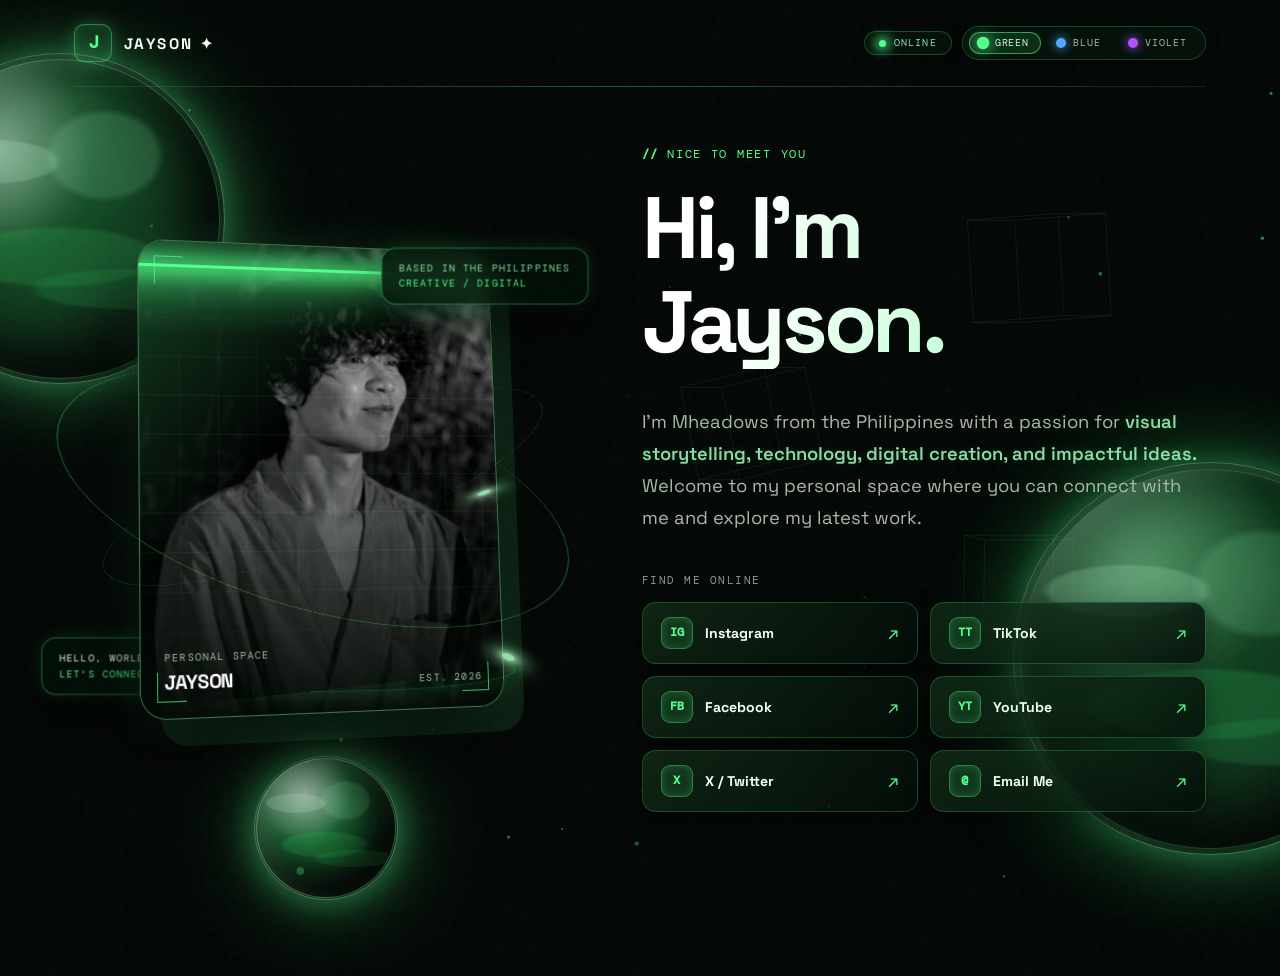
<file: index.html>
<!DOCTYPE html>
<html lang="en">
<head>
<meta charset="utf-8">
<meta name="viewport" content="width=device-width, initial-scale=1">

<title>Welcome to my website!!!</title>
<meta name="description" content="Jayson from the Philippines — visual storytelling, technology, digital creation and impactful ideas. Connect with me and explore my latest work.">
<meta name="author" content="Jayson Doctolero">
<meta name="color-scheme" content="dark">
<!-- Kept in sync with the page background by the accent switch below. -->
<meta name="theme-color" content="hsl(150, 50%, 1.6%)">

<meta property="og:type" content="website">
<meta property="og:title" content="Jayson Doctolero">
<meta property="og:description" content="Visual storytelling, technology and digital creation. Find me online.">
<meta property="og:image" content="https://d1yei2z3i6k35z.cloudfront.net/16184628/6a70d5f48c3a36.06129143_735625226_3231059343950429_7982768974698142953_n.jpg">
<meta name="twitter:card" content="summary_large_image">

<link rel="icon" href="data:image/svg+xml,%3Csvg xmlns='http://www.w3.org/2000/svg' viewBox='0 0 32 32'%3E%3Crect width='32' height='32' rx='8' fill='%23061109'/%3E%3Ctext x='16' y='23' font-family='monospace' font-size='19' font-weight='bold' fill='%2355ff8b' text-anchor='middle'%3EJ%3C/text%3E%3C/svg%3E">

<!-- Was an @import at the top of the stylesheet; a <link> here starts the font
     download in parallel with the CSS instead of after it. Same two families. -->
<link rel="preconnect" href="https://fonts.googleapis.com">
<link rel="preconnect" href="https://fonts.gstatic.com" crossorigin>
<link rel="stylesheet" href="https://fonts.googleapis.com/css2?family=DM+Mono:ital,wght@0,400;0,500;1,400&amp;family=Space+Grotesk:wght@400;500;600;700;800&amp;display=swap">

<style>
  /* Standalone-document reset. systeme.io supplied these rules around the raw
     HTML block; as its own page the document has to zero the default body
     margin itself, and paint the page background on <html> so the iOS
     overscroll area and the browser chrome match instead of flashing white. */
  html {
    --ps-h: 139;
    background-color: hsl(calc(var(--ps-h) + 11), 50%, 1.6%);
    -webkit-text-size-adjust: 100%;
    text-size-adjust: 100%;
  }

  /* Mirrors of the accent switch, so the overscroll colour follows the theme. */
  html[data-ps-theme="blue"] { --ps-h: 210; }
  html[data-ps-theme="violet"] { --ps-h: 272; }

  body {
    margin: 0;
    padding: 0;
    background-color: transparent;
  }
</style>

<style>
  /* The DM Mono + Space Grotesk @import moved to a <link> in the head above. */

  .ps-jayson-root,
  .ps-jayson-root * {
    box-sizing: border-box;
    margin: 0;
    padding: 0;
  }

  /* Every colour on the page is derived from this single hue, so the theme
     buttons only have to change one number. 139 = the original green. */
  .ps-jayson-root {
    --ps-h: 139;
  }

  .ps-jayson-root[data-ps-theme="blue"] { --ps-h: 210; }
  .ps-jayson-root[data-ps-theme="violet"] { --ps-h: 272; }

  .ps-jayson-root {
    --bg: hsl(calc(var(--ps-h) + 11), 50%, 1.6%);
    --accent: hsl(calc(var(--ps-h) + 0.1), 100%, 66.7%);
    --accent-glow: hsla(calc(var(--ps-h) + 0.1), 100%, 66.7%, 0.45);
    --accent-soft: hsla(calc(var(--ps-h) + 0.3), 100%, 82.4%, 0.85);
    --accent-dark: hsl(calc(var(--ps-h) + 4.3), 82.7%, 15.9%);
    --text: hsl(calc(var(--ps-h) - 5.2), 100%, 97.5%);
    --muted: hsl(calc(var(--ps-h) - 10), 12.7%, 69%);
    --line: hsla(calc(var(--ps-h) + 0.1), 100%, 66.7%, 0.22);
    --panel-bg: hsla(calc(var(--ps-h) + 1), 55.6%, 5.3%, 0.75);

    position: relative;
    width: 100%;
    min-height: 100vh;
    overflow-x: hidden;
    color: var(--text);
    background-color: var(--bg);
    font-family: "Space Grotesk", -apple-system, BlinkMacSystemFont, "Segoe UI", Roboto, sans-serif;
    isolation: isolate;
    perspective: 1200px;
    -webkit-font-smoothing: antialiased;
  }

  .ps-jayson-root a {
    color: inherit;
    text-decoration: none;
  }

  /* Interactive 3D Canvas Background */
  #ps3dCanvas {
    position: absolute;
    top: 0;
    left: 0;
    width: 100%;
    height: 100%;
    z-index: -6;
    pointer-events: none;
    display: block;
  }

  /* Animated 3D Perspective Grid */
  .ps-grid-3d {
    position: absolute;
    z-index: -5;
    top: -30%;
    left: -40%;
    width: 180%;
    height: 150%;
    opacity: 0.32;
    pointer-events: none;
    background-image:
      linear-gradient(var(--line) 1.5px, transparent 1.5px),
      linear-gradient(90deg, var(--line) 1.5px, transparent 1.5px);
    background-size: 60px 60px;
    transform: perspective(600px) rotateX(68deg) translateY(-12%) translateZ(-50px);
    transform-origin: center top;
    animation: ps-grid-scroll 14s linear infinite;
  }

  @keyframes ps-grid-scroll {
    from { background-position: 0 0; }
    to { background-position: 0 60px; }
  }

  /* Glowing 3D Orbs with Depth */
  .ps-orb-3d {
    position: absolute;
    z-index: -4;
    border-radius: 50%;
    pointer-events: none;
    transform-style: preserve-3d;
    filter: drop-shadow(0 0 45px var(--accent-glow));
    isolation: isolate;
  }

  /* Moving surface beneath fixed lighting creates spherical planet rotation. */
  .ps-orb-3d::before {
    content: "";
    position: absolute;
    inset: 0;
    z-index: -1;
    border-radius: 50%;
    background-image:
      radial-gradient(ellipse 22% 14% at 14% 32%, hsla(calc(var(--ps-h) - 1.4), 100%, 86.7%, 0.34) 0 46%, transparent 52%),
      radial-gradient(ellipse 30% 18% at 42% 62%, hsla(calc(var(--ps-h) - 1.2), 65.3%, 51.4%, 0.28) 0 48%, transparent 55%),
      radial-gradient(ellipse 18% 28% at 67% 30%, hsla(var(--ps-h), 100%, 79.6%, 0.25) 0 45%, transparent 53%),
      radial-gradient(ellipse 28% 12% at 88% 72%, hsla(calc(var(--ps-h) - 0.6), 62%, 43.3%, 0.3) 0 48%, transparent 56%),
      radial-gradient(circle at 28% 24%, hsla(calc(var(--ps-h) - 1), 100%, 94.1%, 0.34), hsla(calc(var(--ps-h) - 1.8), 100%, 59.6%, 0.09) 38%, transparent 70%);
    background-size: 200% 100%, 200% 100%, 200% 100%, 200% 100%, 100% 100%;
    background-position: 0 0, 35% 0, 70% 0, 105% 0, 0 0;
    background-repeat: repeat-x, repeat-x, repeat-x, repeat-x, no-repeat;
    mix-blend-mode: screen;
    opacity: 0.64;
    animation: ps-planet-rotate 20s linear infinite;
    -webkit-animation: ps-planet-rotate 20s linear infinite;
    will-change: background-position;
  }

  .ps-orb-3d::after {
    content: "";
    position: absolute;
    inset: -2%;
    z-index: 1;
    border-radius: 50%;
    border: 1px solid hsla(calc(var(--ps-h) + 0.3), 100%, 82.4%, 0.48);
    box-shadow:
      0 0 24px 5px hsla(calc(var(--ps-h) + 0.1), 100%, 66.7%, 0.28),
      inset 12px 8px 22px hsla(calc(var(--ps-h) - 3.6), 100%, 93.1%, 0.2),
      inset -26px -20px 38px rgba(0, 0, 0, 0.58);
    opacity: 0.7;
    animation: ps-planet-glow 4.5s ease-in-out infinite;
    -webkit-animation: ps-planet-glow 4.5s ease-in-out infinite;
    pointer-events: none;
  }

  @keyframes ps-planet-rotate {
    from { background-position: 0 0, 35% 0, 70% 0, 105% 0, 0 0; }
    to { background-position: 200% 0, 235% 0, 270% 0, 305% 0, 0 0; }
  }

  @-webkit-keyframes ps-planet-rotate {
    from { background-position: 0 0, 35% 0, 70% 0, 105% 0, 0 0; }
    to { background-position: 200% 0, 235% 0, 270% 0, 305% 0, 0 0; }
  }

  @keyframes ps-planet-glow {
    0%, 100% { opacity: 0.48; transform: scale(0.98); }
    50% { opacity: 0.95; transform: scale(1.04); }
  }

  @-webkit-keyframes ps-planet-glow {
    0%, 100% { opacity: 0.48; -webkit-transform: scale(0.98); }
    50% { opacity: 0.95; -webkit-transform: scale(1.04); }
  }

  .ps-orb-3d.one {
    top: 6%;
    left: -100px;
    width: 320px;
    height: 320px;
    border: 1px solid hsla(calc(var(--ps-h) + 0.1), 100%, 66.7%, 0.35);
    background: radial-gradient(circle at 30% 28%, hsla(calc(var(--ps-h) + 0.1), 100%, 87.1%, 0.45), hsla(calc(var(--ps-h) - 1.5), 100%, 59%, 0.12) 30%, hsla(calc(var(--ps-h) + 3.5), 66.7%, 2.4%, 0.05) 70%);
    box-shadow: inset -28px -30px 80px rgba(0, 0, 0, 0.75), 0 0 80px hsla(calc(var(--ps-h) + 0.1), 100%, 66.7%, 0.2);
    animation: ps-float-orb1 11s ease-in-out infinite alternate;
  }

  .ps-orb-3d.two {
    top: 48%;
    right: -120px;
    width: 380px;
    height: 380px;
    border: 1px solid hsla(calc(var(--ps-h) + 0.1), 100%, 66.7%, 0.22);
    background: radial-gradient(circle at 35% 25%, hsla(calc(var(--ps-h) - 1.1), 100%, 68.4%, 0.3), hsla(calc(var(--ps-h) - 1.3), 86.7%, 17.6%, 0.18) 35%, hsla(calc(var(--ps-h) - 1.9), 63.6%, 2.2%, 0.05) 75%);
    box-shadow: inset -40px -38px 100px rgba(0, 0, 0, 0.8), 0 0 100px hsla(calc(var(--ps-h) - 1.7), 100%, 57.1%, 0.18);
    animation: ps-float-orb2 14s ease-in-out infinite alternate;
  }

  .ps-orb-3d.three {
    bottom: 8%;
    left: 20%;
    width: 140px;
    height: 140px;
    border: 1px solid hsla(calc(var(--ps-h) + 0.3), 100%, 82.4%, 0.4);
    background: radial-gradient(circle at 35% 25%, hsla(calc(var(--ps-h) - 1.2), 100%, 92.7%, 0.6), hsla(calc(var(--ps-h) - 1.5), 98.1%, 57.6%, 0.18) 35%, transparent 70%);
    box-shadow: inset -18px -20px 40px rgba(0, 0, 0, 0.7), 0 0 50px hsla(calc(var(--ps-h) + 0.1), 100%, 66.7%, 0.25);
    animation: ps-float-orb3 9s ease-in-out infinite alternate;
  }

  @keyframes ps-float-orb1 {
    0% { transform: translate3d(0, 0, 0); }
    100% { transform: translate3d(55px, 45px, 60px); }
  }

  @keyframes ps-float-orb2 {
    0% { transform: translate3d(0, 0, 0); }
    100% { transform: translate3d(-50px, -40px, -80px); }
  }

  @keyframes ps-float-orb3 {
    0% { transform: translate3d(0, 0, 0) scale(1); }
    100% { transform: translate3d(38px, -32px, 40px) scale(1.18); }
  }

  .ps-noise-overlay {
    position: absolute;
    z-index: -2;
    inset: 0;
    pointer-events: none;
    opacity: 0.035;
    background-image: url("data:image/svg+xml,%3Csvg viewBox='0 0 200 200' xmlns='http://www.w3.org/2000/svg'%3E%3Cfilter id='n'%3E%3CfeTurbulence type='fractalNoise' baseFrequency='.85' numOctaves='3' stitchTiles='stitch'/%3E%3C/filter%3E%3Crect width='100%25' height='100%25' filter='url(%23n)' opacity='.8'/%3E%3C/svg%3E");
  }

  /* Layout Wrapper */
  .ps-container {
    width: min(1140px, calc(100% - 36px));
    margin: 0 auto;
    padding: 0 4px;
  }

  /* Navigation Header - Logo Removed */
  .ps-header {
    position: relative;
    display: flex;
    align-items: center;
    justify-content: space-between;
    gap: 16px;
    flex-wrap: wrap;
    padding: 24px 0;
    border-bottom: 1px solid hsla(calc(var(--ps-h) + 0.1), 100%, 66.7%, 0.12);
  }

  .ps-header::after {
    content: "";
    position: absolute;
    left: 0;
    bottom: -1px;
    width: 100%;
    height: 1px;
    background: linear-gradient(90deg, transparent, var(--accent), transparent);
    transform: scaleX(0);
    transform-origin: center;
  }

  .ps-jayson-root.is-ready .ps-header::after {
    animation: ps-line-draw 1.1s .55s cubic-bezier(.16, 1, .3, 1) forwards;
  }

  .ps-brand-mark,
  .ps-status-pill,
  .ps-theme-switch {
    opacity: 0;
    filter: blur(8px);
  }

  .ps-brand-mark { transform: translate3d(-28px, -10px, 0); }
  .ps-status-pill { transform: translate3d(28px, -10px, 0); }
  .ps-theme-switch { transform: translate3d(28px, -10px, 0); }

  .ps-jayson-root.is-ready .ps-brand-mark,
  .ps-jayson-root.is-ready .ps-status-pill,
  .ps-jayson-root.is-ready .ps-theme-switch {
    animation: ps-header-arrive .8s cubic-bezier(.16, 1, .3, 1) forwards;
  }

  .ps-jayson-root.is-ready .ps-status-pill { animation-delay: .16s; }
  .ps-jayson-root.is-ready .ps-theme-switch { animation-delay: .24s; }

  @keyframes ps-header-arrive {
    to { opacity: 1; filter: blur(0); transform: translate3d(0, 0, 0); }
  }

  @keyframes ps-line-draw {
    50% { transform: scaleX(1); opacity: 1; }
    100% { transform: scaleX(1); opacity: .22; }
  }

  .ps-brand-mark {
    display: inline-flex;
    align-items: center;
    gap: 12px;
  }

  .ps-brand-badge {
    display: flex;
    align-items: center;
    justify-content: center;
    width: 38px;
    height: 38px;
    border-radius: 10px;
    border: 1px solid hsla(calc(var(--ps-h) + 0.1), 100%, 66.7%, 0.4);
    background: hsla(calc(var(--ps-h) + 0.1), 100%, 66.7%, 0.1);
    color: var(--accent);
    font: 700 1.1rem/1 "DM Mono", monospace;
    box-shadow: 0 0 18px hsla(calc(var(--ps-h) + 0.1), 100%, 66.7%, 0.25), inset 0 0 10px hsla(calc(var(--ps-h) + 0.1), 100%, 66.7%, 0.15);
    transform-style: preserve-3d;
    transition: transform 0.3s cubic-bezier(0.175, 0.885, 0.32, 1.275);
  }

  .ps-brand-mark:hover .ps-brand-badge {
    transform: rotateY(180deg) scale(1.08);
  }

  .ps-brand-text {
    color: var(--text);
    font-size: 0.95rem;
    font-weight: 800;
    letter-spacing: 0.16em;
    text-transform: uppercase;
  }

  .ps-status-pill {
    display: inline-flex;
    align-items: center;
    gap: 8px;
    padding: 6px 14px;
    border-radius: 20px;
    border: 1px solid hsla(calc(var(--ps-h) + 0.1), 100%, 66.7%, 0.25);
    background: hsla(calc(var(--ps-h) + 3.1), 61.3%, 6.1%, 0.65);
    color: var(--accent-soft);
    font: 0.65rem/1 "DM Mono", monospace;
    letter-spacing: 0.1em;
    text-transform: uppercase;
    box-shadow: 0 4px 15px rgba(0, 0, 0, 0.3);
    backdrop-filter: blur(8px);
    -webkit-backdrop-filter: blur(8px);
  }

  .ps-status-pill::before {
    content: "";
    width: 7px;
    height: 7px;
    border-radius: 50%;
    background: var(--accent);
    box-shadow: 0 0 12px 3px var(--accent);
    animation: ps-pulse-dot 1.8s infinite ease-in-out;
  }

  @keyframes ps-pulse-dot {
    0%, 100% { opacity: 1; transform: scale(1); }
    50% { opacity: 0.35; transform: scale(0.65); }
  }

  /* Header right-hand cluster: status pill + theme switch */
  .ps-header-tools {
    display: inline-flex;
    align-items: center;
    gap: 10px;
    flex-wrap: wrap;
    justify-content: flex-end;
  }

  /* Accent Theme Switch */
  .ps-theme-switch {
    display: inline-flex;
    align-items: center;
    gap: 6px;
    padding: 5px 6px;
    border-radius: 20px;
    border: 1px solid var(--line);
    background: var(--panel-bg);
    box-shadow: 0 4px 15px rgba(0, 0, 0, 0.3);
    backdrop-filter: blur(8px);
    -webkit-backdrop-filter: blur(8px);
  }

  .ps-theme-btn {
    display: inline-flex;
    align-items: center;
    gap: 7px;
    padding: 5px 11px 5px 8px;
    border: 1px solid transparent;
    border-radius: 16px;
    background: transparent;
    color: var(--muted);
    font: 0.6rem/1 "DM Mono", monospace;
    letter-spacing: 0.1em;
    text-transform: uppercase;
    cursor: pointer;
    transition: color 0.25s ease, border-color 0.25s ease, background 0.25s ease, transform 0.25s ease;
    -webkit-appearance: none;
    appearance: none;
  }

  .ps-theme-btn:hover {
    color: var(--text);
    transform: translateY(-1px);
  }

  .ps-theme-btn:focus-visible {
    outline: 2px solid hsl(var(--ps-swatch-h), 100%, 66.7%);
    outline-offset: 2px;
  }

  .ps-theme-btn[aria-pressed="true"] {
    border-color: hsla(var(--ps-swatch-h), 100%, 66.7%, 0.55);
    background: hsla(var(--ps-swatch-h), 100%, 66.7%, 0.12);
    color: hsl(var(--ps-swatch-h), 100%, 88%);
  }

  /* Each swatch shows the colour it applies, whatever the active theme is. */
  .ps-theme-dot {
    width: 10px;
    height: 10px;
    border-radius: 50%;
    background: hsl(var(--ps-swatch-h), 100%, 66.7%);
    box-shadow: 0 0 10px 2px hsla(var(--ps-swatch-h), 100%, 66.7%, 0.55);
    transition: transform 0.25s ease;
  }

  .ps-theme-btn[aria-pressed="true"] .ps-theme-dot {
    transform: scale(1.25);
  }

  /* Main Hero Grid */
  .ps-hero-grid {
    display: grid;
    grid-template-columns: 1fr 1.15fr;
    align-items: center;
    gap: clamp(32px, 6vw, 90px);
    min-height: calc(100vh - 90px);
    padding: 40px 0 70px;
  }

  /* 3D Interactive Photo Scene */
  .ps-photo-stage {
    position: relative;
    min-height: 520px;
    display: flex;
    align-items: center;
    justify-content: center;
    perspective: 1200px;
    transform-style: preserve-3d;
  }

  .ps-photo-stage .ps-ring-3d,
  .ps-photo-stage .ps-badge-3d,
  .ps-photo-stage .ps-card-3d,
  .ps-photo-stage::before {
    opacity: 0;
  }

  .ps-photo-stage.is-visible .ps-card-3d {
    animation: ps-card-materialize 1.05s .18s cubic-bezier(.16, 1, .3, 1) forwards;
  }

  .ps-photo-stage.is-visible .ps-ring-3d { opacity: 1; }
  .ps-photo-stage.is-visible .ps-badge-3d { opacity: 1; }
  .ps-photo-stage.is-visible::before {
    opacity: 1;
    animation: ps-projector-pulse 3.8s .55s ease-in-out infinite;
  }

  .ps-photo-stage.is-visible .ps-card-inner {
    animation: ps-image-resolve 1.2s .2s cubic-bezier(.16, 1, .3, 1) both;
  }

  .ps-photo-stage.is-visible .ps-hud-corners,
  .ps-photo-stage.is-visible .ps-reticle {
    animation: ps-hud-lock .75s 1.05s cubic-bezier(.16, 1, .3, 1) both;
  }

  @keyframes ps-card-materialize {
    0% { opacity: 0; filter: blur(15px) brightness(1.7); }
    55% { opacity: 1; filter: blur(2px) brightness(1.28); }
    100% { opacity: 1; filter: blur(0) brightness(1); }
  }

  @keyframes ps-image-resolve {
    0% { opacity: 0; clip-path: inset(48% 0 48% 0); }
    100% { opacity: 1; clip-path: inset(0 0 0 0); }
  }

  @keyframes ps-hud-lock {
    0% { opacity: 0; filter: blur(7px); }
    55% { opacity: 1; filter: blur(0); }
    100% { opacity: .7; filter: blur(0); }
  }

  .ps-photo-stage::before {
    content: "";
    position: absolute;
    left: 50%;
    bottom: 4%;
    width: min(390px, 88%);
    height: 92px;
    border: 1px solid hsla(calc(var(--ps-h) + 0.1), 100%, 66.7%, 0.28);
    border-radius: 50%;
    background: radial-gradient(ellipse, hsla(calc(var(--ps-h) + 0.1), 100%, 66.7%, 0.22), hsla(calc(var(--ps-h) + 0.1), 100%, 66.7%, 0.04) 48%, transparent 72%);
    box-shadow: 0 0 44px hsla(calc(var(--ps-h) + 0.1), 100%, 66.7%, 0.2), inset 0 0 26px hsla(calc(var(--ps-h) + 0.1), 100%, 66.7%, 0.12);
    transform: translateX(-50%) rotateX(72deg);
    animation: none;
    pointer-events: none;
    z-index: 1;
  }

  @keyframes ps-projector-pulse {
    0%, 100% { opacity: 0.45; transform: translateX(-50%) rotateX(72deg) scale(.94); }
    50% { opacity: 0.9; transform: translateX(-50%) rotateX(72deg) scale(1.04); }
  }

  /* Primary 3D Orbit Ring & Glowing Circles */
  .ps-ring-3d {
    position: absolute;
    top: 50%;
    left: 50%;
    width: clamp(380px, 120%, 520px);
    height: clamp(380px, 120%, 520px);
    border: 1.5px solid hsla(calc(var(--ps-h) + 0.1), 100%, 66.7%, 0.35);
    border-radius: 50%;
    transform: translate(-50%, -50%) rotateX(65deg) rotateY(15deg);
    animation: ps-spin-ring 14s linear infinite;
    -webkit-animation: ps-spin-ring 14s linear infinite;
    transform-style: preserve-3d;
    -webkit-transform-style: preserve-3d;
    transform-origin: center center;
    -webkit-transform-origin: center center;
    backface-visibility: visible;
    -webkit-backface-visibility: visible;
    will-change: transform;
    pointer-events: none;
    z-index: 8;
  }

  .ps-ring-3d::before {
    content: "";
    position: absolute;
    top: -7px;
    left: 20%;
    width: 14px;
    height: 14px;
    border-radius: 50%;
    background: #ffffff;
    box-shadow: 0 0 25px 8px var(--accent), 0 0 10px #ffffff;
  }

  .ps-ring-3d::after {
    content: "";
    position: absolute;
    bottom: -6px;
    right: 18%;
    width: 11px;
    height: 11px;
    border-radius: 50%;
    background: var(--accent-soft);
    box-shadow: 0 0 20px 6px var(--accent-soft), 0 0 8px #ffffff;
  }

  /* Secondary Counter-Orbiting 3D Ring */
  .ps-ring-3d.ring-2 {
    width: clamp(340px, 105%, 460px);
    height: clamp(340px, 105%, 460px);
    border: 1px dashed hsla(calc(var(--ps-h) + 0.1), 100%, 66.7%, 0.25);
    transform: translate(-50%, -50%) rotateX(75deg) rotateY(-20deg);
    animation: ps-spin-ring-rev 18s linear infinite;
    -webkit-animation: ps-spin-ring-rev 18s linear infinite;
    z-index: 7;
  }

  .ps-ring-3d.ring-2::before {
    content: "";
    position: absolute;
    top: 25%;
    right: -5px;
    width: 9px;
    height: 9px;
    border-radius: 50%;
    background: var(--accent);
    box-shadow: 0 0 18px 5px var(--accent);
  }

  @keyframes ps-spin-ring {
    0% { transform: translate(-50%, -50%) rotateX(65deg) rotateY(15deg) rotateZ(0deg); }
    100% { transform: translate(-50%, -50%) rotateX(65deg) rotateY(15deg) rotateZ(360deg); }
  }

  @keyframes ps-spin-ring-rev {
    0% { transform: translate(-50%, -50%) rotateX(75deg) rotateY(-20deg) rotateZ(360deg); }
    100% { transform: translate(-50%, -50%) rotateX(75deg) rotateY(-20deg) rotateZ(0deg); }
  }

  /* Main 3D Perspective Photo Card */
  .ps-card-3d {
    position: relative;
    width: min(360px, 86%);
    aspect-ratio: 0.78;
    border-radius: 26px;
    border: 1px solid hsla(calc(var(--ps-h) + 0.6), 100%, 78.4%, 0.4);
    background: hsl(calc(var(--ps-h) - 5.2), 52%, 4.9%);
    box-shadow:
      0 30px 80px rgba(0, 0, 0, 0.75),
      20px 25px 0 hsla(calc(var(--ps-h) + 0.1), 100%, 66.7%, 0.12),
      0 0 40px hsla(calc(var(--ps-h) + 0.1), 100%, 66.7%, 0.15);
    transform-style: preserve-3d;
    transform: rotateY(12deg) rotateX(6deg) translateZ(20px);
    transition: transform 0.4s cubic-bezier(0.2, 0.8, 0.2, 1), box-shadow 0.3s ease;
    cursor: pointer;
    overflow: hidden;
    will-change: transform;
  }

  .ps-card-3d::before {
    content: "";
    position: absolute;
    inset: -1px;
    z-index: 8;
    border-radius: inherit;
    padding: 1px;
    background: conic-gradient(from var(--ps-edge-angle, 0deg), transparent 0 24%, hsla(calc(var(--ps-h) - 0.1), 100%, 86.3%, .9) 30%, transparent 38% 74%, hsla(calc(var(--ps-h) + 0.1), 100%, 66.7%, .6) 82%, transparent 90%);
    -webkit-mask: linear-gradient(#000 0 0) content-box, linear-gradient(#000 0 0);
    -webkit-mask-composite: xor;
            mask-composite: exclude;
    pointer-events: none;
    opacity: .72;
  }

  @supports not ((mask-composite: exclude) or (-webkit-mask-composite: xor)) {
    .ps-card-3d::before {
      inset: 0;
      padding: 0;
      background: transparent;
      border: 1px solid hsla(calc(var(--ps-h) - 0.1), 100%, 86.3%, .72);
      box-shadow: inset 0 0 18px hsla(calc(var(--ps-h) + 0.1), 100%, 66.7%, .16);
    }
  }

  .ps-card-3d:hover {
    box-shadow:
      0 35px 90px rgba(0, 0, 0, 0.85),
      26px 30px 0 hsla(calc(var(--ps-h) + 0.1), 100%, 66.7%, 0.18),
      0 0 60px hsla(calc(var(--ps-h) + 0.1), 100%, 66.7%, 0.3);
  }

  .ps-card-inner {
    position: relative;
    width: 100%;
    height: 100%;
    transform-style: preserve-3d;
  }

  .ps-photo-img {
    display: block;
    width: 100%;
    height: 100%;
    object-fit: cover;
    object-position: center top;
    filter: grayscale(100%) contrast(1.15) brightness(0.92);
    transform: scale(1.03) translateZ(0);
    transition: transform 0.4s ease;
  }

  .ps-card-3d:hover .ps-photo-img {
    transform: scale(1.08) translateZ(10px);
  }

  /* Dynamic Glare Light */
  .ps-glare {
    position: absolute;
    inset: 0;
    z-index: 4;
    pointer-events: none;
    background: radial-gradient(circle at 50% 0%, rgba(255, 255, 255, 0.32), transparent 70%);
    opacity: 0.4;
    mix-blend-mode: overlay;
    transform: translateZ(30px);
    transition: opacity 0.2s ease;
  }

  .ps-card-overlay {
    position: absolute;
    z-index: 2;
    inset: 0;
    pointer-events: none;
    background:
      linear-gradient(135deg, hsla(calc(var(--ps-h) + 0.1), 100%, 66.7%, 0.25) 0%, transparent 40%),
      linear-gradient(0deg, hsla(calc(var(--ps-h) - 1.9), 63.6%, 2.2%, 0.95) 0%, hsla(calc(var(--ps-h) - 1.9), 63.6%, 2.2%, 0.2) 60%, transparent 100%);
    transform: translateZ(15px);
  }

  .ps-holo-grid {
    position: absolute;
    z-index: 3;
    inset: 0;
    pointer-events: none;
    opacity: .2;
    background-image:
      linear-gradient(hsla(calc(var(--ps-h) + 0.1), 100%, 77.8%, .26) 1px, transparent 1px),
      linear-gradient(90deg, hsla(calc(var(--ps-h) + 0.1), 100%, 77.8%, .2) 1px, transparent 1px);
    background-size: 38px 38px;
    -webkit-mask-image: linear-gradient(to bottom, transparent 4%, #000 32%, #000 68%, transparent 96%);
            mask-image: linear-gradient(to bottom, transparent 4%, #000 32%, #000 68%, transparent 96%);
    mix-blend-mode: screen;
    transform: translateZ(22px);
  }

  .ps-hud-corners {
    position: absolute;
    z-index: 7;
    inset: 15px;
    pointer-events: none;
    transform: translateZ(48px);
    background:
      linear-gradient(var(--accent), var(--accent)) left top / 28px 1px no-repeat,
      linear-gradient(var(--accent), var(--accent)) left top / 1px 28px no-repeat,
      linear-gradient(var(--accent), var(--accent)) right top / 28px 1px no-repeat,
      linear-gradient(var(--accent), var(--accent)) right top / 1px 28px no-repeat,
      linear-gradient(var(--accent), var(--accent)) left bottom / 28px 1px no-repeat,
      linear-gradient(var(--accent), var(--accent)) left bottom / 1px 28px no-repeat,
      linear-gradient(var(--accent), var(--accent)) right bottom / 28px 1px no-repeat,
      linear-gradient(var(--accent), var(--accent)) right bottom / 1px 28px no-repeat;
    opacity: .58;
  }

  .ps-reticle {
    position: absolute;
    z-index: 7;
    top: 36%;
    left: 50%;
    width: 74px;
    height: 74px;
    border: 1px solid hsla(calc(var(--ps-h) - 0.1), 100%, 86.3%, .62);
    border-radius: 50%;
    box-shadow: 0 0 22px hsla(calc(var(--ps-h) + 0.1), 100%, 66.7%, .18), inset 0 0 18px hsla(calc(var(--ps-h) + 0.1), 100%, 66.7%, .12);
    transform: translate3d(-50%, -50%, 56px);
    transition: left .18s ease-out, top .18s ease-out;
    pointer-events: none;
    opacity: .7;
  }

  .ps-reticle::before,
  .ps-reticle::after {
    content: "";
    position: absolute;
    inset: 50% auto auto 50%;
    background: hsla(calc(var(--ps-h) - 0.1), 100%, 86.3%, .7);
    transform: translate(-50%, -50%);
  }

  .ps-reticle::before { width: 96px; height: 1px; }
  .ps-reticle::after { width: 1px; height: 96px; }

  .ps-scan-line {
    position: absolute;
    z-index: 5;
    left: -10%;
    width: 120%;
    height: 3px;
    top: 5%;
    background: hsl(calc(var(--ps-h) + 0.1), 100%, 66.7%);
    box-shadow: 0 0 18px 4px hsl(calc(var(--ps-h) + 0.1), 100%, 66.7%), 0 0 35px 8px hsla(calc(var(--ps-h) + 0.1), 100%, 66.7%, 0.6);
    animation: ps-scan-anim 4s ease-in-out infinite !important;
    -webkit-animation: ps-scan-anim 4s ease-in-out infinite !important;
    pointer-events: none;
    transform: translateZ(12px);
    -webkit-transform: translateZ(12px);
    will-change: top, opacity;
  }

  .ps-scan-beam {
    position: absolute;
    z-index: 4;
    left: 0;
    width: 100%;
    height: 70px;
    top: 5%;
    background: linear-gradient(180deg, hsla(calc(var(--ps-h) + 0.1), 100%, 66.7%, 0.28) 0%, transparent 100%);
    animation: ps-beam-anim 4s ease-in-out infinite !important;
    -webkit-animation: ps-beam-anim 4s ease-in-out infinite !important;
    pointer-events: none;
    transform: translateZ(10px);
    -webkit-transform: translateZ(10px);
    will-change: top, opacity;
  }

  @keyframes ps-scan-anim {
    0%, 100% { top: 5%; opacity: 0; }
    15%, 85% { opacity: 0.95; }
    50% { top: 92%; opacity: 1; }
  }

  @keyframes ps-beam-anim {
    0%, 100% { top: 5%; opacity: 0; }
    15%, 85% { opacity: 0.7; }
    50% { top: calc(92% - 70px); opacity: 0.85; }
  }

  .ps-card-caption {
    position: absolute;
    z-index: 6;
    bottom: 22px;
    left: 22px;
    right: 22px;
    display: flex;
    align-items: flex-end;
    justify-content: space-between;
    gap: 12px;
    transform: translateZ(45px);
  }

  .ps-card-caption small {
    display: block;
    color: hsla(calc(var(--ps-h) - 5.3), 100%, 93.1%, 0.7);
    font: 0.62rem/1.3 "DM Mono", monospace;
    letter-spacing: 0.12em;
    text-transform: uppercase;
  }

  .ps-card-caption strong {
    display: block;
    margin-top: 4px;
    color: #ffffff;
    font-size: 1.15rem;
    font-weight: 800;
    letter-spacing: -0.02em;
    text-shadow: 0 2px 10px rgba(0, 0, 0, 0.8);
  }

  /* Floating 3D Badges */
  .ps-badge-3d {
    position: absolute;
    z-index: 10;
    padding: 12px 16px;
    border-radius: 14px;
    border: 1px solid hsla(calc(var(--ps-h) + 0.1), 100%, 66.7%, 0.35);
    background: hsla(calc(var(--ps-h) + 1), 71.4%, 4.1%, 0.82);
    box-shadow:
      0 20px 40px rgba(0, 0, 0, 0.6),
      0 0 20px hsla(calc(var(--ps-h) + 0.1), 100%, 66.7%, 0.15);
    color: var(--accent-soft);
    font: 0.62rem/1.45 "DM Mono", monospace;
    letter-spacing: 0.08em;
    backdrop-filter: blur(14px);
    -webkit-backdrop-filter: blur(14px);
    transform-style: preserve-3d;
    animation: ps-float-badge 5s ease-in-out infinite alternate;
  }

  .ps-badge-3d.badge-1 {
    top: 8%;
    right: -2%;
    transform: translateZ(60px);
  }

  .ps-badge-3d.badge-2 {
    bottom: 10%;
    left: -4%;
    color: hsl(calc(var(--ps-h) - 7), 100%, 97.1%);
    animation-delay: -2.5s;
    transform: translateZ(55px);
  }

  @keyframes ps-float-badge {
    0% { transform: translateY(0) translateZ(50px) rotateX(0deg); }
    100% { transform: translateY(-14px) translateZ(70px) rotateX(6deg); }
  }

  /* Intro Column */
  .ps-intro-content {
    position: relative;
    transform-style: preserve-3d;
  }

  .ps-eyebrow-tag {
    display: inline-flex;
    align-items: center;
    gap: 8px;
    color: var(--accent);
    font: 0.72rem/1 "DM Mono", monospace;
    letter-spacing: 0.15em;
    text-transform: uppercase;
  }

  .ps-eyebrow-tag::before {
    content: "//";
    font-weight: 700;
  }

  .ps-main-title {
    max-width: 680px;
    margin: 18px 0 0;
    font-size: clamp(3.2rem, 6.8vw, 6.5rem);
    font-weight: 800;
    line-height: 1.08;
    letter-spacing: -0.05em;
    padding-bottom: 0.12em;
  }

  .ps-title-line {
    display: block;
    opacity: 0;
    transform: translate3d(0, 58px, -70px) rotateX(14deg);
    transform-origin: left bottom;
    filter: blur(10px);
    color: transparent;
    background: linear-gradient(115deg, #ffffff 8%, hsl(calc(var(--ps-h) + 0.3), 100%, 82.4%) 38%, var(--accent) 68%, hsl(calc(var(--ps-h) + 3.1), 70.6%, 45.3%) 92%);
    background-size: 220% 100%;
    -webkit-background-clip: text;
    background-clip: text;
  }

  .ps-intro-content.is-visible .ps-title-line {
    animation: ps-title-rise 1s cubic-bezier(.16, 1, .3, 1) forwards,
               ps-title-glow 3s 1.1s ease-in-out infinite alternate;
  }

  .ps-intro-content.is-visible .ps-title-line:first-child { animation-delay: .24s, 1.1s; }
  .ps-intro-content.is-visible .ps-title-line:last-child { animation-delay: .42s, 1.3s; }

  @keyframes ps-title-rise {
    to { opacity: 1; transform: translate3d(0, 0, 0) rotateX(0); filter: blur(0); }
  }

  @keyframes ps-title-glow {
    from {
      background-position: 100% 50%;
      filter: drop-shadow(0 0 8px hsla(calc(var(--ps-h) + 0.1), 100%, 66.7%, .28));
    }
    to {
      background-position: 0 50%;
      filter: drop-shadow(0 0 22px hsla(calc(var(--ps-h) + 0.1), 100%, 66.7%, .7));
    }
  }

  .ps-main-title em {
    display: inline-block;
    padding-bottom: 0.18em;
    margin-bottom: -0.12em;
    color: inherit;
    font-style: normal;
    background: none;
    -webkit-background-clip: border-box;
    background-clip: border-box;
    filter: none;
  }

  .ps-intro-content.is-visible .ps-main-title em {
    animation: none;
  }

  .ps-bio-text {
    max-width: 620px;
    margin: 26px 0 0;
    color: var(--muted);
    font-size: clamp(1rem, 1.6vw, 1.15rem);
    line-height: 1.75;
  }

  .ps-eyebrow-tag,
  .ps-bio-text,
  .ps-section-label {
    opacity: 0;
    transform: translateY(20px);
    filter: blur(6px);
  }

  .ps-intro-content.is-visible .ps-eyebrow-tag,
  .ps-intro-content.is-visible .ps-bio-text,
  .ps-intro-content.is-visible .ps-section-label {
    animation: ps-copy-resolve .8s cubic-bezier(.16, 1, .3, 1) forwards;
  }

  .ps-intro-content.is-visible .ps-eyebrow-tag { animation-delay: .08s; }
  .ps-intro-content.is-visible .ps-bio-text { animation-delay: .85s; }
  .ps-intro-content.is-visible .ps-section-label { animation-delay: 1.08s; }

  @keyframes ps-copy-resolve {
    to { opacity: 1; transform: translateY(0); filter: blur(0); }
  }

  .ps-bio-text strong {
    color: var(--accent-soft);
    font-weight: 600;
  }

  .ps-intro-content.is-visible .ps-bio-text strong {
    animation: ps-copy-highlight 1.1s 1.28s ease both;
  }

  @keyframes ps-copy-highlight {
    0% { color: inherit; text-shadow: 0 0 0 transparent; }
    45% { color: #fff; text-shadow: 0 0 18px hsla(calc(var(--ps-h) + 0.1), 100%, 66.7%, .72); }
    100% { color: var(--accent-soft); text-shadow: 0 0 10px hsla(calc(var(--ps-h) + 0.1), 100%, 66.7%, .18); }
  }

  .ps-section-label {
    margin: 40px 0 16px;
    color: hsla(calc(var(--ps-h) - 5.3), 100%, 93.1%, 0.6);
    font: 0.68rem/1 "DM Mono", monospace;
    letter-spacing: 0.14em;
    text-transform: uppercase;
  }

  /* 3D Social Buttons Grid */
  .ps-social-grid {
    display: grid;
    grid-template-columns: repeat(2, minmax(0, 1fr));
    gap: 12px;
    max-width: 580px;
    perspective: 1000px;
  }

  .ps-social-card {
    position: relative;
    display: flex;
    align-items: center;
    justify-content: space-between;
    min-height: 62px;
    padding: 14px 18px;
    overflow: hidden;
    border-radius: 14px;
    border: 1px solid hsla(calc(var(--ps-h) + 0.1), 100%, 66.7%, 0.22);
    background: linear-gradient(135deg, hsla(calc(var(--ps-h) - 4), 44.4%, 14.1%, 0.65), hsla(calc(var(--ps-h) + 5), 55.6%, 3.5%, 0.85));
    box-shadow: 0 8px 24px rgba(0, 0, 0, 0.4);
    transform-style: preserve-3d;
    transition: transform 0.3s cubic-bezier(0.165, 0.84, 0.44, 1), border-color 0.3s ease, background 0.3s ease, box-shadow 0.3s ease;
    opacity: 0;
    transform: translate3d(0, 24px, -30px) rotateX(8deg);
  }

  .ps-intro-content.is-visible .ps-social-card {
    opacity: 1;
    transform: translate3d(0, 0, 0) rotateX(0deg);
    filter: none;
  }

  @keyframes ps-row-arrive {
    0% {
      opacity: 0;
      transform: translate3d(0, 24px, -30px) rotateX(8deg);
      filter: blur(5px);
    }
    100% {
      opacity: 1;
      transform: translate3d(0, 0, 0) rotateX(0deg);
      filter: blur(0);
    }
  }

  @keyframes ps-row-float {
    0%, 100% { transform: translate3d(0, 0, 0); }
    50% { transform: translate3d(0, -3px, 8px); }
  }

  .ps-social-card::before {
    content: "";
    position: absolute;
    top: 0;
    left: -120%;
    width: 80%;
    height: 100%;
    background: linear-gradient(90deg, transparent, hsla(calc(var(--ps-h) - 0.4), 100%, 77.3%, 0.22), transparent);
    transform: skewX(-25deg);
    transition: left 0.6s ease;
  }

  .ps-social-card:hover {
    border-color: var(--accent);
    background: linear-gradient(135deg, hsla(calc(var(--ps-h) - 3.8), 49.6%, 24.9%, 0.75), hsla(calc(var(--ps-h) + 3.1), 57.6%, 6.5%, 0.9));
    box-shadow: 0 16px 36px rgba(0, 0, 0, 0.6), 0 0 25px hsla(calc(var(--ps-h) + 0.1), 100%, 66.7%, 0.25);
    transform: translateY(-5px) translateZ(15px) rotateX(4deg);
    opacity: 1;
    filter: none;
  }

  .ps-social-card:nth-child(even):hover {
    transform: translateY(-5px) translateZ(15px) rotateX(4deg) rotateY(-2deg);
  }

  .ps-social-card:nth-child(odd):hover {
    transform: translateY(-5px) translateZ(15px) rotateX(4deg) rotateY(2deg);
  }

  .ps-social-card:hover::before {
    left: 150%;
  }

  .ps-social-info {
    position: relative;
    z-index: 1;
    display: flex;
    align-items: center;
    gap: 12px;
    font-size: 0.88rem;
    font-weight: 700;
  }

  .ps-social-info,
  .ps-social-arrow {
    opacity: 0;
  }

  .ps-intro-content.is-visible .ps-social-info,
  .ps-intro-content.is-visible .ps-social-arrow {
    animation: ps-row-detail .5s cubic-bezier(.16, 1, .3, 1) forwards;
  }

  .ps-intro-content.is-visible .ps-social-card:nth-child(1) :is(.ps-social-info, .ps-social-arrow) { animation-delay: 1.58s; }
  .ps-intro-content.is-visible .ps-social-card:nth-child(2) :is(.ps-social-info, .ps-social-arrow) { animation-delay: 1.7s; }
  .ps-intro-content.is-visible .ps-social-card:nth-child(3) :is(.ps-social-info, .ps-social-arrow) { animation-delay: 1.82s; }
  .ps-intro-content.is-visible .ps-social-card:nth-child(4) :is(.ps-social-info, .ps-social-arrow) { animation-delay: 1.94s; }
  .ps-intro-content.is-visible .ps-social-card:nth-child(5) :is(.ps-social-info, .ps-social-arrow) { animation-delay: 2.06s; }
  .ps-intro-content.is-visible .ps-social-card:nth-child(6) :is(.ps-social-info, .ps-social-arrow) { animation-delay: 2.18s; }

  @keyframes ps-row-detail {
    from { opacity: 0; transform: translateX(-8px); }
    to { opacity: 1; transform: translateX(0); }
  }

  .ps-intro-content.is-visible .ps-social-arrow {
    animation-name: ps-arrow-detail;
  }

  @keyframes ps-arrow-detail {
    from { opacity: 0; transform: translate(-8px, 8px); }
    to { opacity: 1; transform: translate(0, 0); }
  }

  .ps-social-tag {
    display: grid;
    place-items: center;
    width: 32px;
    height: 32px;
    border-radius: 9px;
    border: 1px solid hsla(calc(var(--ps-h) + 0.1), 100%, 66.7%, 0.38);
    background: hsla(calc(var(--ps-h) + 0.1), 100%, 66.7%, 0.1);
    color: var(--accent);
    font: 700 0.78rem/1 "DM Mono", monospace;
    box-shadow: inset 0 0 8px hsla(calc(var(--ps-h) + 0.1), 100%, 66.7%, 0.2);
  }

  .ps-social-arrow {
    position: relative;
    z-index: 1;
    color: var(--accent);
    font-size: 1.1rem;
    transition: transform 0.25s ease;
  }

  .ps-social-card:hover .ps-social-arrow {
    transform: translate(5px, -5px);
  }

  /* Footer */
  .ps-footer {
    display: flex;
    align-items: center;
    justify-content: space-between;
    gap: 16px;
    padding: 28px 0 36px;
    border-top: 1px solid hsla(calc(var(--ps-h) + 0.1), 100%, 66.7%, 0.14);
    color: hsla(calc(var(--ps-h) - 5), 75%, 92.2%, 0.5);
    font: 0.64rem/1.4 "DM Mono", monospace;
    letter-spacing: 0.08em;
  }

  .ps-footer.ps-reveal-item { transform: translateY(18px); }
  .ps-footer.ps-reveal-item.is-visible { transform: translateY(0); }
  .ps-footer span { opacity: 0; }
  .ps-footer.is-visible span { animation: ps-footer-in .7s ease forwards; }
  .ps-footer.is-visible span:last-child { animation-delay: .16s; }

  @keyframes ps-footer-in {
    from { opacity: 0; transform: translateY(10px); }
    to { opacity: 1; transform: translateY(0); }
  }

  /* Reveal Animations */
  .ps-reveal-item {
    opacity: 0;
    transform: translateY(30px);
    transition: opacity 0.8s ease, transform 0.8s cubic-bezier(.16, 1, .3, 1);
  }

  .ps-reveal-item.is-visible {
    opacity: 1;
    transform: translateY(0);
  }

  /* RESPONSIVE & MOBILE COMPATIBILITY */
  @media (max-width: 880px) {
    .ps-hero-grid {
      grid-template-columns: 1fr;
      gap: 36px;
      min-height: auto;
      padding: 30px 0 60px;
    }

    .ps-photo-stage {
      order: -1;
      min-height: 420px;
    }

    .ps-card-3d {
      width: min(320px, 80vw);
      transform: rotateY(0deg) rotateX(0deg) translateZ(0);
    }

    .ps-reticle { width: 62px; height: 62px; opacity: .55; }
    .ps-reticle::before { width: 80px; }
    .ps-reticle::after { height: 80px; }

    /* Keep the decorative motion visible when mobile browsers flatten 3D layers. */
    .ps-ring-3d,
    .ps-ring-3d.ring-2 {
      transform: translate(-50%, -50%);
      -webkit-transform: translate(-50%, -50%);
      transform-style: flat;
      -webkit-transform-style: flat;
    }

    .ps-ring-3d {
      animation: ps-spin-ring-mobile 14s linear infinite !important;
      -webkit-animation: ps-spin-ring-mobile 14s linear infinite !important;
    }

    .ps-ring-3d.ring-2 {
      animation: ps-spin-ring-mobile-rev 18s linear infinite !important;
      -webkit-animation: ps-spin-ring-mobile-rev 18s linear infinite !important;
    }

    .ps-scan-line,
    .ps-scan-beam {
      transform: none;
      -webkit-transform: none;
    }

    .ps-badge-3d.badge-1 {
      right: 2%;
      top: 4%;
    }

    .ps-badge-3d.badge-2 {
      left: 2%;
      bottom: 4%;
    }

    .ps-intro-content {
      text-align: center;
    }

    .ps-eyebrow-tag {
      justify-content: center;
    }

    .ps-main-title,
    .ps-bio-text {
      margin-left: auto;
      margin-right: auto;
    }

    .ps-social-grid {
      margin-left: auto;
      margin-right: auto;
      text-align: left;
    }
  }

  @keyframes ps-spin-ring-mobile {
    from { transform: translate(-50%, -50%) rotate(0deg); }
    to { transform: translate(-50%, -50%) rotate(360deg); }
  }

  @-webkit-keyframes ps-spin-ring-mobile {
    from { -webkit-transform: translate(-50%, -50%) rotate(0deg); }
    to { -webkit-transform: translate(-50%, -50%) rotate(360deg); }
  }

  @keyframes ps-spin-ring-mobile-rev {
    from { transform: translate(-50%, -50%) rotate(360deg); }
    to { transform: translate(-50%, -50%) rotate(0deg); }
  }

  @-webkit-keyframes ps-spin-ring-mobile-rev {
    from { -webkit-transform: translate(-50%, -50%) rotate(360deg); }
    to { -webkit-transform: translate(-50%, -50%) rotate(0deg); }
  }

  @media (max-width: 540px) {
    .ps-container {
      width: min(100% - 24px, 1140px);
    }

    .ps-header {
      padding: 18px 0;
      flex-wrap: nowrap;
      gap: 10px;
    }

    /* Mobile: status + swatches stay on the brand's row, right-aligned */
    .ps-header-tools {
      flex-wrap: nowrap;
      flex: 0 0 auto;
      gap: 8px;
    }

    .ps-brand-mark {
      min-width: 0;
      gap: 10px;
    }

    .ps-brand-badge {
      width: 34px;
      height: 34px;
      font-size: 0.95rem;
      flex: 0 0 auto;
    }

    .ps-brand-text {
      font-size: 0.82rem;
      letter-spacing: 0.12em;
      white-space: nowrap;
    }

    .ps-status-pill {
      font-size: 0.58rem;
      padding: 5px 10px;
      flex: 0 0 auto;
    }

    /* Swatch dots only — the labels are what made the switch too wide */
    .ps-theme-switch {
      gap: 4px;
      padding: 4px 5px;
    }

    .ps-theme-label {
      display: none;
    }

    .ps-theme-btn {
      gap: 0;
      padding: 7px;
      border-radius: 50%;
    }

    .ps-photo-stage {
      min-height: 370px;
    }

    .ps-card-3d {
      width: min(290px, 82vw);
      border-radius: 20px;
    }

    .ps-badge-3d {
      padding: 8px 12px;
      font-size: 0.54rem;
      border-radius: 10px;
    }

    .ps-badge-3d.badge-1 {
      top: 2%;
      right: -1%;
    }

    .ps-badge-3d.badge-2 {
      bottom: 2%;
      left: -1%;
    }

    .ps-main-title {
      font-size: clamp(2.5rem, 12vw, 3.6rem);
    }

    .ps-bio-text {
      font-size: 0.96rem;
      line-height: 1.65;
    }

    /* Two compact buttons per row; minmax(0,…) keeps the track from
       inflating this column's intrinsic width and overflowing the page. */
    .ps-social-grid {
      grid-template-columns: repeat(2, minmax(0, 1fr));
      gap: 10px;
    }

    .ps-social-card {
      min-height: 50px;
      padding: 10px 12px;
      border-radius: 12px;
    }

    .ps-social-info {
      gap: 9px;
      font-size: 0.8rem;
    }

    .ps-social-tag {
      width: 26px;
      height: 26px;
      border-radius: 8px;
      font-size: 0.66rem;
    }

    .ps-social-arrow {
      font-size: 0.95rem;
    }

    .ps-footer {
      flex-direction: column;
      align-items: center;
      text-align: center;
      gap: 10px;
      padding-top: 22px;
    }

    .ps-orb-3d.one {
      left: -140px;
      width: 250px;
      height: 250px;
    }
  }

  /* Very narrow screens: tighten the header so it still fits on one row */
  @media (max-width: 400px) {
    .ps-header {
      gap: 8px;
    }

    .ps-header-tools {
      gap: 6px;
    }

    .ps-brand-badge {
      width: 30px;
      height: 30px;
      font-size: 0.85rem;
    }

    .ps-brand-text {
      font-size: 0.72rem;
      letter-spacing: 0.1em;
    }

    .ps-status-pill {
      gap: 6px;
      font-size: 0.5rem;
      padding: 4px 8px;
    }

    .ps-theme-switch {
      gap: 3px;
      padding: 3px 4px;
    }

    .ps-theme-btn {
      padding: 6px;
    }

    .ps-theme-dot {
      width: 9px;
      height: 9px;
    }

    /* One per row below this width — two would squeeze the longer labels */
    .ps-social-grid {
      grid-template-columns: minmax(0, 1fr);
    }
  }

  @media (prefers-reduced-motion: reduce) {
    .ps-jayson-root *,
    .ps-jayson-root *::before,
    .ps-jayson-root *::after {
      animation-duration: 0.01ms !important;
      animation-iteration-count: 1 !important;
      transition-duration: 0.01ms !important;
    }

    /* Keep the portrait's requested ambient effects active across browsers. */
    .ps-jayson-root .ps-scan-line {
      animation: ps-scan-anim 4s ease-in-out infinite !important;
      -webkit-animation: ps-scan-anim 4s ease-in-out infinite !important;
    }

    .ps-jayson-root .ps-scan-beam {
      animation: ps-beam-anim 4s ease-in-out infinite !important;
      -webkit-animation: ps-beam-anim 4s ease-in-out infinite !important;
    }

    .ps-jayson-root .ps-ring-3d {
      animation: ps-spin-ring-mobile 14s linear infinite !important;
      -webkit-animation: ps-spin-ring-mobile 14s linear infinite !important;
    }

    .ps-jayson-root .ps-ring-3d.ring-2 {
      animation: ps-spin-ring-mobile-rev 18s linear infinite !important;
      -webkit-animation: ps-spin-ring-mobile-rev 18s linear infinite !important;
    }

    .ps-jayson-root .ps-orb-3d::before {
      animation: ps-planet-rotate 20s linear infinite !important;
      -webkit-animation: ps-planet-rotate 20s linear infinite !important;
    }

    .ps-jayson-root .ps-orb-3d::after {
      animation: ps-planet-glow 4.5s ease-in-out infinite !important;
      -webkit-animation: ps-planet-glow 4.5s ease-in-out infinite !important;
    }

    .ps-jayson-root .ps-photo-stage::before {
      animation: none !important;
    }

    .ps-jayson-root .ps-social-card {
      opacity: 1;
      transform: none;
      filter: none;
      animation: none !important;
    }

    .ps-jayson-root .ps-brand-mark,
    .ps-jayson-root .ps-status-pill,
    .ps-jayson-root .ps-theme-switch,
    .ps-jayson-root .ps-title-line,
    .ps-jayson-root .ps-eyebrow-tag,
    .ps-jayson-root .ps-bio-text,
    .ps-jayson-root .ps-section-label,
    .ps-jayson-root .ps-social-info,
    .ps-jayson-root .ps-social-arrow,
    .ps-jayson-root .ps-footer span {
      opacity: 1;
      transform: none;
      filter: none;
      animation: none !important;
    }
  }
</style>

</head>
<body>


<div class="ps-jayson-root" id="psJaysonApp">
  <!-- 3D WebGL/Canvas Background -->
  <canvas id="ps3dCanvas"></canvas>
  <div class="ps-grid-3d"></div>
  <div class="ps-orb-3d one"></div>
  <div class="ps-orb-3d two"></div>
  <div class="ps-orb-3d three"></div>
  <div class="ps-noise-overlay"></div>

  <div class="ps-container">
    <!-- Header (No Logo - Text & Glow Badge) -->
    <header class="ps-header">
      <div class="ps-brand-mark">
        <div class="ps-brand-badge">J</div>
        <span class="ps-brand-text">JAYSON ✦</span>
      </div>

      <div class="ps-header-tools">
        <span class="ps-status-pill">Online</span>

        <!-- Accent colour switch: each button re-tints the whole page -->
        <div class="ps-theme-switch" id="psThemeSwitch" role="group" aria-label="Accent colour">
          <button type="button" class="ps-theme-btn" data-ps-set-theme="green" style="--ps-swatch-h: 139;" aria-pressed="true" aria-label="Green accent">
            <span class="ps-theme-dot"></span><span class="ps-theme-label">Green</span>
          </button>
          <button type="button" class="ps-theme-btn" data-ps-set-theme="blue" style="--ps-swatch-h: 210;" aria-pressed="false" aria-label="Blue accent">
            <span class="ps-theme-dot"></span><span class="ps-theme-label">Blue</span>
          </button>
          <button type="button" class="ps-theme-btn" data-ps-set-theme="violet" style="--ps-swatch-h: 272;" aria-pressed="false" aria-label="Violet accent">
            <span class="ps-theme-dot"></span><span class="ps-theme-label">Violet</span>
          </button>
        </div>
      </div>
    </header>

    <main class="ps-hero-grid">
      <!-- 3D Photo Stage -->
      <div class="ps-photo-stage ps-reveal-item">
        <div class="ps-ring-3d"></div>
        <div class="ps-ring-3d ring-2"></div>

        <div class="ps-badge-3d badge-1">
          BASED IN THE PHILIPPINES<br>
          <span style="color: var(--accent);">CREATIVE / DIGITAL</span>
        </div>

        <div class="ps-badge-3d badge-2">
          HELLO, WORLD.<br>
          <span style="color: var(--accent);">LET'S CONNECT ↗</span>
        </div>

        <div class="ps-card-3d" id="psCard3D">
          <div class="ps-card-inner">
            <img
              class="ps-photo-img"
              src="IMG_0996.PNG"
              alt="Portrait of Jayson"
            >
            <div class="ps-glare" id="psGlare"></div>
            <div class="ps-card-overlay"></div>
            <div class="ps-holo-grid"></div>
            <div class="ps-scan-beam"></div>
            <div class="ps-scan-line"></div>
            <div class="ps-hud-corners"></div>

            <div class="ps-card-caption">
              <div>
                <small>Personal Space</small>
                <strong>JAYSON</strong>
              </div>
              <small>EST. 2026</small>
            </div>
          </div>
        </div>
      </div>

      <!-- Intro & Bio Section -->
      <div class="ps-intro-content ps-reveal-item">
        <div class="ps-eyebrow-tag">Nice to meet you</div>

        <h1 class="ps-main-title">
          <span class="ps-title-line">Hi, I’m</span>
          <span class="ps-title-line">Jayson.</span>
        </h1>

        <p class="ps-bio-text">
          I’m Mheadows from the Philippines with a passion for <strong>visual storytelling, technology, digital creation, and impactful ideas.</strong> Welcome to my personal space where you can connect with me and explore my latest work.
        </p>

        <p class="ps-section-label">Find me online</p>

        <div class="ps-social-grid">
          
          <a class="ps-social-card" href="https://instagram.com/mheadows" target="_blank" rel="noopener">
            <span class="ps-social-info">
              <span class="ps-social-tag">IG</span>
              Instagram
            </span>
            <span class="ps-social-arrow">↗</span>
          </a>
          <a class="ps-social-card" href="https://tiktok.com" target="_blank" rel="noopener">
            <span class="ps-social-info">
              <span class="ps-social-tag">TT</span>
              TikTok
            </span>
            <span class="ps-social-arrow">↗</span>
          </a>
          <a class="ps-social-card" href="https://facebook.com/mheadows" target="_blank" rel="noopener">
            <span class="ps-social-info">
              <span class="ps-social-tag">FB</span>
              Facebook
            </span>
            <span class="ps-social-arrow">↗</span>
          </a>
          <a class="ps-social-card" href="https://youtube.com" target="_blank" rel="noopener">
            <span class="ps-social-info">
              <span class="ps-social-tag">YT</span>
              YouTube
            </span>
            <span class="ps-social-arrow">↗</span>
          </a>
          <a class="ps-social-card" href="https://x.com" target="_blank" rel="noopener">
            <span class="ps-social-info">
              <span class="ps-social-tag">X</span>
              X / Twitter
            </span>
            <span class="ps-social-arrow">↗</span>
          </a>
          <a class="ps-social-card" href="mailto:jayson@mheadows.bond" target="_blank" rel="noopener">
            <span class="ps-social-info">
              <span class="ps-social-tag">@</span>
              Email Me
            </span>
            <span class="ps-social-arrow">↗</span>
          </a>
        </div>
      </div>
    </main>

    <footer class="ps-footer ps-reveal-item">
      <span>© 2026 JAYSON. ALL RIGHTS RESERVED.</span>
      <span>3D INTERACTIVE ✦ MADE WITH INTENTION</span>
    </footer>
  </div>
</div>

<script>
  (function () {
    var app = document.getElementById("psJaysonApp");
    if (app) {
      requestAnimationFrame(function () {
        requestAnimationFrame(function () { app.classList.add("is-ready"); });
      });
    }

    // 0. Accent Colour Switch — one hue drives every colour on the page
    var THEME_HUES = { green: 139, blue: 210, violet: 272 };
    var STORE_KEY = "psJaysonAccent";
    var accentHue = THEME_HUES.green; // kept in sync for the canvas below
    var themeButtons = document.querySelectorAll("#psJaysonApp [data-ps-set-theme]");

    function applyTheme(name, remember) {
      if (!Object.prototype.hasOwnProperty.call(THEME_HUES, name)) name = "green";
      accentHue = THEME_HUES[name];

      if (app) {
        app.setAttribute("data-ps-theme", name);
        app.style.setProperty("--ps-h", accentHue); // THEME_HUES is the single source of truth
      }

      // Standalone page only: mirror the hue onto <html> and the theme-color
      // meta so the overscroll area and the mobile browser chrome match --bg.
      var docEl = document.documentElement;
      docEl.setAttribute("data-ps-theme", name);
      docEl.style.setProperty("--ps-h", accentHue);

      var themeMeta = document.querySelector('meta[name="theme-color"]');
      if (themeMeta) {
        themeMeta.setAttribute("content", "hsl(" + (accentHue + 11) + ", 50%, 1.6%)");
      }

      Array.prototype.forEach.call(themeButtons, function (btn) {
        var isActive = btn.getAttribute("data-ps-set-theme") === name;
        btn.setAttribute("aria-pressed", isActive ? "true" : "false");
      });

      if (remember) {
        try { window.localStorage.setItem(STORE_KEY, name); } catch (err) {}
      }
    }

    Array.prototype.forEach.call(themeButtons, function (btn) {
      var name = btn.getAttribute("data-ps-set-theme");
      // keep each swatch dot showing exactly the hue its button applies
      if (Object.prototype.hasOwnProperty.call(THEME_HUES, name)) {
        btn.style.setProperty("--ps-swatch-h", THEME_HUES[name]);
      }
      btn.addEventListener("click", function () {
        applyTheme(name, true);
      });
    });

    var savedTheme = null;
    try { savedTheme = window.localStorage.getItem(STORE_KEY); } catch (err) {}
    applyTheme(savedTheme || "green", false);

    // 1. Intersection Observer for Scroll Reveals
    var revealItems = document.querySelectorAll("#psJaysonApp .ps-reveal-item");
    if ("IntersectionObserver" in window) {
      var observer = new IntersectionObserver(function (entries) {
        entries.forEach(function (entry) {
          if (entry.isIntersecting) {
            entry.target.classList.add("is-visible");
            observer.unobserve(entry.target);
          }
        });
      }, { threshold: 0.1 });

      revealItems.forEach(function (item) {
        observer.observe(item);
      });
    } else {
      revealItems.forEach(function (item) {
        item.classList.add("is-visible");
      });
    }

    // 2. Interactive 3D Card Tilt (Bound to Stage Container to Prevent Hover Shaking)
    var card = document.getElementById("psCard3D");
    var stage = document.querySelector("#psJaysonApp .ps-photo-stage");
    var glare = document.getElementById("psGlare");
    var reticle = document.getElementById("psReticle");

    if (card && stage) {
      function updateTilt(xRatio, yRatio) {
        var rotY = (xRatio - 0.5) * 26; // -13 to +13 deg
        var rotX = (0.5 - yRatio) * 20; // -10 to +10 deg
        card.style.transform = "rotateY(" + rotY.toFixed(2) + "deg) rotateX(" + rotX.toFixed(2) + "deg) translateZ(30px)";
        card.style.setProperty("--ps-edge-angle", Math.round(xRatio * 180 + yRatio * 90) + "deg");
         
        if (glare) {
          var glareX = xRatio * 100;
          var glareY = yRatio * 100;
          glare.style.background = "radial-gradient(circle at " + glareX + "% " + glareY + "%, rgba(255,255,255,0.45), transparent 60%)";
          glare.style.opacity = "0.6";
        }

        if (reticle) {
          reticle.style.left = (42 + xRatio * 16).toFixed(1) + "%";
          reticle.style.top = (30 + yRatio * 16).toFixed(1) + "%";
        }
      }

      function resetTilt() {
        card.style.transition = "transform 0.6s cubic-bezier(0.2, 0.8, 0.2, 1), box-shadow 0.3s ease";
        card.style.transform = window.matchMedia("(max-width: 880px)").matches
          ? "rotateY(0deg) rotateX(0deg) translateZ(0)"
          : "rotateY(12deg) rotateX(6deg) translateZ(20px)";
        card.style.setProperty("--ps-edge-angle", "0deg");
        if (glare) glare.style.opacity = "0.3";
        if (reticle) {
          reticle.style.left = "50%";
          reticle.style.top = "36%";
        }
      }

      // Mouse Events on static stage to prevent matrix feedback jitter
      stage.addEventListener("mouseenter", function () {
        card.style.transition = "transform 0.1s ease-out, box-shadow 0.3s ease";
      });

      stage.addEventListener("mousemove", function (e) {
        var rect = stage.getBoundingClientRect();
        var x = Math.max(0, Math.min(1, (e.clientX - rect.left) / rect.width));
        var y = Math.max(0, Math.min(1, (e.clientY - rect.top) / rect.height));
        updateTilt(x, y);
      });

      stage.addEventListener("mouseleave", resetTilt);

      // Touch Events for Mobile Compatibility
      stage.addEventListener("touchmove", function (e) {
        if (e.touches.length > 0) {
          var touch = e.touches[0];
          var rect = stage.getBoundingClientRect();
          var x = Math.max(0, Math.min(1, (touch.clientX - rect.left) / rect.width));
          var y = Math.max(0, Math.min(1, (touch.clientY - rect.top) / rect.height));
          updateTilt(x, y);
        }
      }, { passive: true });

      stage.addEventListener("touchend", function() {
        setTimeout(resetTilt, 500);
      });
    }

    // 3. Interactive 3D Background Canvas Particle & Geometry Field
    var canvas = document.getElementById("ps3dCanvas");
    if (canvas) {
      var ctx = canvas.getContext("2d");
      var width = 0, height = 0;
      var particles = [];
      var shapes = [];

      function resizeCanvas() {
        var root = document.getElementById("psJaysonApp");
        if (!root) return;
        width = canvas.width = root.clientWidth || window.innerWidth;
        height = canvas.height = root.clientHeight || window.innerHeight;
      }

      window.addEventListener("resize", resizeCanvas);
      resizeCanvas();

      // Init 3D Stars/Particles with Z Depth
      var particleCount = Math.min(60, Math.floor(window.innerWidth / 18));
      for (var i = 0; i < particleCount; i++) {
        particles.push({
          x: (Math.random() - 0.5) * 1200,
          y: (Math.random() - 0.5) * 1200,
          z: Math.random() * 800 + 100,
          radius: Math.random() * 1.8 + 0.6,
          speed: Math.random() * 0.8 + 0.2
        });
      }

      // Init 3D Floating Wireframe Objects
      var shapeCount = 5;
      for (var s = 0; s < shapeCount; s++) {
        shapes.push({
          x: (Math.random() - 0.5) * 600,
          y: (Math.random() - 0.5) * 600,
          z: Math.random() * 400 + 200,
          rotX: Math.random() * Math.PI,
          rotY: Math.random() * Math.PI,
          rotSpeedX: (Math.random() - 0.5) * 0.015,
          rotSpeedY: (Math.random() - 0.5) * 0.015,
          size: Math.random() * 30 + 25
        });
      }

      var mouseX = 0, mouseY = 0;
      document.addEventListener("mousemove", function(e) {
        mouseX = (e.clientX / window.innerWidth - 0.5) * 80;
        mouseY = (e.clientY / window.innerHeight - 0.5) * 80;
      });

      function render3dScene() {
        ctx.clearRect(0, 0, width, height);
        var cx = width / 2 + mouseX;
        var cy = height / 2 + mouseY;
        var fov = 400;

        // Draw 3D Stars/Particles
        ctx.fillStyle = "hsl(" + accentHue + ", 100%, 66.7%)";
        for (var i = 0; i < particles.length; i++) {
          var p = particles[i];
          p.z -= p.speed;
          if (p.z <= 10) p.z = 800;

          var scale = fov / p.z;
          var px = p.x * scale + cx;
          var py = p.y * scale + cy;

          if (px >= 0 && px <= width && py >= 0 && py <= height) {
            var alpha = Math.min(1, (1 - p.z / 800) * 0.8);
            ctx.globalAlpha = alpha;
            ctx.beginPath();
            ctx.arc(px, py, p.radius * scale, 0, Math.PI * 2);
            ctx.fill();
          }
        }

        // Draw 3D Wireframe Cubes in Background
        ctx.strokeStyle = "hsla(" + accentHue + ", 100%, 66.7%, 0.25)";
        ctx.lineWidth = 1;

        for (var k = 0; k < shapes.length; k++) {
          var sh = shapes[k];
          sh.rotX += sh.rotSpeedX;
          sh.rotY += sh.rotSpeedY;

          var scale = fov / sh.z;
          var sx = sh.x * scale + cx;
          var sy = sh.y * scale + cy;

          if (sx > -100 && sx < width + 100 && sy > -100 && sy < height + 100) {
            ctx.globalAlpha = Math.min(0.35, (1 - sh.z / 600));
            drawWireCube(ctx, sx, sy, sh.size * scale, sh.rotX, sh.rotY);
          }
        }

        ctx.globalAlpha = 1.0;
        requestAnimationFrame(render3dScene);
      }

      function drawWireCube(c, x, y, size, rx, ry) {
        var vertices = [
          [-1,-1,-1], [1,-1,-1], [1,1,-1], [-1,1,-1],
          [-1,-1,1],  [1,-1,1],  [1,1,1],  [-1,1,1]
        ];
        var proj = [];

        for (var v = 0; v < vertices.length; v++) {
          var vert = vertices[v];
          // Rotate X
          var y1 = vert[1] * Math.cos(rx) - vert[2] * Math.sin(rx);
          var z1 = vert[1] * Math.sin(rx) + vert[2] * Math.cos(rx);
          // Rotate Y
          var x2 = vert[0] * Math.cos(ry) + z1 * Math.sin(ry);
          var z2 = -vert[0] * Math.sin(ry) + z1 * Math.cos(ry);

          proj.push([x + x2 * size, y + y1 * size]);
        }

        var edges = [
          [0,1],[1,2],[2,3],[3,0],
          [4,5],[5,6],[6,7],[7,4],
          [0,4],[1,5],[2,6],[3,7]
        ];

        c.beginPath();
        for (var e = 0; e < edges.length; e++) {
          var p1 = proj[edges[e][0]];
          var p2 = proj[edges[e][1]];
          c.moveTo(p1[0], p1[1]);
          c.lineTo(p2[0], p2[1]);
        }
        c.stroke();
      }

      requestAnimationFrame(render3dScene);
    }
  })();
</script>

</body>
</html>
</file>
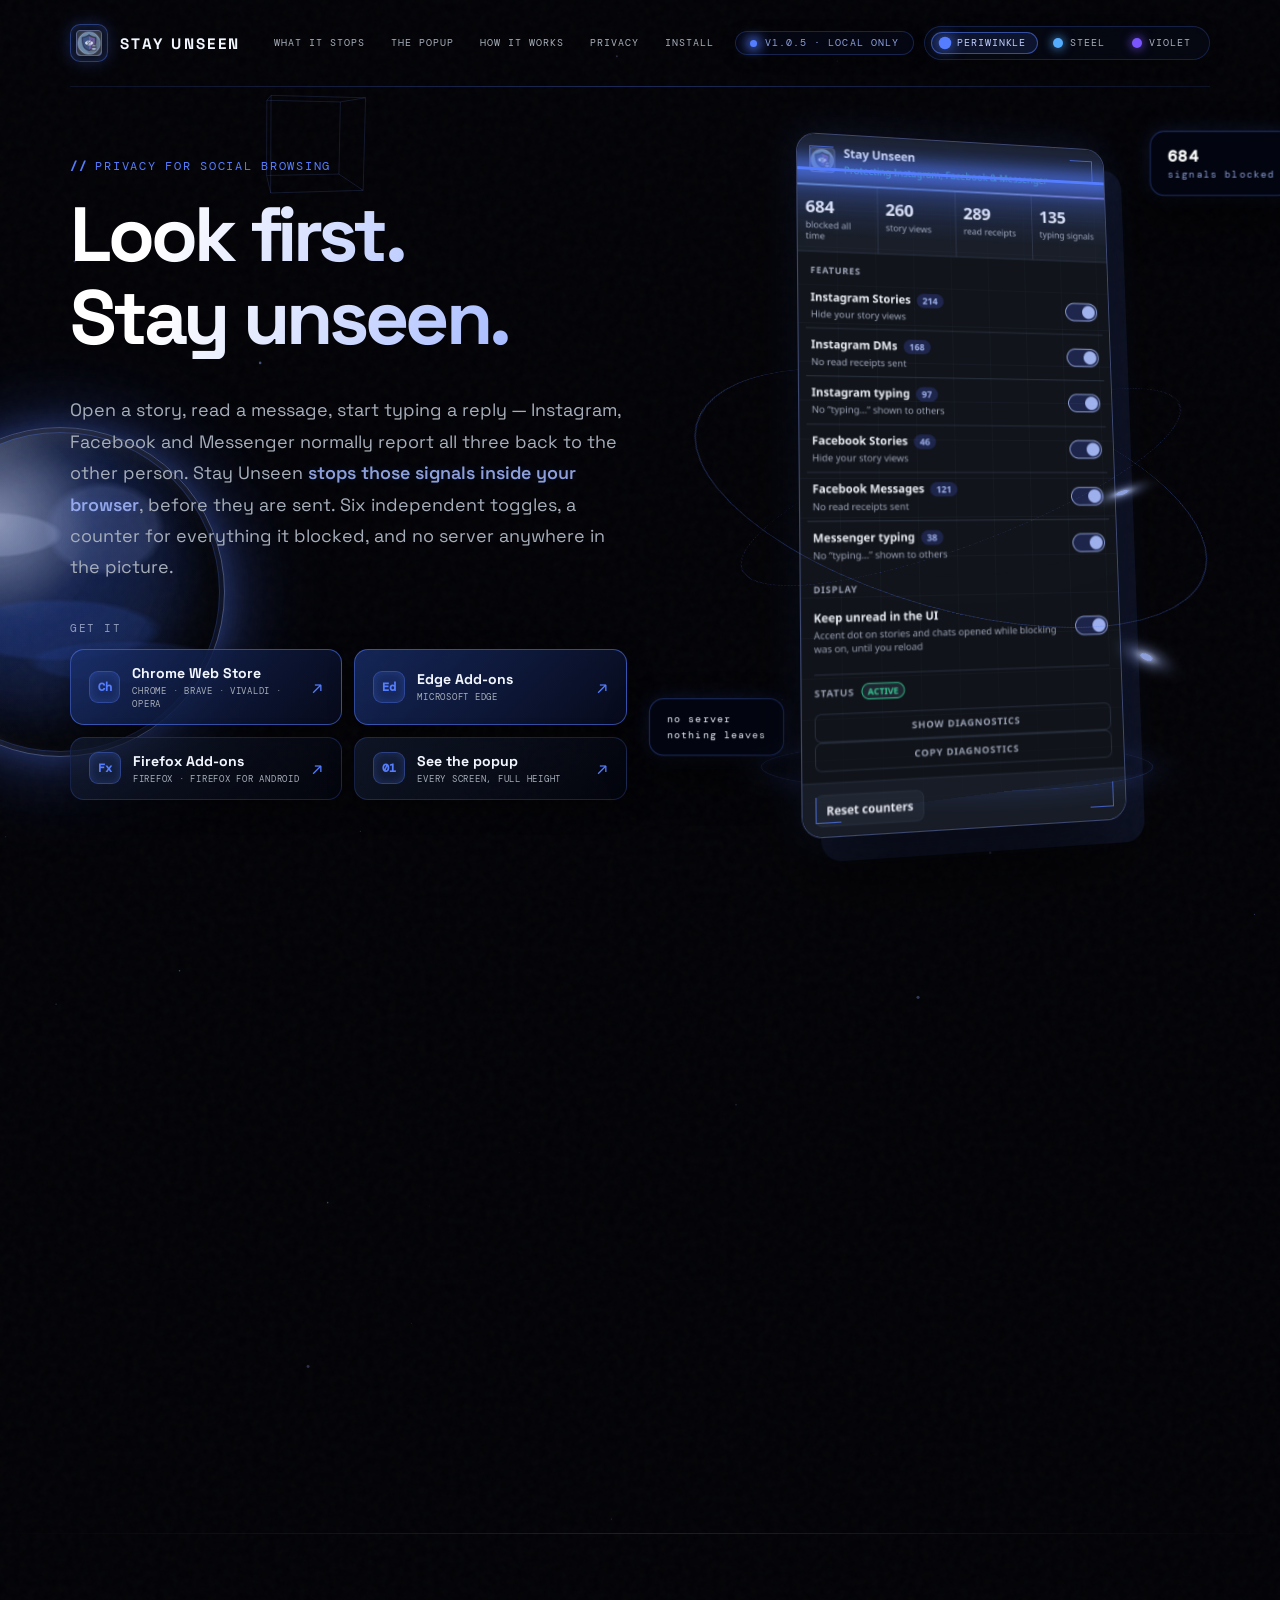
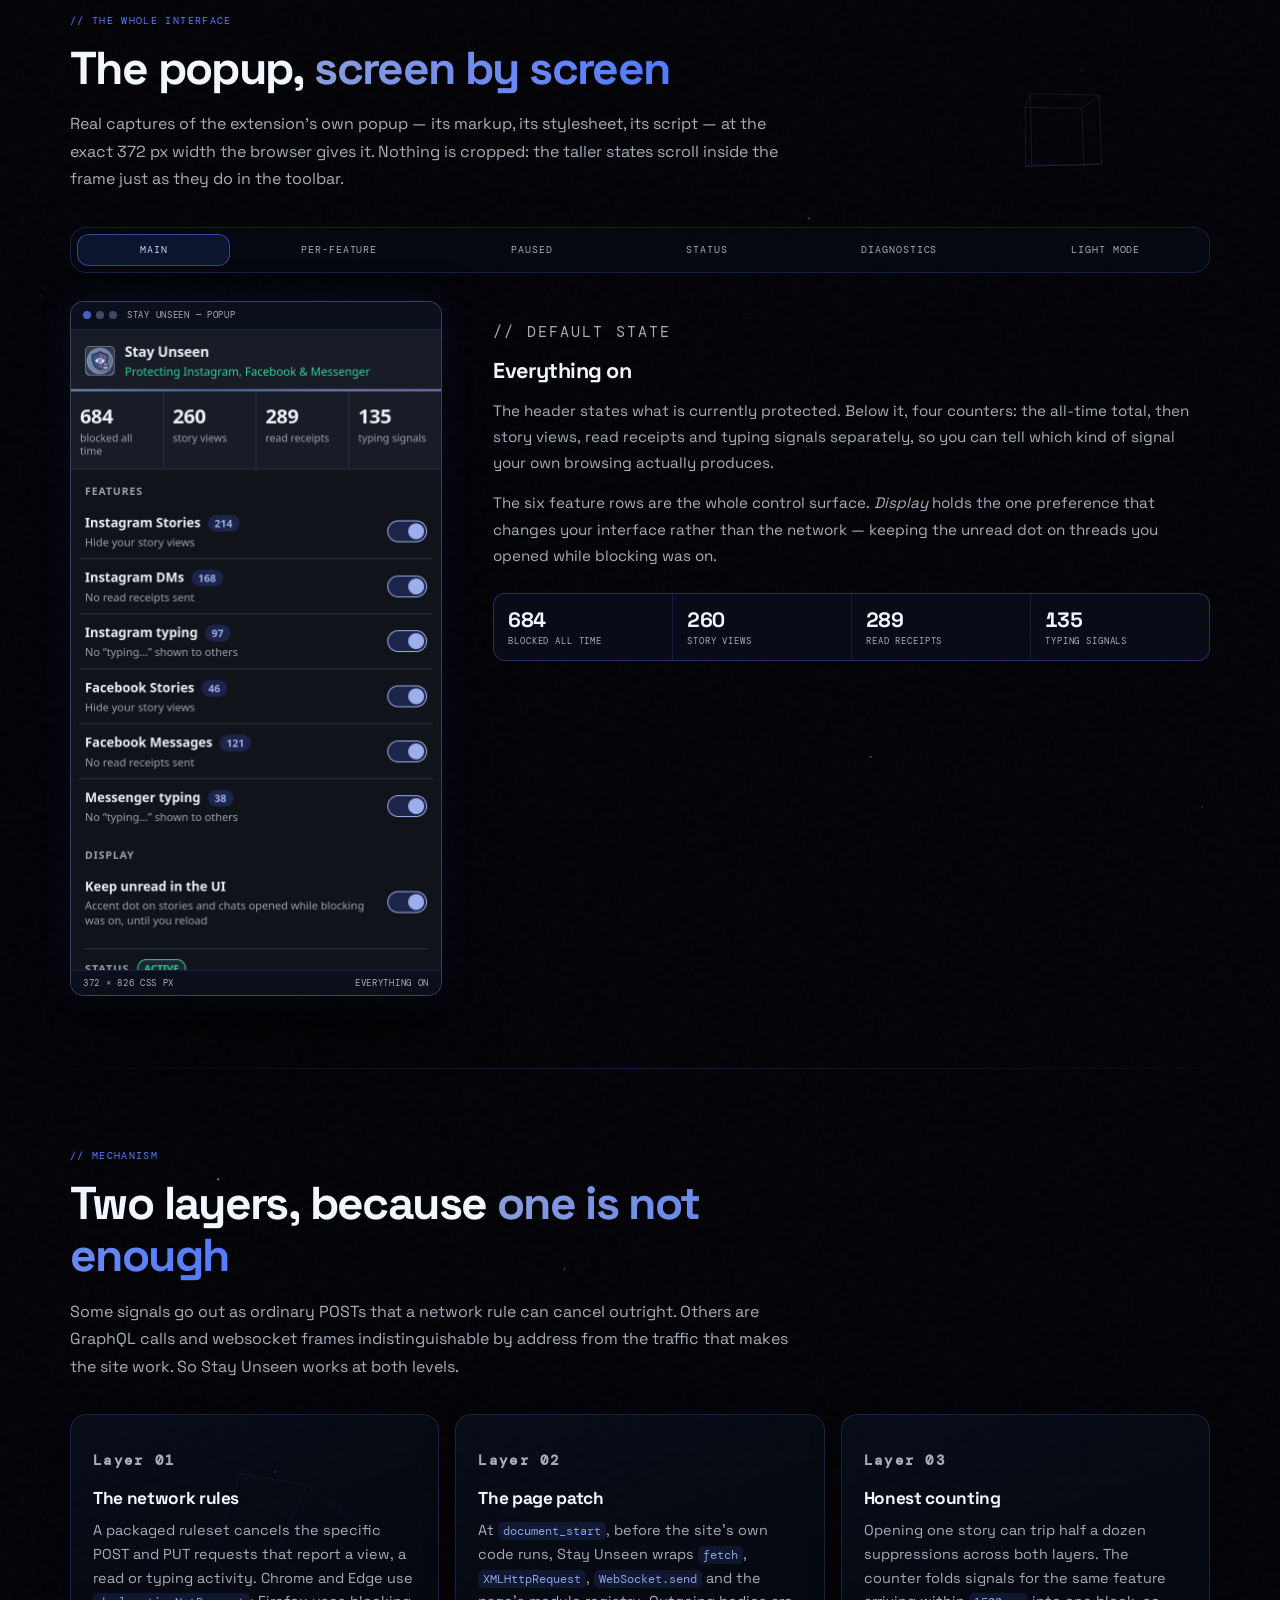
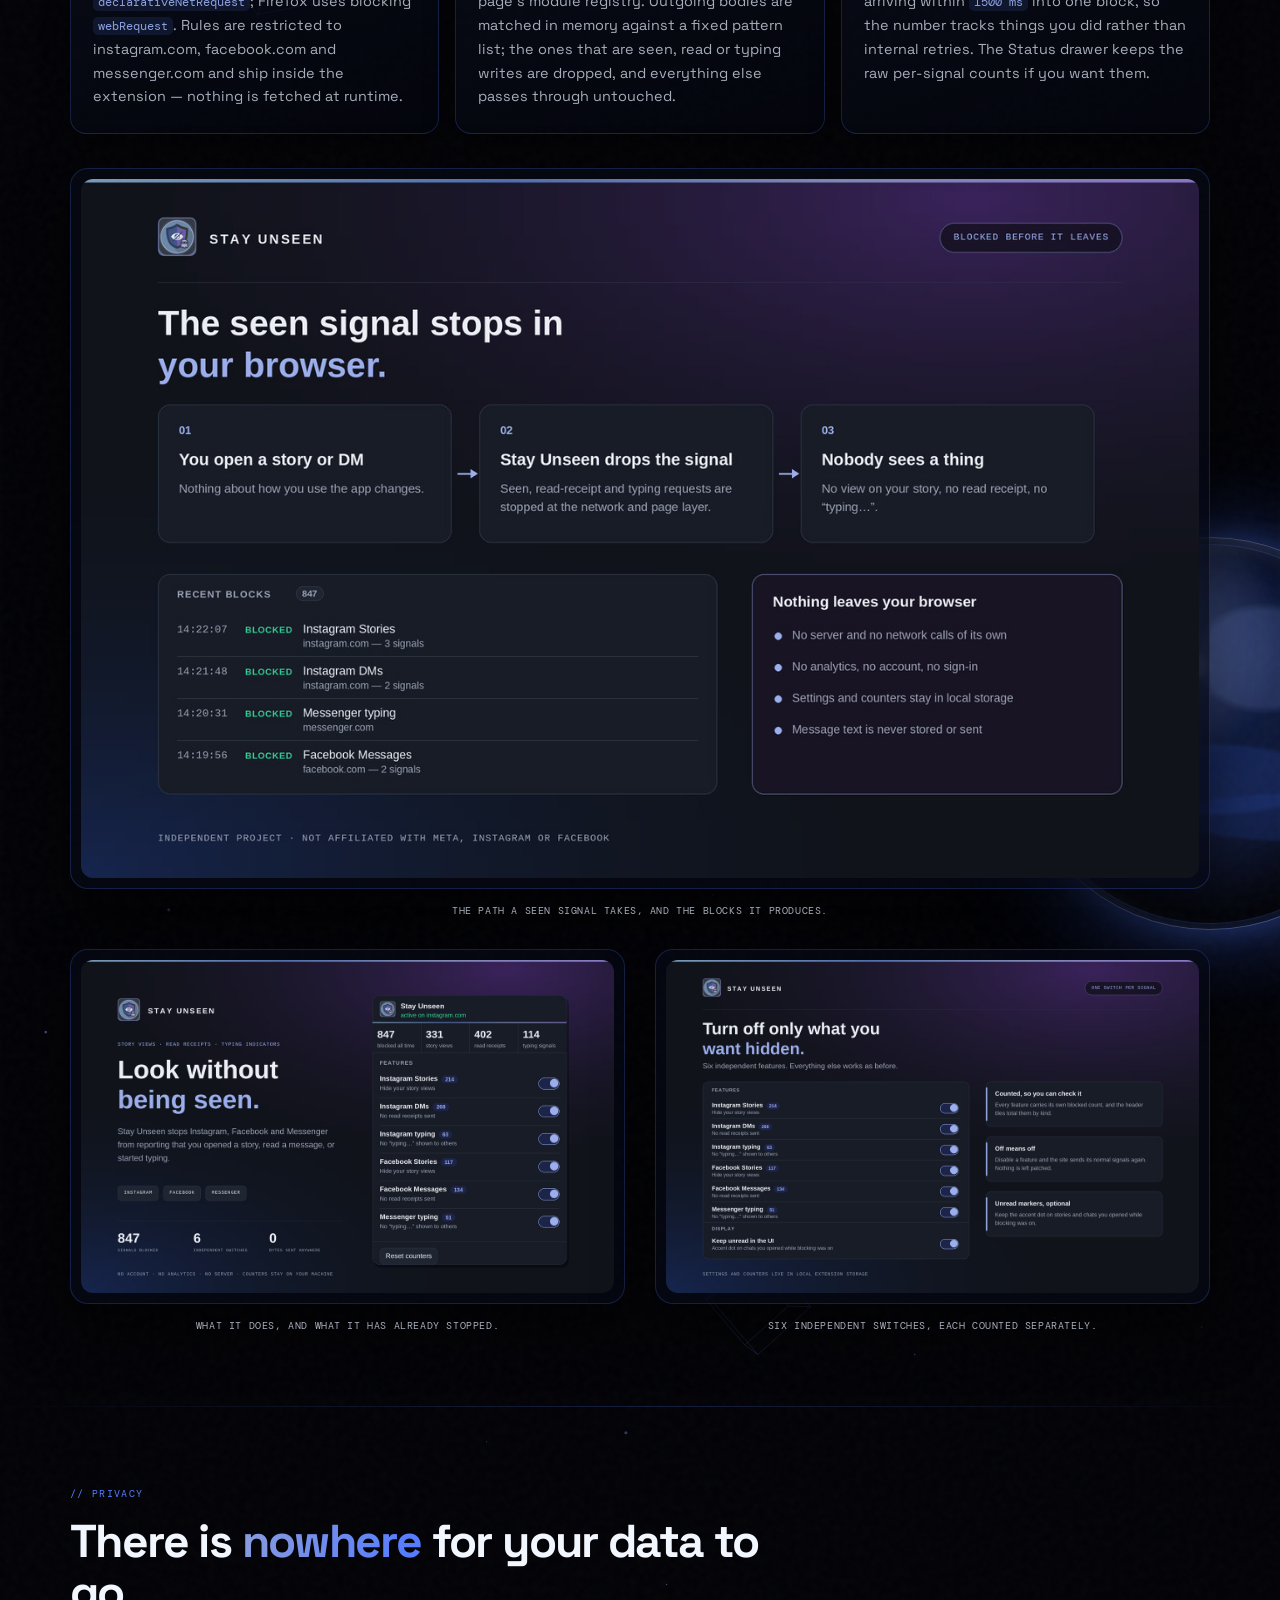
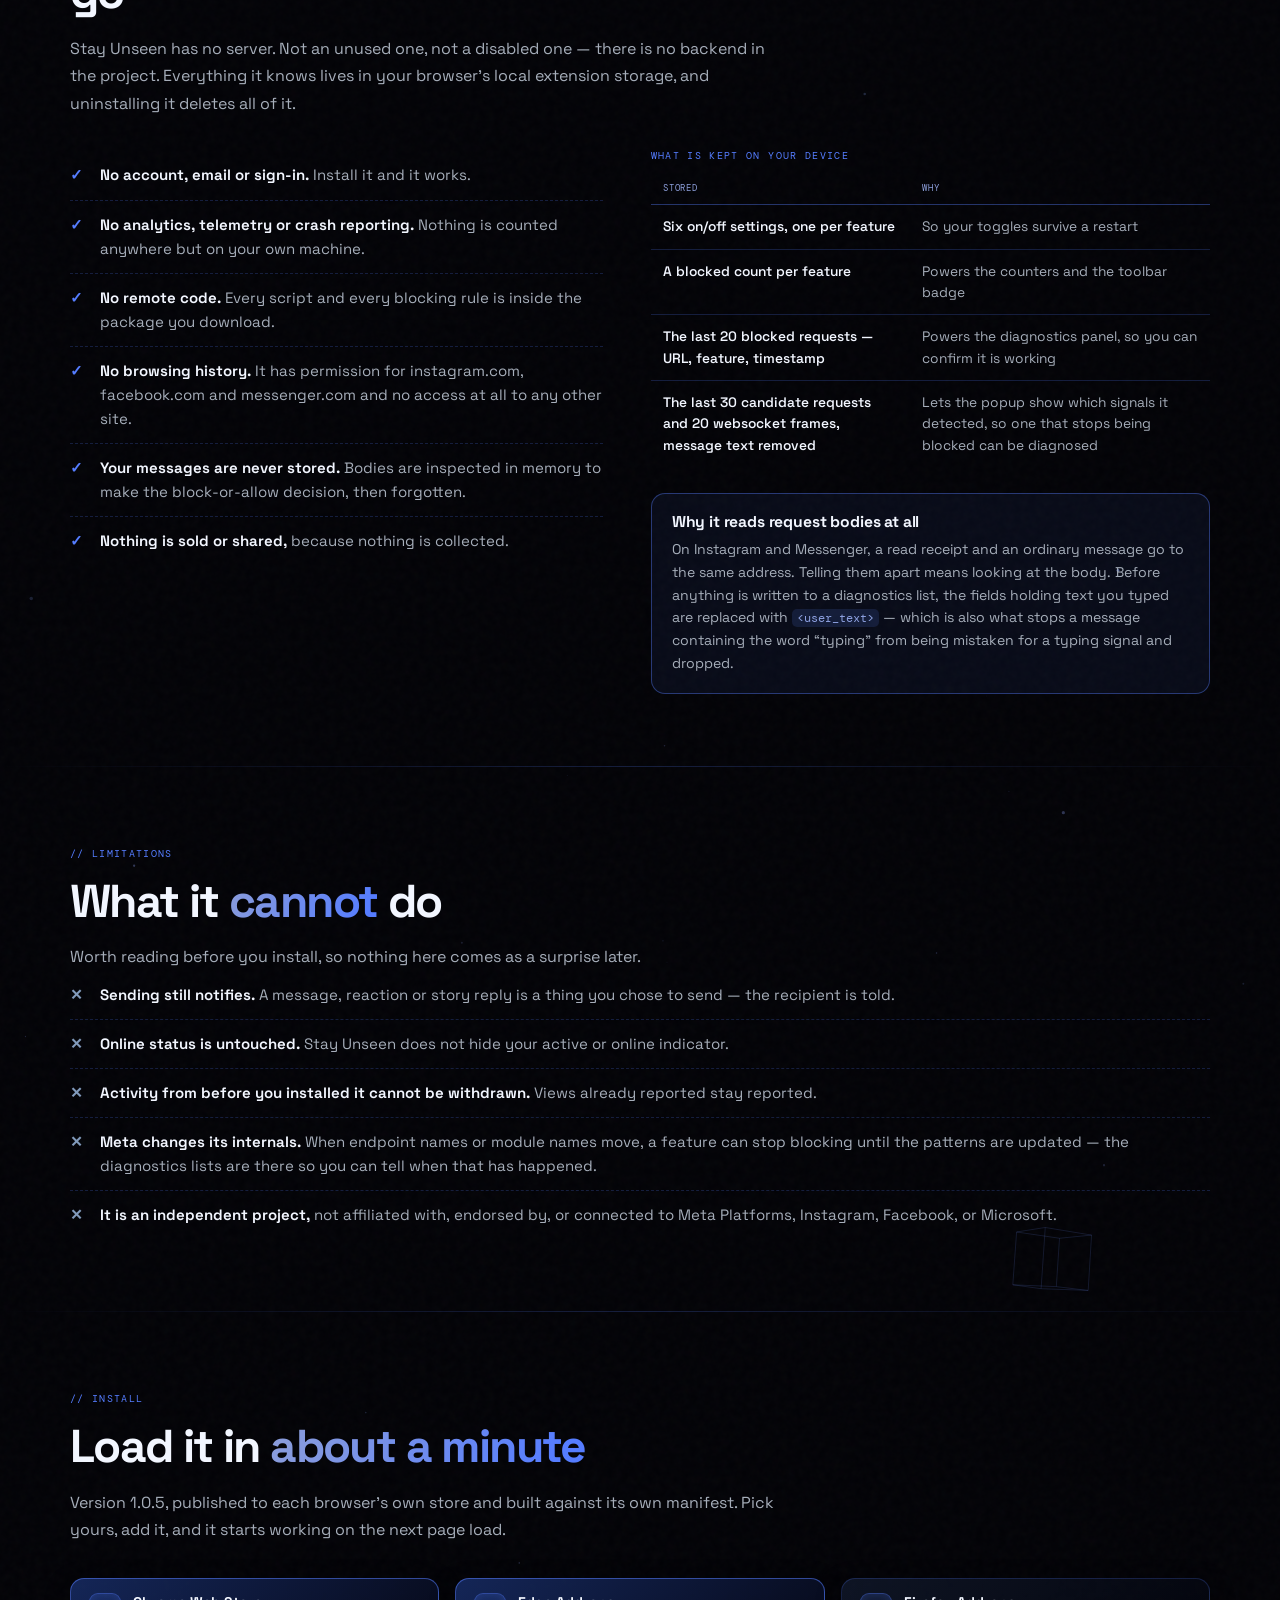
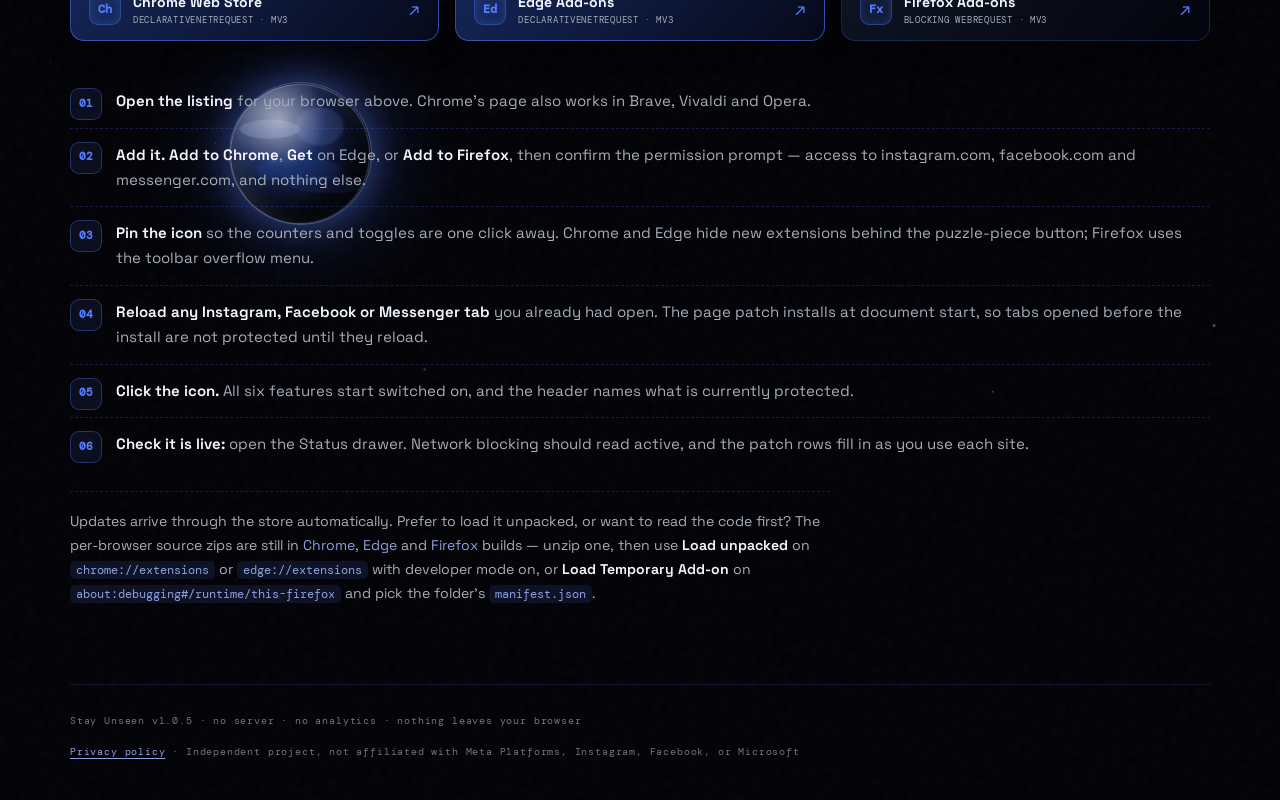
<file: stayunseen/index.html>
<!DOCTYPE html>
<html lang="en" class="no-js" data-ps-theme="periwinkle">
<head>
<meta charset="UTF-8" />
<meta name="viewport" content="width=device-width, initial-scale=1.0" />
<title>Stay Unseen — view stories and read messages without sending the signal</title>
<meta name="description" content="Stay Unseen is a browser extension that blocks Instagram, Facebook and Messenger story views, read receipts and typing indicators before they leave your browser. No server, no account, nothing collected." />
<meta name="theme-color" content="#577eff" />
<meta property="og:title" content="Stay Unseen — look first, stay unseen" />
<meta property="og:description" content="Blocks story views, read receipts and typing indicators on Instagram, Facebook and Messenger. Everything stays in your browser." />
<meta property="og:type" content="website" />
<meta property="og:image" content="assets/popup-main.png" />
<link rel="icon" type="image/png" href="assets/icon128.png" />
<link rel="preconnect" href="https://fonts.googleapis.com" />
<link rel="preconnect" href="https://fonts.gstatic.com" crossorigin />
<link href="https://fonts.googleapis.com/css2?family=Space+Grotesk:wght@400;500;600;700&family=DM+Mono:wght@400;500&display=swap" rel="stylesheet" />
<link rel="stylesheet" href="styles.css" />
<script>
// Removed before first paint. If it never runs, styles.css's html.no-js rules
// keep every revealed section visible and stack the gallery panels.
document.documentElement.classList.remove("no-js");
</script>
</head>
<body>
<div class="ps-app" id="psApp" data-ps-theme="periwinkle">

  <canvas id="ps3dCanvas" aria-hidden="true"></canvas>
  <div class="ps-grid-3d" aria-hidden="true"></div>
  <div class="ps-orb-3d one" aria-hidden="true"></div>
  <div class="ps-orb-3d two" aria-hidden="true"></div>
  <div class="ps-orb-3d three" aria-hidden="true"></div>
  <div class="ps-noise-overlay" aria-hidden="true"></div>

  <header class="ps-header ps-container">
    <a class="ps-brand-mark" href="#top">
      <span class="ps-brand-badge"><img src="assets/icon128.png" alt="" width="26" height="26" /></span>
      <span class="ps-brand-text">Stay Unseen</span>
    </a>

    <div class="ps-header-tools">
      <nav class="ps-nav" aria-label="Sections">
        <a href="#stops">What it stops</a>
        <a href="#screens">The popup</a>
        <a href="#how">How it works</a>
        <a href="#privacy">Privacy</a>
        <a href="#install">Install</a>
      </nav>

      <span class="ps-status-pill">v1.0.5 · local only</span>

      <div class="ps-theme-switch" role="group" aria-label="Accent colour">
        <button type="button" class="ps-theme-btn" data-ps-theme-btn="periwinkle" style="--ps-swatch-h: 226" aria-pressed="true">
          <span class="ps-theme-dot" aria-hidden="true"></span><span class="ps-theme-label">Periwinkle</span>
        </button>
        <button type="button" class="ps-theme-btn" data-ps-theme-btn="steel" style="--ps-swatch-h: 209" aria-pressed="false">
          <span class="ps-theme-dot" aria-hidden="true"></span><span class="ps-theme-label">Steel</span>
        </button>
        <button type="button" class="ps-theme-btn" data-ps-theme-btn="violet" style="--ps-swatch-h: 253" aria-pressed="false">
          <span class="ps-theme-dot" aria-hidden="true"></span><span class="ps-theme-label">Violet</span>
        </button>
      </div>
    </div>
  </header>

  <main id="top">

    <!-- hero -->
    <section class="ps-hero-grid ps-container">
      <div class="ps-intro-content" id="psIntro">
        <p class="ps-eyebrow-tag">Privacy for social browsing</p>

        <h1 class="ps-main-title">
          <span class="ps-title-line">Look first.</span>
          <span class="ps-title-line">Stay unseen.</span>
        </h1>

        <p class="ps-bio-text">
          Open a story, read a message, start typing a reply — Instagram, Facebook and
          Messenger normally report all three back to the other person. Stay Unseen
          <strong>stops those signals inside your browser</strong>, before they are sent.
          Six independent toggles, a counter for everything it blocked, and no server
          anywhere in the picture.
        </p>

        <p class="ps-section-label">Get it</p>

        <!-- Store links. Replace CHROME_EXTENSION_ID / EDGE_EXTENSION_ID with the real
             listing IDs once each submission is approved; the Firefox slug is set at
             submission time on addons.mozilla.org. -->
        <div class="ps-action-grid">
          <a class="ps-action-card is-primary" href="https://chromewebstore.google.com/detail/stay-unseen/CHROME_EXTENSION_ID" rel="noopener">
            <span class="ps-action-info">
              <span class="ps-action-tag">Ch</span>
              <span>Chrome Web Store<span class="ps-action-sub">Chrome · Brave · Vivaldi · Opera</span></span>
            </span>
            <span class="ps-action-arrow" aria-hidden="true">↗</span>
          </a>
          <a class="ps-action-card is-primary" href="https://microsoftedge.microsoft.com/addons/detail/EDGE_EXTENSION_ID" rel="noopener">
            <span class="ps-action-info">
              <span class="ps-action-tag">Ed</span>
              <span>Edge Add-ons<span class="ps-action-sub">Microsoft Edge</span></span>
            </span>
            <span class="ps-action-arrow" aria-hidden="true">↗</span>
          </a>
          <a class="ps-action-card" href="https://addons.mozilla.org/en-US/firefox/addon/stay-unseen-ig-fb-seen-blocker/" rel="noopener">
            <span class="ps-action-info">
              <span class="ps-action-tag">Fx</span>
              <span>Firefox Add-ons<span class="ps-action-sub">Firefox · Firefox for Android</span></span>
            </span>
            <span class="ps-action-arrow" aria-hidden="true">↗</span>
          </a>
          <a class="ps-action-card" href="#screens">
            <span class="ps-action-info">
              <span class="ps-action-tag">01</span>
              <span>See the popup<span class="ps-action-sub">Every screen, full height</span></span>
            </span>
            <span class="ps-action-arrow" aria-hidden="true">↗</span>
          </a>
        </div>
      </div>

      <!-- The hero card holds the real popup screenshot at its own 372:795 ratio. -->
      <div class="ps-popup-stage" id="psStage">
        <div class="ps-ring-3d" aria-hidden="true"></div>
        <div class="ps-ring-3d ring-2" aria-hidden="true"></div>

        <div class="ps-card-3d" id="psCard">
          <div class="ps-card-inner">
            <img class="ps-popup-img" src="assets/popup-main.png" width="372" height="826"
                 alt="The Stay Unseen popup: header reading “Protecting Instagram, Facebook & Messenger”, four counters totalling 684 blocked signals, and six feature toggles all switched on." />
            <div class="ps-holo-grid" aria-hidden="true"></div>
            <div class="ps-glare" aria-hidden="true"></div>
            <div class="ps-scan-beam" aria-hidden="true"></div>
            <div class="ps-scan-line" aria-hidden="true"></div>
            <div class="ps-hud-corners" aria-hidden="true"></div>
          </div>
        </div>

        <div class="ps-badge-3d badge-1" aria-hidden="true"><b>684</b><br />signals blocked</div>
        <div class="ps-badge-3d badge-2" aria-hidden="true">no server<br />nothing leaves</div>
      </div>
    </section>

    <!-- what it stops -->
    <section class="ps-section ps-container" id="stops">
      <div class="ps-section-head ps-reveal-item">
        <p class="ps-panel-tag">// three signals</p>
        <h2 class="ps-section-title">What actually gets <em>stopped</em></h2>
        <p class="ps-section-copy">
          Each of these is a separate request the site makes on your behalf. Each has its
          own toggle, and turning one off restores that site's normal behaviour immediately.
        </p>
      </div>

      <div class="ps-signal-grid">
        <article class="ps-signal ps-reveal-item">
          <div class="ps-signal-icon" aria-hidden="true">
            <svg viewBox="0 0 24 24"><circle cx="12" cy="12" r="3.2"/><path d="M1.6 12S5.4 5 12 5s10.4 7 10.4 7-3.8 7-10.4 7S1.6 12 1.6 12Z"/><path d="M3 21 21 3"/></svg>
          </div>
          <h3>Story and reel views</h3>
          <p>
            The “seen” write that puts your name in the viewer list is cancelled. You still
            see the story; the ring still opens. Your name does not arrive.
          </p>
          <div class="ps-chip-row">
            <span class="ps-chip">Instagram Stories</span>
            <span class="ps-chip">Facebook Stories</span>
          </div>
        </article>

        <article class="ps-signal ps-reveal-item">
          <div class="ps-signal-icon" aria-hidden="true">
            <svg viewBox="0 0 24 24"><path d="M3 6.5h18v11H3z"/><path d="M3 7l9 6.5L21 7"/><path d="M3 21 21 3"/></svg>
          </div>
          <h3>Message read receipts</h3>
          <p>
            Read your DMs without the other side's message flipping to “Seen”. The
            mark-as-read call never leaves. Optionally the unread dot stays in your own
            interface too, so you can find the thread again.
          </p>
          <div class="ps-chip-row">
            <span class="ps-chip">Instagram DMs</span>
            <span class="ps-chip">Facebook Messages</span>
            <span class="ps-chip">Messenger</span>
          </div>
        </article>

        <article class="ps-signal ps-reveal-item">
          <div class="ps-signal-icon" aria-hidden="true">
            <svg viewBox="0 0 24 24"><path d="M4 4.5h16v11H9l-5 4.5z"/><circle cx="9" cy="10" r="1"/><circle cx="12.5" cy="10" r="1"/><circle cx="16" cy="10" r="1"/></svg>
          </div>
          <h3>Typing indicators</h3>
          <p>
            Draft, rewrite and delete a reply without the bubbling dots appearing on their
            screen. Sent through websocket frames as often as plain requests, so both paths
            are covered.
          </p>
          <div class="ps-chip-row">
            <span class="ps-chip">Instagram typing</span>
            <span class="ps-chip">Messenger typing</span>
          </div>
        </article>
      </div>
    </section>

    <hr class="ps-rule" />

    <!-- screenshot gallery -->
    <section class="ps-section ps-container" id="screens">
      <div class="ps-section-head ps-reveal-item">
        <p class="ps-panel-tag">// the whole interface</p>
        <h2 class="ps-section-title">The popup, <em>screen by screen</em></h2>
        <p class="ps-section-copy">
          Real captures of the extension's own popup — its markup, its stylesheet, its
          script — at the exact 372&nbsp;px width the browser gives it. Nothing is cropped:
          the taller states scroll inside the frame just as they do in the toolbar.
        </p>
      </div>

      <div class="ps-shots">
        <div class="ps-tablist" role="tablist" aria-label="Popup screens">
          <button type="button" class="ps-tab" role="tab" id="tab-main" aria-controls="panel-main" aria-selected="true">Main</button>
          <button type="button" class="ps-tab" role="tab" id="tab-feature" aria-controls="panel-feature" aria-selected="false" tabindex="-1">Per-feature</button>
          <button type="button" class="ps-tab" role="tab" id="tab-paused" aria-controls="panel-paused" aria-selected="false" tabindex="-1">Paused</button>
          <button type="button" class="ps-tab" role="tab" id="tab-status" aria-controls="panel-status" aria-selected="false" tabindex="-1">Status</button>
          <button type="button" class="ps-tab" role="tab" id="tab-diag" aria-controls="panel-diag" aria-selected="false" tabindex="-1">Diagnostics</button>
          <button type="button" class="ps-tab" role="tab" id="tab-light" aria-controls="panel-light" aria-selected="false" tabindex="-1">Light mode</button>
        </div>

        <div class="ps-shot-panel is-active" role="tabpanel" id="panel-main" aria-labelledby="tab-main">
          <div class="ps-shot-layout">
            <figure class="ps-shot-frame">
              <div class="ps-shot-bar"><span class="ps-shot-dots" aria-hidden="true"><i></i><i></i><i></i></span><span>Stay Unseen — popup</span></div>
              <div class="ps-shot-view">
                <img src="assets/popup-main.png" width="372" height="826" loading="lazy"
                     alt="Popup with all six features enabled: status line reads “Protecting Instagram, Facebook & Messenger”, counters read 684 blocked all time, 260 story views, 289 read receipts, 135 typing signals." />
              </div>
              <figcaption class="ps-shot-foot"><span>372 × 826 css px</span><span>everything on</span></figcaption>
            </figure>
            <div class="ps-shot-note">
              <p class="ps-panel-tag">// default state</p>
              <h3>Everything on</h3>
              <p>
                The header states what is currently protected. Below it, four counters: the
                all-time total, then story views, read receipts and typing signals separately,
                so you can tell which kind of signal your own browsing actually produces.
              </p>
              <p>
                The six feature rows are the whole control surface. <em>Display</em> holds the
                one preference that changes your interface rather than the network — keeping
                the unread dot on threads you opened while blocking was on.
              </p>
              <div class="ps-readout">
                <div><b>684</b><span>blocked all time</span></div>
                <div><b>260</b><span>story views</span></div>
                <div><b>289</b><span>read receipts</span></div>
                <div><b>135</b><span>typing signals</span></div>
              </div>
            </div>
          </div>
        </div>

        <div class="ps-shot-panel" role="tabpanel" id="panel-feature" aria-labelledby="tab-feature" hidden>
          <div class="ps-shot-layout">
            <figure class="ps-shot-frame">
              <div class="ps-shot-bar"><span class="ps-shot-dots" aria-hidden="true"><i></i><i></i><i></i></span><span>Stay Unseen — mixed toggles</span></div>
              <div class="ps-shot-view">
                <img src="assets/popup-per-feature.png" width="372" height="826" loading="lazy"
                     alt="Popup with Instagram typing, Facebook Stories and Messenger typing switched off; those rows are dimmed while the other three stay on." />
              </div>
              <figcaption class="ps-shot-foot"><span>372 × 826 css px</span><span>3 of 6 off</span></figcaption>
            </figure>
            <div class="ps-shot-note">
              <p class="ps-panel-tag">// independent control</p>
              <h3>One toggle per signal</h3>
              <p>
                Nothing is bundled. Here Instagram typing, Facebook Stories and Messenger
                typing are off — their rows dim and their toggles go grey, while Instagram
                Stories, Instagram DMs and Facebook Messages keep blocking.
              </p>
              <p>
                The status line follows: it names only what is still protected. Counters are
                not reset by switching a feature off, so the history you have built up survives.
              </p>
            </div>
          </div>
        </div>

        <div class="ps-shot-panel" role="tabpanel" id="panel-paused" aria-labelledby="tab-paused" hidden>
          <div class="ps-shot-layout">
            <figure class="ps-shot-frame">
              <div class="ps-shot-bar"><span class="ps-shot-dots" aria-hidden="true"><i></i><i></i><i></i></span><span>Stay Unseen — paused</span></div>
              <div class="ps-shot-view">
                <img src="assets/popup-paused.png" width="372" height="826" loading="lazy"
                     alt="Popup with every feature off. The status line warns “Paused — receipts are being sent” and all six toggles are grey." />
              </div>
              <figcaption class="ps-shot-foot"><span>372 × 826 css px</span><span>all off</span></figcaption>
            </figure>
            <div class="ps-shot-note">
              <p class="ps-panel-tag">// nothing hidden</p>
              <h3>Paused says so plainly</h3>
              <p>
                With everything off the header does not go quiet or neutral — it reads
                <code>Paused — receipts are being sent</code>. A privacy tool that looks the
                same whether or not it is working is worse than no tool, so this state is
                deliberately loud.
              </p>
              <p>
                This is also exactly what a normal browser does all the time. Every signal
                listed above is being reported.
              </p>
            </div>
          </div>
        </div>

        <div class="ps-shot-panel" role="tabpanel" id="panel-status" aria-labelledby="tab-status" hidden>
          <div class="ps-shot-layout">
            <figure class="ps-shot-frame">
              <div class="ps-shot-bar"><span class="ps-shot-dots" aria-hidden="true"><i></i><i></i><i></i></span><span>Stay Unseen — status drawer</span></div>
              <div class="ps-shot-view">
                <img src="assets/popup-status.png" width="372" height="1117" loading="lazy"
                     alt="Popup with the Status drawer expanded, showing network blocking active (DNR), the Instagram page patches live with signal counts, the Facebook rows not detected, and the last site loaded with the extension." />
              </div>
              <figcaption class="ps-shot-foot"><span>372 × 1117 css px</span><span>status expanded</span></figcaption>
            </figure>
            <div class="ps-shot-note">
              <p class="ps-panel-tag">// is it actually running</p>
              <h3>Status, per layer</h3>
              <p>
                Blocking happens in two places, so the drawer reports both. <code>Network
                blocking</code> is the browser-level ruleset — <code>active (DNR)</code> on
                Chrome and Edge, <code>active (webRequest)</code> on Firefox. Each patch row
                is the in-page interception for one feature, with how many signals it caught
                at the network layer and in the page.
              </p>
              <p>
                Rows honestly read <code>not detected</code> when a patch has not run: this
                capture was taken with an Instagram tab in front, so the Facebook and
                Messenger rows have nothing to report yet.
              </p>
            </div>
          </div>
        </div>

        <div class="ps-shot-panel" role="tabpanel" id="panel-diag" aria-labelledby="tab-diag" hidden>
          <div class="ps-shot-layout">
            <figure class="ps-shot-frame">
              <div class="ps-shot-bar"><span class="ps-shot-dots" aria-hidden="true"><i></i><i></i><i></i></span><span>Stay Unseen — diagnostics</span></div>
              <div class="ps-shot-view">
                <img src="assets/popup-diagnostics.png" width="372" height="1571" loading="lazy"
                     alt="Popup with diagnostics shown: Recent blocks and Seen signals detected are expanded with timestamped endpoint rows, and the WebSocket frames, IG network log and Seen/read modules drawers are listed below." />
              </div>
              <figcaption class="ps-shot-foot"><span>372 × 1571 css px</span><span>scroll the frame</span></figcaption>
            </figure>
            <div class="ps-shot-note">
              <p class="ps-panel-tag">// verify it yourself</p>
              <h3>Receipts for the blocking</h3>
              <p>
                Optional, off by default, and the reason you do not have to take any of this
                on trust. Five capped lists: recent blocks, the requests that looked like
                seen signals, outgoing websocket frames, the raw Instagram network log, and
                the page modules the patch classified.
              </p>
              <p>
                Message text never reaches these lists — the fields holding what you typed
                are replaced with <code>&lt;user_text&gt;</code> first. One action often trips
                several suppressions at once, which is why a row can read “3 signals” while
                the counter moves by one.
              </p>
            </div>
          </div>
        </div>

        <div class="ps-shot-panel" role="tabpanel" id="panel-light" aria-labelledby="tab-light" hidden>
          <div class="ps-shot-layout">
            <figure class="ps-shot-frame">
              <div class="ps-shot-bar"><span class="ps-shot-dots" aria-hidden="true"><i></i><i></i><i></i></span><span>Stay Unseen — light scheme</span></div>
              <div class="ps-shot-view">
                <img src="assets/popup-main-light.png" width="372" height="826" loading="lazy"
                     alt="The same popup rendered in light mode: white panels, dark text, the same periwinkle accent hue." />
              </div>
              <figcaption class="ps-shot-foot"><span>372 × 826 css px</span><span>prefers-color-scheme: light</span></figcaption>
            </figure>
            <div class="ps-shot-note">
              <p class="ps-panel-tag">// follows your system</p>
              <h3>Light mode, same popup</h3>
              <p>
                There is no theme setting to find. The popup follows
                <code>prefers-color-scheme</code>, so it matches whatever the rest of your
                browser is doing.
              </p>
              <p>
                Same markup, same layout, same accent hue — only the surface and text
                tokens change.
              </p>
            </div>
          </div>
        </div>
      </div>
    </section>

    <hr class="ps-rule" />

    <!-- how it works -->
    <section class="ps-section ps-container" id="how">
      <div class="ps-section-head ps-reveal-item">
        <p class="ps-panel-tag">// mechanism</p>
        <h2 class="ps-section-title">Two layers, because <em>one is not enough</em></h2>
        <p class="ps-section-copy">
          Some signals go out as ordinary POSTs that a network rule can cancel outright.
          Others are GraphQL calls and websocket frames indistinguishable by address from
          the traffic that makes the site work. So Stay Unseen works at both levels.
        </p>
      </div>

      <div class="ps-layer-grid">
        <article class="ps-layer ps-reveal-item">
          <p class="ps-layer-num">Layer 01</p>
          <h3>The network rules</h3>
          <p>
            A packaged ruleset cancels the specific POST and PUT requests that report a
            view, a read or typing activity. Chrome and Edge use
            <code>declarativeNetRequest</code>; Firefox uses blocking
            <code>webRequest</code>. Rules are restricted to instagram.com, facebook.com and
            messenger.com and ship inside the extension — nothing is fetched at runtime.
          </p>
        </article>

        <article class="ps-layer ps-reveal-item">
          <p class="ps-layer-num">Layer 02</p>
          <h3>The page patch</h3>
          <p>
            At <code>document_start</code>, before the site's own code runs, Stay Unseen
            wraps <code>fetch</code>, <code>XMLHttpRequest</code>,
            <code>WebSocket.send</code> and the page's module registry. Outgoing bodies are
            matched in memory against a fixed pattern list; the ones that are seen, read or
            typing writes are dropped, and everything else passes through untouched.
          </p>
        </article>

        <article class="ps-layer ps-reveal-item">
          <p class="ps-layer-num">Layer 03</p>
          <h3>Honest counting</h3>
          <p>
            Opening one story can trip half a dozen suppressions across both layers. The
            counter folds signals for the same feature arriving within
            <code>1500&nbsp;ms</code> into one block, so the number tracks things you did
            rather than internal retries. The Status drawer keeps the raw per-signal counts
            if you want them.
          </p>
        </article>
      </div>

      <figure class="ps-figure is-wide ps-reveal-item">
        <div class="ps-figure-frame">
          <img src="assets/shot-how-it-works-1280x800.jpg" width="1280" height="800" loading="lazy"
               alt="Three numbered steps — you open a story or DM, Stay Unseen drops the signal, nobody sees a thing — above a Recent blocks list with timestamped entries for Instagram Stories, Instagram DMs, Messenger typing and Facebook Messages, and a panel listing that nothing leaves your browser." />
        </div>
        <figcaption>The path a seen signal takes, and the blocks it produces.</figcaption>
      </figure>

      <div class="ps-figure-strip">
        <figure class="ps-figure is-wide ps-reveal-item">
          <div class="ps-figure-frame">
            <img src="assets/shot-overview-1280x800.jpg" width="1280" height="800" loading="lazy"
                 alt="Overview: the headline “Look without being seen” beside the popup showing 847 signals blocked all time, split into 331 story views, 402 read receipts and 114 typing signals, with all six feature toggles on." />
          </div>
          <figcaption>What it does, and what it has already stopped.</figcaption>
        </figure>

        <figure class="ps-figure is-wide ps-reveal-item">
          <div class="ps-figure-frame">
            <img src="assets/shot-controls-1280x800.jpg" width="1280" height="800" loading="lazy"
                 alt="Controls: the six feature rows each with their own blocked count and switch, a Display section holding “Keep unread in the UI”, and notes explaining that off means off and counters are per feature." />
          </div>
          <figcaption>Six independent switches, each counted separately.</figcaption>
        </figure>
      </div>
    </section>

    <hr class="ps-rule" />

    <!-- privacy -->
    <section class="ps-section ps-container" id="privacy">
      <div class="ps-section-head ps-reveal-item">
        <p class="ps-panel-tag">// privacy</p>
        <h2 class="ps-section-title">There is <em>nowhere</em> for your data to go</h2>
        <p class="ps-section-copy">
          Stay Unseen has no server. Not an unused one, not a disabled one — there is no
          backend in the project. Everything it knows lives in your browser's local
          extension storage, and uninstalling it deletes all of it.
        </p>
      </div>

      <div class="ps-privacy-grid">
        <ul class="ps-tick-list ps-reveal-item">
          <li><b>No account, email or sign-in.</b> Install it and it works.</li>
          <li><b>No analytics, telemetry or crash reporting.</b> Nothing is counted anywhere but on your own machine.</li>
          <li><b>No remote code.</b> Every script and every blocking rule is inside the package you download.</li>
          <li><b>No browsing history.</b> It has permission for instagram.com, facebook.com and messenger.com and no access at all to any other site.</li>
          <li><b>Your messages are never stored.</b> Bodies are inspected in memory to make the block-or-allow decision, then forgotten.</li>
          <li><b>Nothing is sold or shared,</b> because nothing is collected.</li>
        </ul>

        <div class="ps-reveal-item">
          <div class="ps-table-wrap">
            <table class="ps-table">
              <caption>What is kept on your device</caption>
              <thead>
                <tr><th scope="col">Stored</th><th scope="col">Why</th></tr>
              </thead>
              <tbody>
                <tr><td>Six on/off settings, one per feature</td><td>So your toggles survive a restart</td></tr>
                <tr><td>A blocked count per feature</td><td>Powers the counters and the toolbar badge</td></tr>
                <tr><td>The last 20 blocked requests — URL, feature, timestamp</td><td>Powers the diagnostics panel, so you can confirm it is working</td></tr>
                <tr><td>The last 30 candidate requests and 20 websocket frames, message text removed</td><td>Lets the popup show which signals it detected, so one that stops being blocked can be diagnosed</td></tr>
              </tbody>
            </table>
          </div>

          <div class="ps-callout">
            <div>
              <strong>Why it reads request bodies at all</strong>
              <p>
                On Instagram and Messenger, a read receipt and an ordinary message go to the
                same address. Telling them apart means looking at the body. Before anything
                is written to a diagnostics list, the fields holding text you typed are
                replaced with <code>&lt;user_text&gt;</code> — which is also what stops a
                message containing the word “typing” from being mistaken for a typing signal
                and dropped.
              </p>
            </div>
          </div>
        </div>
      </div>
    </section>

    <hr class="ps-rule" />

    <!-- limitations -->
    <section class="ps-section ps-container" id="limits">
      <div class="ps-section-head ps-reveal-item">
        <p class="ps-panel-tag">// limitations</p>
        <h2 class="ps-section-title">What it <em>cannot</em> do</h2>
        <p class="ps-section-copy">
          Worth reading before you install, so nothing here comes as a surprise later.
        </p>
      </div>

      <ul class="ps-tick-list is-negative ps-reveal-item">
        <li><b>Sending still notifies.</b> A message, reaction or story reply is a thing you chose to send — the recipient is told.</li>
        <li><b>Online status is untouched.</b> Stay Unseen does not hide your active or online indicator.</li>
        <li><b>Activity from before you installed it cannot be withdrawn.</b> Views already reported stay reported.</li>
        <li><b>Meta changes its internals.</b> When endpoint names or module names move, a feature can stop blocking until the patterns are updated — the diagnostics lists are there so you can tell when that has happened.</li>
        <li><b>It is an independent project,</b> not affiliated with, endorsed by, or connected to Meta Platforms, Instagram, Facebook, or Microsoft.</li>
      </ul>
    </section>

    <hr class="ps-rule" />

    <!-- install -->
    <section class="ps-section ps-container" id="install">
      <div class="ps-section-head ps-reveal-item">
        <p class="ps-panel-tag">// install</p>
        <h2 class="ps-section-title">Load it in <em>about a minute</em></h2>
        <p class="ps-section-copy">
          Version 1.0.5, published to each browser's own store and built against its own
          manifest. Pick yours, add it, and it starts working on the next page load.
        </p>
      </div>

      <div class="ps-install-grid">
        <a class="ps-action-card is-primary ps-reveal-item" href="https://chromewebstore.google.com/detail/stay-unseen/CHROME_EXTENSION_ID" rel="noopener">
          <span class="ps-action-info">
            <span class="ps-action-tag">Ch</span>
            <span>Chrome Web Store<span class="ps-action-sub">declarativeNetRequest · MV3</span></span>
          </span>
          <span class="ps-action-arrow" aria-hidden="true">↗</span>
        </a>
        <a class="ps-action-card is-primary ps-reveal-item" href="https://microsoftedge.microsoft.com/addons/detail/EDGE_EXTENSION_ID" rel="noopener">
          <span class="ps-action-info">
            <span class="ps-action-tag">Ed</span>
            <span>Edge Add-ons<span class="ps-action-sub">declarativeNetRequest · MV3</span></span>
          </span>
          <span class="ps-action-arrow" aria-hidden="true">↗</span>
        </a>
        <a class="ps-action-card ps-reveal-item" href="https://addons.mozilla.org/en-US/firefox/addon/stay-unseen-ig-fb-seen-blocker/" rel="noopener">
          <span class="ps-action-info">
            <span class="ps-action-tag">Fx</span>
            <span>Firefox Add-ons<span class="ps-action-sub">blocking webRequest · MV3</span></span>
          </span>
          <span class="ps-action-arrow" aria-hidden="true">↗</span>
        </a>
      </div>

      <ol class="ps-steps ps-reveal-item">
        <li><b>Open the listing</b> for your browser above. Chrome's page also works in Brave, Vivaldi and Opera.</li>
        <li><b>Add it.</b> <b>Add to Chrome</b>, <b>Get</b> on Edge, or <b>Add to Firefox</b>, then confirm the permission prompt — access to instagram.com, facebook.com and messenger.com, and nothing else.</li>
        <li><b>Pin the icon</b> so the counters and toggles are one click away. Chrome and Edge hide new extensions behind the puzzle-piece button; Firefox uses the toolbar overflow menu.</li>
        <li><b>Reload any Instagram, Facebook or Messenger tab</b> you already had open. The page patch installs at document start, so tabs opened before the install are not protected until they reload.</li>
        <li><b>Click the icon.</b> All six features start switched on, and the header names what is currently protected.</li>
        <li><b>Check it is live:</b> open the Status drawer. Network blocking should read active, and the patch rows fill in as you use each site.</li>
      </ol>

      <p class="ps-install-note ps-reveal-item">
        Updates arrive through the store automatically. Prefer to load it unpacked, or
        want to read the code first? The per-browser source zips are still in
        <a href="downloads/stay-unseen-chrome-1.0.5.zip" download>Chrome</a>,
        <a href="downloads/stay-unseen-edge-1.0.5.zip" download>Edge</a> and
        <a href="downloads/stay-unseen-firefox-1.0.5.zip" download>Firefox</a> builds —
        unzip one, then use <b>Load unpacked</b> on <code>chrome://extensions</code> or
        <code>edge://extensions</code> with developer mode on, or <b>Load Temporary
        Add-on</b> on <code>about:debugging#/runtime/this-firefox</code> and pick the
        folder's <code>manifest.json</code>.
      </p>
    </section>

    <footer class="ps-footer ps-container ps-reveal-item">
      <span>Stay Unseen v1.0.5 · no server · no analytics · nothing leaves your browser</span>
      <span>
        <a href="privacy.html">Privacy policy</a> · Independent project, not affiliated with
        Meta Platforms, Instagram, Facebook, or Microsoft
      </span>
    </footer>
  </main>
</div>

<script src="script.js"></script>
</body>
</html>
</file>
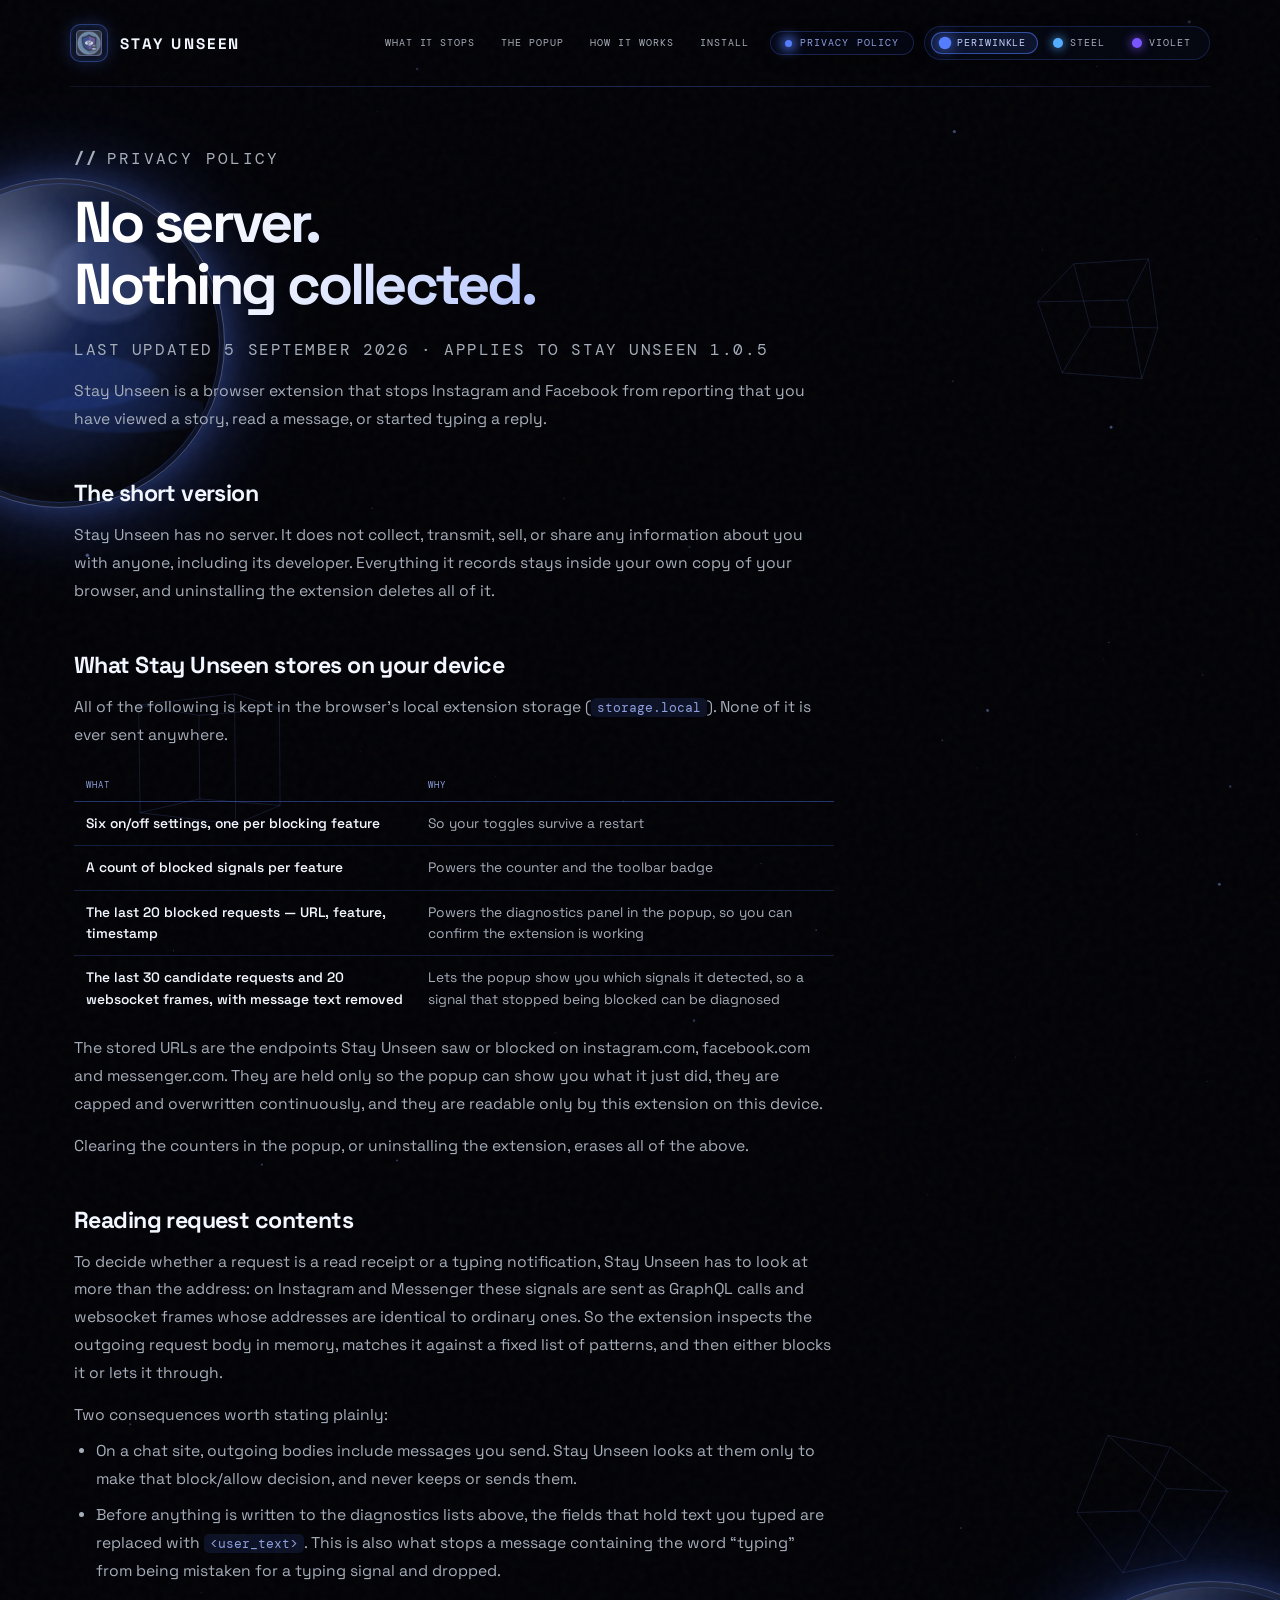
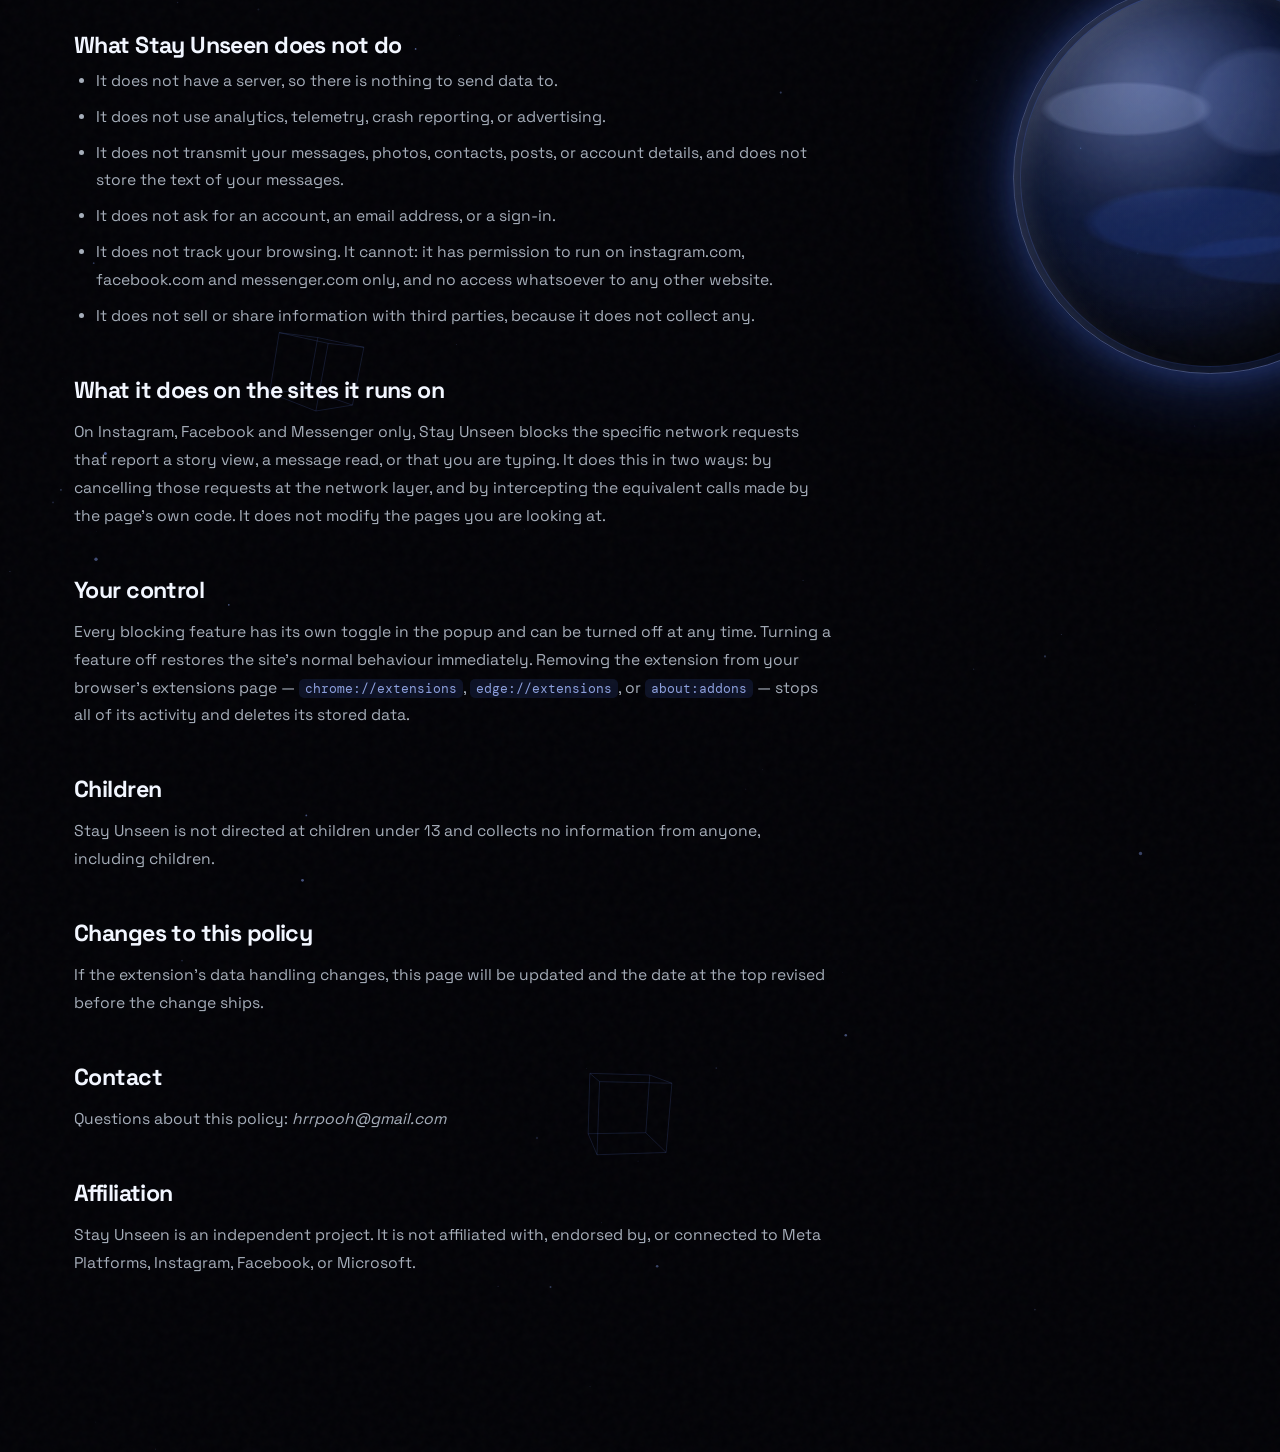
<file: stayunseen/privacy.html>
<!DOCTYPE html>
<html lang="en" class="no-js" data-ps-theme="periwinkle">
<head>
<meta charset="UTF-8" />
<meta name="viewport" content="width=device-width, initial-scale=1.0" />
<title>Privacy policy — Stay Unseen</title>
<meta name="description" content="Stay Unseen has no server and collects nothing. This page states exactly what it stores on your device, why it reads request bodies, and what it does not do." />
<meta name="theme-color" content="#577eff" />
<link rel="icon" type="image/png" href="assets/icon128.png" />
<link rel="preconnect" href="https://fonts.googleapis.com" />
<link rel="preconnect" href="https://fonts.gstatic.com" crossorigin />
<link href="https://fonts.googleapis.com/css2?family=Space+Grotesk:wght@400;500;600;700&family=DM+Mono:wght@400;500&display=swap" rel="stylesheet" />
<link rel="stylesheet" href="styles.css" />
<script>
// Removed before first paint. If it never runs, styles.css's html.no-js rules
// keep every revealed section visible and stack the gallery panels.
document.documentElement.classList.remove("no-js");
</script>
</head>
<body>
<div class="ps-app" id="psApp" data-ps-theme="periwinkle">

  <canvas id="ps3dCanvas" aria-hidden="true"></canvas>
  <div class="ps-grid-3d" aria-hidden="true"></div>
  <div class="ps-orb-3d one" aria-hidden="true"></div>
  <div class="ps-orb-3d two" aria-hidden="true"></div>
  <div class="ps-noise-overlay" aria-hidden="true"></div>

  <header class="ps-header ps-container">
    <a class="ps-brand-mark" href="index.html">
      <span class="ps-brand-badge"><img src="assets/icon128.png" alt="" width="26" height="26" /></span>
      <span class="ps-brand-text">Stay Unseen</span>
    </a>

    <div class="ps-header-tools">
      <nav class="ps-nav" aria-label="Sections">
        <a href="index.html#stops">What it stops</a>
        <a href="index.html#screens">The popup</a>
        <a href="index.html#how">How it works</a>
        <a href="index.html#install">Install</a>
      </nav>

      <span class="ps-status-pill">Privacy policy</span>

      <div class="ps-theme-switch" role="group" aria-label="Accent colour">
        <button type="button" class="ps-theme-btn" data-ps-theme-btn="periwinkle" style="--ps-swatch-h: 226" aria-pressed="true">
          <span class="ps-theme-dot" aria-hidden="true"></span><span class="ps-theme-label">Periwinkle</span>
        </button>
        <button type="button" class="ps-theme-btn" data-ps-theme-btn="steel" style="--ps-swatch-h: 209" aria-pressed="false">
          <span class="ps-theme-dot" aria-hidden="true"></span><span class="ps-theme-label">Steel</span>
        </button>
        <button type="button" class="ps-theme-btn" data-ps-theme-btn="violet" style="--ps-swatch-h: 253" aria-pressed="false">
          <span class="ps-theme-dot" aria-hidden="true"></span><span class="ps-theme-label">Violet</span>
        </button>
      </div>
    </div>
  </header>

  <main class="ps-container">
    <article class="ps-prose">
      <div class="ps-intro-content" id="psIntro">
        <p class="ps-eyebrow-tag">Privacy policy</p>
        <h1 class="ps-main-title" style="font-size: clamp(2.4rem, 4.6vw, 3.6rem)">
          <span class="ps-title-line">No server.</span>
          <span class="ps-title-line">Nothing collected.</span>
        </h1>
        <p class="ps-updated">Last updated 5 September 2026 · applies to Stay Unseen 1.0.5</p>
      </div>

      <p class="ps-reveal-item">
        Stay Unseen is a browser extension that stops Instagram and Facebook from reporting
        that you have viewed a story, read a message, or started typing a reply.
      </p>

      <section class="ps-reveal-item">
        <h2>The short version</h2>
        <p>
          Stay Unseen has no server. It does not collect, transmit, sell, or share any
          information about you with anyone, including its developer. Everything it records
          stays inside your own copy of your browser, and uninstalling the extension deletes
          all of it.
        </p>
      </section>

      <section class="ps-reveal-item">
        <h2>What Stay Unseen stores on your device</h2>
        <p>
          All of the following is kept in the browser's local extension storage
          (<code>storage.local</code>). None of it is ever sent anywhere.
        </p>

        <div class="ps-table-wrap">
          <table class="ps-table">
            <thead>
              <tr><th scope="col">What</th><th scope="col">Why</th></tr>
            </thead>
            <tbody>
              <tr>
                <td>Six on/off settings, one per blocking feature</td>
                <td>So your toggles survive a restart</td>
              </tr>
              <tr>
                <td>A count of blocked signals per feature</td>
                <td>Powers the counter and the toolbar badge</td>
              </tr>
              <tr>
                <td>The last 20 blocked requests — URL, feature, timestamp</td>
                <td>Powers the diagnostics panel in the popup, so you can confirm the extension is working</td>
              </tr>
              <tr>
                <td>The last 30 candidate requests and 20 websocket frames, with message text removed</td>
                <td>Lets the popup show you which signals it detected, so a signal that stopped being blocked can be diagnosed</td>
              </tr>
            </tbody>
          </table>
        </div>

        <p>
          The stored URLs are the endpoints Stay Unseen saw or blocked on instagram.com,
          facebook.com and messenger.com. They are held only so the popup can show you what
          it just did, they are capped and overwritten continuously, and they are readable
          only by this extension on this device.
        </p>
        <p>
          Clearing the counters in the popup, or uninstalling the extension, erases all of
          the above.
        </p>
      </section>

      <section class="ps-reveal-item">
        <h2>Reading request contents</h2>
        <p>
          To decide whether a request is a read receipt or a typing notification, Stay Unseen
          has to look at more than the address: on Instagram and Messenger these signals are
          sent as GraphQL calls and websocket frames whose addresses are identical to
          ordinary ones. So the extension inspects the outgoing request body in memory,
          matches it against a fixed list of patterns, and then either blocks it or lets it
          through.
        </p>
        <p>Two consequences worth stating plainly:</p>
        <ul>
          <li>
            On a chat site, outgoing bodies include messages you send. Stay Unseen looks at
            them only to make that block/allow decision, and never keeps or sends them.
          </li>
          <li>
            Before anything is written to the diagnostics lists above, the fields that hold
            text you typed are replaced with <code>&lt;user_text&gt;</code>. This is also what
            stops a message containing the word “typing” from being mistaken for a typing
            signal and dropped.
          </li>
        </ul>
      </section>

      <section class="ps-reveal-item">
        <h2>What Stay Unseen does not do</h2>
        <ul>
          <li>It does not have a server, so there is nothing to send data to.</li>
          <li>It does not use analytics, telemetry, crash reporting, or advertising.</li>
          <li>
            It does not transmit your messages, photos, contacts, posts, or account details,
            and does not store the text of your messages.
          </li>
          <li>It does not ask for an account, an email address, or a sign-in.</li>
          <li>
            It does not track your browsing. It cannot: it has permission to run on
            instagram.com, facebook.com and messenger.com only, and no access whatsoever to
            any other website.
          </li>
          <li>
            It does not sell or share information with third parties, because it does not
            collect any.
          </li>
        </ul>
      </section>

      <section class="ps-reveal-item">
        <h2>What it does on the sites it runs on</h2>
        <p>
          On Instagram, Facebook and Messenger only, Stay Unseen blocks the specific network
          requests that report a story view, a message read, or that you are typing. It does
          this in two ways: by cancelling those requests at the network layer, and by
          intercepting the equivalent calls made by the page's own code. It does not modify
          the pages you are looking at.
        </p>
      </section>

      <section class="ps-reveal-item">
        <h2>Your control</h2>
        <p>
          Every blocking feature has its own toggle in the popup and can be turned off at any
          time. Turning a feature off restores the site's normal behaviour immediately.
          Removing the extension from your browser's extensions page —
          <code>chrome://extensions</code>, <code>edge://extensions</code>, or
          <code>about:addons</code> — stops all of its activity and deletes its stored data.
        </p>
      </section>

      <section class="ps-reveal-item">
        <h2>Children</h2>
        <p>
          Stay Unseen is not directed at children under 13 and collects no information from
          anyone, including children.
        </p>
      </section>

      <section class="ps-reveal-item">
        <h2>Changes to this policy</h2>
        <p>
          If the extension's data handling changes, this page will be updated and the date at
          the top revised before the change ships.
        </p>
      </section>

      <section class="ps-reveal-item">
        <h2>Contact</h2>
        <p>Questions about this policy: <em>hrrpooh@gmail.com</em></p>
      </section>

      <section class="ps-reveal-item">
        <h2>Affiliation</h2>
        <p>
          Stay Unseen is an independent project. It is not affiliated with, endorsed by, or
          connected to Meta Platforms, Instagram, Facebook, or Microsoft.
        </p>
      </section>
    </article>

    <footer class="ps-footer ps-reveal-item">
      <span>Stay Unseen v1.0.5 · no server · no analytics · nothing leaves your browser</span>
      <span><a href="index.html">Back to the extension</a></span>
    </footer>
  </main>
</div>

<script src="script.js"></script>
</body>
</html>
</file>
<file: stayunseen/styles.css>
/* Stay Unseen — product site.
   Built on the mheadowshtml.html personal-space template: the same single-hue
   colour system, 3D canvas/grid/orb background layers, tilting card stage, HUD
   and scan-line treatment, and reveal choreography. Extended with the sections
   a product page needs (screenshot gallery, feature matrix, privacy table).

   Everything shares the ps- prefix, as in the template. */

/* --- page shell ----------------------------------------------------------- */

/* The background is painted on <html> too so the overscroll area and the mobile
   browser chrome match instead of flashing white. */
html {
  --ps-h: 226;
  background-color: hsl(calc(var(--ps-h) + 11), 50%, 1.6%);
  -webkit-text-size-adjust: 100%;
  text-size-adjust: 100%;
  scroll-behavior: smooth;
}

/* Mirrors of the accent switch, so the overscroll colour follows the theme. */
html[data-ps-theme="periwinkle"] { --ps-h: 226; }
html[data-ps-theme="steel"] { --ps-h: 209; }
html[data-ps-theme="violet"] { --ps-h: 253; }

body {
  margin: 0;
  padding: 0;
  background-color: transparent;
}

.ps-app,
.ps-app * {
  box-sizing: border-box;
  margin: 0;
  padding: 0;
}

/* Every colour is derived from this one hue, so the theme buttons only have to
   change a single number. All three are read off the extension icon: 226 is the
   periwinkle of its frame and ghost, 209 the steel of the badge circle, 253 the
   purple half of the shield. */
.ps-app { --ps-h: 226; }
.ps-app[data-ps-theme="periwinkle"] { --ps-h: 226; }
.ps-app[data-ps-theme="steel"] { --ps-h: 209; }
.ps-app[data-ps-theme="violet"] { --ps-h: 253; }

.ps-app {
  --bg: hsl(calc(var(--ps-h) + 11), 50%, 1.6%);
  --accent: hsl(calc(var(--ps-h) + 0.1), 100%, 66.7%);
  --accent-glow: hsla(calc(var(--ps-h) + 0.1), 100%, 66.7%, 0.45);
  --accent-soft: hsla(calc(var(--ps-h) + 0.3), 100%, 82.4%, 0.85);
  --accent-dark: hsl(calc(var(--ps-h) + 4.3), 82.7%, 15.9%);
  --text: hsl(calc(var(--ps-h) - 5.2), 100%, 97.5%);
  --muted: hsl(calc(var(--ps-h) - 10), 12.7%, 69%);
  --line: hsla(calc(var(--ps-h) + 0.1), 100%, 66.7%, 0.22);
  --panel-bg: hsla(calc(var(--ps-h) + 1), 55.6%, 5.3%, 0.75);

  position: relative;
  width: 100%;
  min-height: 100vh;
  overflow-x: hidden;
  color: var(--text);
  background-color: var(--bg);
  font-family: "Space Grotesk", -apple-system, BlinkMacSystemFont, "Segoe UI", Roboto, sans-serif;
  isolation: isolate;
  perspective: 1200px;
  -webkit-font-smoothing: antialiased;
}

.ps-app a { color: inherit; text-decoration: none; }

.ps-sr {
  position: absolute;
  width: 1px; height: 1px;
  margin: -1px; padding: 0;
  overflow: hidden;
  clip: rect(0 0 0 0);
  white-space: nowrap;
  border: 0;
}

/* --- background layers ---------------------------------------------------- */

#ps3dCanvas {
  position: absolute;
  top: 0;
  left: 0;
  width: 100%;
  height: 100%;
  z-index: -6;
  pointer-events: none;
  display: block;
}

.ps-grid-3d {
  position: absolute;
  z-index: -5;
  top: -30%;
  left: -40%;
  width: 180%;
  height: 150%;
  opacity: 0.32;
  pointer-events: none;
  background-image:
    linear-gradient(var(--line) 1.5px, transparent 1.5px),
    linear-gradient(90deg, var(--line) 1.5px, transparent 1.5px);
  background-size: 60px 60px;
  transform: perspective(600px) rotateX(68deg) translateY(-12%) translateZ(-50px);
  transform-origin: center top;
  animation: ps-grid-scroll 14s linear infinite;
}

@keyframes ps-grid-scroll {
  from { background-position: 0 0; }
  to { background-position: 0 60px; }
}

.ps-orb-3d {
  position: fixed;
  z-index: -4;
  border-radius: 50%;
  pointer-events: none;
  transform-style: preserve-3d;
  filter: drop-shadow(0 0 45px var(--accent-glow));
  isolation: isolate;
}

/* A moving surface under fixed lighting reads as a rotating sphere. */
.ps-orb-3d::before {
  content: "";
  position: absolute;
  inset: 0;
  z-index: -1;
  border-radius: 50%;
  background-image:
    radial-gradient(ellipse 22% 14% at 14% 32%, hsla(calc(var(--ps-h) - 1.4), 100%, 86.7%, 0.34) 0 46%, transparent 52%),
    radial-gradient(ellipse 30% 18% at 42% 62%, hsla(calc(var(--ps-h) - 1.2), 65.3%, 51.4%, 0.28) 0 48%, transparent 55%),
    radial-gradient(ellipse 18% 28% at 67% 30%, hsla(var(--ps-h), 100%, 79.6%, 0.25) 0 45%, transparent 53%),
    radial-gradient(ellipse 28% 12% at 88% 72%, hsla(calc(var(--ps-h) - 0.6), 62%, 43.3%, 0.3) 0 48%, transparent 56%),
    radial-gradient(circle at 28% 24%, hsla(calc(var(--ps-h) - 1), 100%, 94.1%, 0.34), hsla(calc(var(--ps-h) - 1.8), 100%, 59.6%, 0.09) 38%, transparent 70%);
  background-size: 200% 100%, 200% 100%, 200% 100%, 200% 100%, 100% 100%;
  background-position: 0 0, 35% 0, 70% 0, 105% 0, 0 0;
  background-repeat: repeat-x, repeat-x, repeat-x, repeat-x, no-repeat;
  mix-blend-mode: screen;
  opacity: 0.64;
  animation: ps-planet-rotate 20s linear infinite;
  will-change: background-position;
}

.ps-orb-3d::after {
  content: "";
  position: absolute;
  inset: -2%;
  z-index: 1;
  border-radius: 50%;
  border: 1px solid hsla(calc(var(--ps-h) + 0.3), 100%, 82.4%, 0.48);
  box-shadow:
    0 0 24px 5px hsla(calc(var(--ps-h) + 0.1), 100%, 66.7%, 0.28),
    inset 12px 8px 22px hsla(calc(var(--ps-h) - 3.6), 100%, 93.1%, 0.2),
    inset -26px -20px 38px rgba(0, 0, 0, 0.58);
  opacity: 0.7;
  animation: ps-planet-glow 4.5s ease-in-out infinite;
  pointer-events: none;
}

@keyframes ps-planet-rotate {
  from { background-position: 0 0, 35% 0, 70% 0, 105% 0, 0 0; }
  to { background-position: 200% 0, 235% 0, 270% 0, 305% 0, 0 0; }
}

@keyframes ps-planet-glow {
  0%, 100% { opacity: 0.48; transform: scale(0.98); }
  50% { opacity: 0.95; transform: scale(1.04); }
}

.ps-orb-3d.one {
  top: 6%;
  left: -100px;
  width: 320px;
  height: 320px;
  border: 1px solid hsla(calc(var(--ps-h) + 0.1), 100%, 66.7%, 0.35);
  background: radial-gradient(circle at 30% 28%, hsla(calc(var(--ps-h) + 0.1), 100%, 87.1%, 0.45), hsla(calc(var(--ps-h) - 1.5), 100%, 59%, 0.12) 30%, hsla(calc(var(--ps-h) + 3.5), 66.7%, 2.4%, 0.05) 70%);
  box-shadow: inset -28px -30px 80px rgba(0, 0, 0, 0.75), 0 0 80px hsla(calc(var(--ps-h) + 0.1), 100%, 66.7%, 0.2);
  animation: ps-float-orb1 11s ease-in-out infinite alternate;
}

.ps-orb-3d.two {
  top: 52%;
  right: -120px;
  width: 380px;
  height: 380px;
  border: 1px solid hsla(calc(var(--ps-h) + 0.1), 100%, 66.7%, 0.22);
  background: radial-gradient(circle at 35% 25%, hsla(calc(var(--ps-h) - 1.1), 100%, 68.4%, 0.3), hsla(calc(var(--ps-h) - 1.3), 86.7%, 17.6%, 0.18) 35%, hsla(calc(var(--ps-h) - 1.9), 63.6%, 2.2%, 0.05) 75%);
  box-shadow: inset -40px -38px 100px rgba(0, 0, 0, 0.8), 0 0 100px hsla(calc(var(--ps-h) - 1.7), 100%, 57.1%, 0.18);
  animation: ps-float-orb2 14s ease-in-out infinite alternate;
}

.ps-orb-3d.three {
  bottom: 8%;
  left: 18%;
  width: 140px;
  height: 140px;
  border: 1px solid hsla(calc(var(--ps-h) + 0.3), 100%, 82.4%, 0.4);
  background: radial-gradient(circle at 35% 25%, hsla(calc(var(--ps-h) - 1.2), 100%, 92.7%, 0.6), hsla(calc(var(--ps-h) - 1.5), 98.1%, 57.6%, 0.18) 35%, transparent 70%);
  box-shadow: inset -18px -20px 40px rgba(0, 0, 0, 0.7), 0 0 50px hsla(calc(var(--ps-h) + 0.1), 100%, 66.7%, 0.25);
  animation: ps-float-orb3 9s ease-in-out infinite alternate;
}

@keyframes ps-float-orb1 {
  0% { transform: translate3d(0, 0, 0); }
  100% { transform: translate3d(55px, 45px, 60px); }
}

@keyframes ps-float-orb2 {
  0% { transform: translate3d(0, 0, 0); }
  100% { transform: translate3d(-50px, -40px, -80px); }
}

@keyframes ps-float-orb3 {
  0% { transform: translate3d(0, 0, 0) scale(1); }
  100% { transform: translate3d(38px, -32px, 40px) scale(1.18); }
}

.ps-noise-overlay {
  position: fixed;
  z-index: -2;
  inset: 0;
  pointer-events: none;
  opacity: 0.035;
  background-image: url("data:image/svg+xml,%3Csvg viewBox='0 0 200 200' xmlns='http://www.w3.org/2000/svg'%3E%3Cfilter id='n'%3E%3CfeTurbulence type='fractalNoise' baseFrequency='.85' numOctaves='3' stitchTiles='stitch'/%3E%3C/filter%3E%3Crect width='100%25' height='100%25' filter='url(%23n)' opacity='.8'/%3E%3C/svg%3E");
}

/* --- layout --------------------------------------------------------------- */

.ps-container {
  width: min(1140px, calc(100% - 36px));
  margin: 0 auto;
  padding: 0 4px;
}

/* --- header --------------------------------------------------------------- */

.ps-header {
  position: relative;
  display: flex;
  align-items: center;
  justify-content: space-between;
  gap: 16px;
  flex-wrap: wrap;
  padding: 24px 0;
  border-bottom: 1px solid hsla(calc(var(--ps-h) + 0.1), 100%, 66.7%, 0.12);
}

.ps-header::after {
  content: "";
  position: absolute;
  left: 0;
  bottom: -1px;
  width: 100%;
  height: 1px;
  background: linear-gradient(90deg, transparent, var(--accent), transparent);
  transform: scaleX(0);
  transform-origin: center;
}

.ps-app.is-ready .ps-header::after {
  animation: ps-line-draw 1.1s .55s cubic-bezier(.16, 1, .3, 1) forwards;
}

.ps-brand-mark,
.ps-status-pill,
.ps-theme-switch,
.ps-nav {
  opacity: 0;
  filter: blur(8px);
}

.ps-brand-mark { transform: translate3d(-28px, -10px, 0); }
.ps-nav,
.ps-status-pill,
.ps-theme-switch { transform: translate3d(28px, -10px, 0); }

.ps-app.is-ready .ps-brand-mark,
.ps-app.is-ready .ps-status-pill,
.ps-app.is-ready .ps-theme-switch,
.ps-app.is-ready .ps-nav {
  animation: ps-header-arrive .8s cubic-bezier(.16, 1, .3, 1) forwards;
}

.ps-app.is-ready .ps-nav { animation-delay: .12s; }
.ps-app.is-ready .ps-status-pill { animation-delay: .18s; }
.ps-app.is-ready .ps-theme-switch { animation-delay: .26s; }

@keyframes ps-header-arrive {
  to { opacity: 1; filter: blur(0); transform: translate3d(0, 0, 0); }
}

@keyframes ps-line-draw {
  50% { transform: scaleX(1); opacity: 1; }
  100% { transform: scaleX(1); opacity: .22; }
}

.ps-brand-mark {
  display: inline-flex;
  align-items: center;
  gap: 12px;
}

/* The real extension icon rather than a redrawn letter mark. Its art carries
   its own rounded square, so the badge only supplies the glow. */
.ps-brand-badge {
  display: flex;
  align-items: center;
  justify-content: center;
  width: 38px;
  height: 38px;
  border-radius: 10px;
  border: 1px solid hsla(calc(var(--ps-h) + 0.1), 100%, 66.7%, 0.4);
  background: hsla(calc(var(--ps-h) + 0.1), 100%, 66.7%, 0.1);
  box-shadow: 0 0 18px hsla(calc(var(--ps-h) + 0.1), 100%, 66.7%, 0.25), inset 0 0 10px hsla(calc(var(--ps-h) + 0.1), 100%, 66.7%, 0.15);
  transform-style: preserve-3d;
  transition: transform 0.3s cubic-bezier(0.175, 0.885, 0.32, 1.275);
}

.ps-brand-badge img { display: block; width: 26px; height: 26px; }

.ps-brand-mark:hover .ps-brand-badge { transform: rotateY(180deg) scale(1.08); }

.ps-brand-text {
  color: var(--text);
  font-size: 0.95rem;
  font-weight: 800;
  letter-spacing: 0.16em;
  text-transform: uppercase;
}

.ps-header-tools {
  display: inline-flex;
  align-items: center;
  gap: 10px;
  flex-wrap: wrap;
  justify-content: flex-end;
}

.ps-nav {
  display: inline-flex;
  align-items: center;
  gap: 4px;
}

.ps-nav a {
  padding: 6px 10px;
  border-radius: 14px;
  border: 1px solid transparent;
  color: var(--muted);
  font: 0.62rem/1 "DM Mono", monospace;
  letter-spacing: 0.1em;
  text-transform: uppercase;
  transition: color .25s ease, border-color .25s ease, background .25s ease;
}

.ps-nav a:hover {
  color: var(--text);
  border-color: var(--line);
  background: hsla(calc(var(--ps-h) + 0.1), 100%, 66.7%, 0.08);
}

.ps-status-pill {
  display: inline-flex;
  align-items: center;
  gap: 8px;
  padding: 6px 14px;
  border-radius: 20px;
  border: 1px solid hsla(calc(var(--ps-h) + 0.1), 100%, 66.7%, 0.25);
  background: hsla(calc(var(--ps-h) + 3.1), 61.3%, 6.1%, 0.65);
  color: var(--accent-soft);
  font: 0.65rem/1 "DM Mono", monospace;
  letter-spacing: 0.1em;
  text-transform: uppercase;
  box-shadow: 0 4px 15px rgba(0, 0, 0, 0.3);
  backdrop-filter: blur(8px);
  -webkit-backdrop-filter: blur(8px);
}

.ps-status-pill::before {
  content: "";
  width: 7px;
  height: 7px;
  border-radius: 50%;
  background: var(--accent);
  box-shadow: 0 0 12px 3px var(--accent);
  animation: ps-pulse-dot 1.8s infinite ease-in-out;
}

@keyframes ps-pulse-dot {
  0%, 100% { opacity: 1; transform: scale(1); }
  50% { opacity: 0.35; transform: scale(0.65); }
}

/* --- accent switch -------------------------------------------------------- */

.ps-theme-switch {
  display: inline-flex;
  align-items: center;
  gap: 6px;
  padding: 5px 6px;
  border-radius: 20px;
  border: 1px solid var(--line);
  background: var(--panel-bg);
  box-shadow: 0 4px 15px rgba(0, 0, 0, 0.3);
  backdrop-filter: blur(8px);
  -webkit-backdrop-filter: blur(8px);
}

.ps-theme-btn {
  display: inline-flex;
  align-items: center;
  gap: 7px;
  padding: 5px 11px 5px 8px;
  border: 1px solid transparent;
  border-radius: 16px;
  background: transparent;
  color: var(--muted);
  font: 0.6rem/1 "DM Mono", monospace;
  letter-spacing: 0.1em;
  text-transform: uppercase;
  cursor: pointer;
  transition: color 0.25s ease, border-color 0.25s ease, background 0.25s ease, transform 0.25s ease;
  -webkit-appearance: none;
  appearance: none;
}

.ps-theme-btn:hover { color: var(--text); transform: translateY(-1px); }

.ps-theme-btn:focus-visible {
  outline: 2px solid hsl(var(--ps-swatch-h), 100%, 66.7%);
  outline-offset: 2px;
}

.ps-theme-btn[aria-pressed="true"] {
  border-color: hsla(var(--ps-swatch-h), 100%, 66.7%, 0.55);
  background: hsla(var(--ps-swatch-h), 100%, 66.7%, 0.12);
  color: hsl(var(--ps-swatch-h), 100%, 88%);
}

/* Each swatch shows the colour it applies, whatever the active theme is. */
.ps-theme-dot {
  width: 10px;
  height: 10px;
  border-radius: 50%;
  background: hsl(var(--ps-swatch-h), 100%, 66.7%);
  box-shadow: 0 0 10px 2px hsla(var(--ps-swatch-h), 100%, 66.7%, 0.55);
  transition: transform 0.25s ease;
}

.ps-theme-btn[aria-pressed="true"] .ps-theme-dot { transform: scale(1.25); }

/* --- hero ----------------------------------------------------------------- */

.ps-hero-grid {
  display: grid;
  grid-template-columns: 1.1fr 1fr;
  align-items: center;
  gap: clamp(32px, 6vw, 80px);
  min-height: calc(100vh - 90px);
  padding: 40px 0 70px;
}

.ps-intro-content {
  position: relative;
  transform-style: preserve-3d;
}

.ps-eyebrow-tag {
  display: inline-flex;
  align-items: center;
  gap: 8px;
  color: var(--accent);
  font: 0.72rem/1 "DM Mono", monospace;
  letter-spacing: 0.15em;
  text-transform: uppercase;
}

.ps-eyebrow-tag::before { content: "//"; font-weight: 700; }

.ps-main-title {
  max-width: 680px;
  margin: 18px 0 0;
  font-size: clamp(3rem, 6vw, 5.6rem);
  font-weight: 800;
  line-height: 1.08;
  letter-spacing: -0.05em;
  padding-bottom: 0.12em;
}

.ps-title-line {
  display: block;
  opacity: 0;
  transform: translate3d(0, 58px, -70px) rotateX(14deg);
  transform-origin: left bottom;
  filter: blur(10px);
  color: transparent;
  background: linear-gradient(115deg, #ffffff 8%, hsl(calc(var(--ps-h) + 0.3), 100%, 82.4%) 38%, var(--accent) 68%, hsl(calc(var(--ps-h) + 3.1), 70.6%, 45.3%) 92%);
  background-size: 220% 100%;
  -webkit-background-clip: text;
  background-clip: text;
}

.ps-intro-content.is-visible .ps-title-line {
  animation: ps-title-rise 1s cubic-bezier(.16, 1, .3, 1) forwards,
             ps-title-glow 3s 1.1s ease-in-out infinite alternate;
}

.ps-intro-content.is-visible .ps-title-line:first-child { animation-delay: .24s, 1.1s; }
.ps-intro-content.is-visible .ps-title-line:last-child { animation-delay: .42s, 1.3s; }

@keyframes ps-title-rise {
  to { opacity: 1; transform: translate3d(0, 0, 0) rotateX(0); filter: blur(0); }
}

@keyframes ps-title-glow {
  from {
    background-position: 100% 50%;
    filter: drop-shadow(0 0 8px hsla(calc(var(--ps-h) + 0.1), 100%, 66.7%, .28));
  }
  to {
    background-position: 0 50%;
    filter: drop-shadow(0 0 22px hsla(calc(var(--ps-h) + 0.1), 100%, 66.7%, .7));
  }
}

.ps-bio-text {
  max-width: 620px;
  margin: 26px 0 0;
  color: var(--muted);
  font-size: clamp(1rem, 1.6vw, 1.12rem);
  line-height: 1.75;
}

.ps-eyebrow-tag,
.ps-bio-text,
.ps-section-label {
  opacity: 0;
  transform: translateY(20px);
  filter: blur(6px);
}

.ps-intro-content.is-visible .ps-eyebrow-tag,
.ps-intro-content.is-visible .ps-bio-text,
.ps-intro-content.is-visible .ps-section-label {
  animation: ps-copy-resolve .8s cubic-bezier(.16, 1, .3, 1) forwards;
}

.ps-intro-content.is-visible .ps-eyebrow-tag { animation-delay: .08s; }
.ps-intro-content.is-visible .ps-bio-text { animation-delay: .85s; }
.ps-intro-content.is-visible .ps-section-label { animation-delay: 1.08s; }

@keyframes ps-copy-resolve {
  to { opacity: 1; transform: translateY(0); filter: blur(0); }
}

.ps-bio-text strong { color: var(--accent-soft); font-weight: 600; }

.ps-intro-content.is-visible .ps-bio-text strong {
  animation: ps-copy-highlight 1.1s 1.28s ease both;
}

@keyframes ps-copy-highlight {
  0% { color: inherit; text-shadow: 0 0 0 transparent; }
  45% { color: #fff; text-shadow: 0 0 18px hsla(calc(var(--ps-h) + 0.1), 100%, 66.7%, .72); }
  100% { color: var(--accent-soft); text-shadow: 0 0 10px hsla(calc(var(--ps-h) + 0.1), 100%, 66.7%, .18); }
}

.ps-section-label {
  margin: 40px 0 16px;
  color: hsla(calc(var(--ps-h) - 5.3), 100%, 93.1%, 0.6);
  font: 0.68rem/1 "DM Mono", monospace;
  letter-spacing: 0.14em;
  text-transform: uppercase;
}

/* --- action buttons (the template's social rows, retargeted) -------------- */

.ps-action-grid {
  display: grid;
  grid-template-columns: repeat(2, minmax(0, 1fr));
  gap: 12px;
  max-width: 580px;
  perspective: 1000px;
}

.ps-action-card {
  position: relative;
  display: flex;
  align-items: center;
  justify-content: space-between;
  min-height: 62px;
  padding: 14px 18px;
  overflow: hidden;
  border-radius: 14px;
  border: 1px solid hsla(calc(var(--ps-h) + 0.1), 100%, 66.7%, 0.22);
  background: linear-gradient(135deg, hsla(calc(var(--ps-h) - 4), 44.4%, 14.1%, 0.65), hsla(calc(var(--ps-h) + 5), 55.6%, 3.5%, 0.85));
  box-shadow: 0 8px 24px rgba(0, 0, 0, 0.4);
  transform-style: preserve-3d;
  transition: transform 0.3s cubic-bezier(0.165, 0.84, 0.44, 1), border-color 0.3s ease, background 0.3s ease, box-shadow 0.3s ease;
  opacity: 0;
  transform: translate3d(0, 24px, -30px) rotateX(8deg);
}

.ps-intro-content.is-visible .ps-action-card,
.ps-reveal-item.is-visible .ps-action-card {
  opacity: 1;
  transform: translate3d(0, 0, 0) rotateX(0deg);
  filter: none;
}

.ps-action-card::before {
  content: "";
  position: absolute;
  top: 0;
  left: -120%;
  width: 80%;
  height: 100%;
  background: linear-gradient(90deg, transparent, hsla(calc(var(--ps-h) - 0.4), 100%, 77.3%, 0.22), transparent);
  transform: skewX(-25deg);
  transition: left 0.6s ease;
}

.ps-action-card:hover {
  border-color: var(--accent);
  background: linear-gradient(135deg, hsla(calc(var(--ps-h) - 3.8), 49.6%, 24.9%, 0.75), hsla(calc(var(--ps-h) + 3.1), 57.6%, 6.5%, 0.9));
  box-shadow: 0 16px 36px rgba(0, 0, 0, 0.6), 0 0 25px hsla(calc(var(--ps-h) + 0.1), 100%, 66.7%, 0.25);
  transform: translateY(-5px) translateZ(15px) rotateX(4deg);
  opacity: 1;
  filter: none;
}

.ps-action-card:nth-child(even):hover { transform: translateY(-5px) translateZ(15px) rotateX(4deg) rotateY(-2deg); }
.ps-action-card:nth-child(odd):hover { transform: translateY(-5px) translateZ(15px) rotateX(4deg) rotateY(2deg); }
.ps-action-card:hover::before { left: 150%; }

.ps-action-card.is-primary {
  border-color: hsla(calc(var(--ps-h) + 0.1), 100%, 66.7%, 0.55);
  background: linear-gradient(135deg, hsla(calc(var(--ps-h) - 2), 62%, 26%, 0.8), hsla(calc(var(--ps-h) + 4), 60%, 7%, 0.92));
}

.ps-action-info {
  position: relative;
  z-index: 1;
  display: flex;
  align-items: center;
  gap: 12px;
  font-size: 0.88rem;
  font-weight: 700;
}

.ps-action-info,
.ps-action-arrow { opacity: 0; }

.ps-intro-content.is-visible .ps-action-info,
.ps-intro-content.is-visible .ps-action-arrow,
.ps-reveal-item.is-visible .ps-action-info,
.ps-reveal-item.is-visible .ps-action-arrow {
  animation: ps-row-detail .5s cubic-bezier(.16, 1, .3, 1) forwards;
}

.ps-intro-content.is-visible .ps-action-card:nth-child(1) :is(.ps-action-info, .ps-action-arrow) { animation-delay: 1.58s; }
.ps-intro-content.is-visible .ps-action-card:nth-child(2) :is(.ps-action-info, .ps-action-arrow) { animation-delay: 1.7s; }
.ps-intro-content.is-visible .ps-action-card:nth-child(3) :is(.ps-action-info, .ps-action-arrow) { animation-delay: 1.82s; }
.ps-intro-content.is-visible .ps-action-card:nth-child(4) :is(.ps-action-info, .ps-action-arrow) { animation-delay: 1.94s; }

@keyframes ps-row-detail {
  from { opacity: 0; transform: translateX(-8px); }
  to { opacity: 1; transform: translateX(0); }
}

.ps-intro-content.is-visible .ps-action-arrow,
.ps-reveal-item.is-visible .ps-action-arrow { animation-name: ps-arrow-detail; }

@keyframes ps-arrow-detail {
  from { opacity: 0; transform: translate(-8px, 8px); }
  to { opacity: 1; transform: translate(0, 0); }
}

.ps-action-tag {
  display: grid;
  place-items: center;
  width: 32px;
  height: 32px;
  border-radius: 9px;
  border: 1px solid hsla(calc(var(--ps-h) + 0.1), 100%, 66.7%, 0.38);
  background: hsla(calc(var(--ps-h) + 0.1), 100%, 66.7%, 0.1);
  color: var(--accent);
  font: 700 0.78rem/1 "DM Mono", monospace;
  box-shadow: inset 0 0 8px hsla(calc(var(--ps-h) + 0.1), 100%, 66.7%, 0.2);
}

.ps-action-sub {
  display: block;
  margin-top: 3px;
  color: var(--muted);
  font: 0.58rem/1.3 "DM Mono", monospace;
  letter-spacing: 0.08em;
  text-transform: uppercase;
  font-weight: 400;
}

.ps-action-arrow {
  position: relative;
  z-index: 1;
  color: var(--accent);
  font-size: 1.1rem;
  transition: transform 0.25s ease;
}

.ps-action-card:hover .ps-action-arrow { transform: translate(5px, -5px); }

/* --- the popup stage ------------------------------------------------------ */

.ps-popup-stage {
  position: relative;
  min-height: 700px;
  display: flex;
  align-items: center;
  justify-content: center;
  perspective: 1200px;
  transform-style: preserve-3d;
}

.ps-popup-stage .ps-ring-3d,
.ps-popup-stage .ps-badge-3d,
.ps-popup-stage .ps-card-3d,
.ps-popup-stage::before { opacity: 0; }

.ps-popup-stage.is-visible .ps-card-3d {
  animation: ps-card-materialize 1.05s .18s cubic-bezier(.16, 1, .3, 1) forwards;
}

.ps-popup-stage.is-visible .ps-ring-3d { opacity: 1; }
.ps-popup-stage.is-visible .ps-badge-3d { opacity: 1; }

.ps-popup-stage.is-visible::before {
  opacity: 1;
  animation: ps-projector-pulse 3.8s .55s ease-in-out infinite;
}

.ps-popup-stage.is-visible .ps-card-inner {
  animation: ps-image-resolve 1.2s .2s cubic-bezier(.16, 1, .3, 1) both;
}

.ps-popup-stage.is-visible .ps-hud-corners {
  animation: ps-hud-lock .75s 1.05s cubic-bezier(.16, 1, .3, 1) both;
}

@keyframes ps-card-materialize {
  0% { opacity: 0; filter: blur(15px) brightness(1.7); }
  55% { opacity: 1; filter: blur(2px) brightness(1.28); }
  100% { opacity: 1; filter: blur(0) brightness(1); }
}

@keyframes ps-image-resolve {
  0% { opacity: 0; clip-path: inset(48% 0 48% 0); }
  100% { opacity: 1; clip-path: inset(0 0 0 0); }
}

@keyframes ps-hud-lock {
  0% { opacity: 0; filter: blur(7px); }
  55% { opacity: 1; filter: blur(0); }
  100% { opacity: .7; filter: blur(0); }
}

/* Projector pool under the card. */
.ps-popup-stage::before {
  content: "";
  position: absolute;
  left: 50%;
  bottom: 2%;
  width: min(390px, 88%);
  height: 92px;
  border: 1px solid hsla(calc(var(--ps-h) + 0.1), 100%, 66.7%, 0.28);
  border-radius: 50%;
  background: radial-gradient(ellipse, hsla(calc(var(--ps-h) + 0.1), 100%, 66.7%, 0.22), hsla(calc(var(--ps-h) + 0.1), 100%, 66.7%, 0.04) 48%, transparent 72%);
  box-shadow: 0 0 44px hsla(calc(var(--ps-h) + 0.1), 100%, 66.7%, 0.2), inset 0 0 26px hsla(calc(var(--ps-h) + 0.1), 100%, 66.7%, 0.12);
  transform: translateX(-50%) rotateX(72deg);
  pointer-events: none;
  z-index: 1;
}

@keyframes ps-projector-pulse {
  0%, 100% { opacity: 0.45; transform: translateX(-50%) rotateX(72deg) scale(.94); }
  50% { opacity: 0.9; transform: translateX(-50%) rotateX(72deg) scale(1.04); }
}

.ps-ring-3d {
  position: absolute;
  top: 50%;
  left: 50%;
  width: clamp(380px, 118%, 520px);
  height: clamp(380px, 118%, 520px);
  border: 1.5px solid hsla(calc(var(--ps-h) + 0.1), 100%, 66.7%, 0.35);
  border-radius: 50%;
  transform: translate(-50%, -50%) rotateX(65deg) rotateY(15deg);
  animation: ps-spin-ring 14s linear infinite;
  transform-style: preserve-3d;
  transform-origin: center center;
  backface-visibility: visible;
  will-change: transform;
  pointer-events: none;
  z-index: 8;
}

.ps-ring-3d::before {
  content: "";
  position: absolute;
  top: -7px;
  left: 20%;
  width: 14px;
  height: 14px;
  border-radius: 50%;
  background: #ffffff;
  box-shadow: 0 0 25px 8px var(--accent), 0 0 10px #ffffff;
}

.ps-ring-3d::after {
  content: "";
  position: absolute;
  bottom: -6px;
  right: 18%;
  width: 11px;
  height: 11px;
  border-radius: 50%;
  background: var(--accent-soft);
  box-shadow: 0 0 20px 6px var(--accent-soft), 0 0 8px #ffffff;
}

.ps-ring-3d.ring-2 {
  width: clamp(340px, 104%, 460px);
  height: clamp(340px, 104%, 460px);
  border: 1px dashed hsla(calc(var(--ps-h) + 0.1), 100%, 66.7%, 0.25);
  transform: translate(-50%, -50%) rotateX(75deg) rotateY(-20deg);
  animation: ps-spin-ring-rev 18s linear infinite;
  z-index: 7;
}

.ps-ring-3d.ring-2::before {
  content: "";
  position: absolute;
  top: 25%;
  right: -5px;
  width: 9px;
  height: 9px;
  border-radius: 50%;
  background: var(--accent);
  box-shadow: 0 0 18px 5px var(--accent);
}

@keyframes ps-spin-ring {
  0% { transform: translate(-50%, -50%) rotateX(65deg) rotateY(15deg) rotateZ(0deg); }
  100% { transform: translate(-50%, -50%) rotateX(65deg) rotateY(15deg) rotateZ(360deg); }
}

@keyframes ps-spin-ring-rev {
  0% { transform: translate(-50%, -50%) rotateX(75deg) rotateY(-20deg) rotateZ(360deg); }
  100% { transform: translate(-50%, -50%) rotateX(75deg) rotateY(-20deg) rotateZ(0deg); }
}

/* The card holds the popup screenshot at its real 372:795 aspect, so the whole
   popup is on screen rather than a crop of it. */
.ps-card-3d {
  position: relative;
  z-index: 9;
  width: min(318px, 84%);
  aspect-ratio: 372 / 795;
  border-radius: 20px;
  border: 1px solid hsla(calc(var(--ps-h) + 0.6), 100%, 78.4%, 0.4);
  background: hsl(calc(var(--ps-h) - 5.2), 52%, 4.9%);
  box-shadow:
    0 30px 80px rgba(0, 0, 0, 0.75),
    18px 22px 0 hsla(calc(var(--ps-h) + 0.1), 100%, 66.7%, 0.12),
    0 0 40px hsla(calc(var(--ps-h) + 0.1), 100%, 66.7%, 0.15);
  transform-style: preserve-3d;
  transform: rotateY(12deg) rotateX(6deg) translateZ(20px);
  transition: transform 0.4s cubic-bezier(0.2, 0.8, 0.2, 1), box-shadow 0.3s ease;
  overflow: hidden;
  will-change: transform;
}

.ps-card-3d::before {
  content: "";
  position: absolute;
  inset: -1px;
  z-index: 8;
  border-radius: inherit;
  padding: 1px;
  background: conic-gradient(from var(--ps-edge-angle, 0deg), transparent 0 24%, hsla(calc(var(--ps-h) - 0.1), 100%, 86.3%, .9) 30%, transparent 38% 74%, hsla(calc(var(--ps-h) + 0.1), 100%, 66.7%, .6) 82%, transparent 90%);
  -webkit-mask: linear-gradient(#000 0 0) content-box, linear-gradient(#000 0 0);
  -webkit-mask-composite: xor;
          mask-composite: exclude;
  pointer-events: none;
  opacity: .72;
}

@supports not ((mask-composite: exclude) or (-webkit-mask-composite: xor)) {
  .ps-card-3d::before {
    inset: 0;
    padding: 0;
    background: transparent;
    border: 1px solid hsla(calc(var(--ps-h) - 0.1), 100%, 86.3%, .72);
    box-shadow: inset 0 0 18px hsla(calc(var(--ps-h) + 0.1), 100%, 66.7%, .16);
  }
}

.ps-card-3d:hover {
  box-shadow:
    0 35px 90px rgba(0, 0, 0, 0.85),
    24px 28px 0 hsla(calc(var(--ps-h) + 0.1), 100%, 66.7%, 0.18),
    0 0 60px hsla(calc(var(--ps-h) + 0.1), 100%, 66.7%, 0.3);
}

.ps-card-inner {
  position: relative;
  width: 100%;
  height: 100%;
  transform-style: preserve-3d;
}

/* No grayscale filter here, unlike the template's portrait: the popup's own
   accent periwinkle is the point of the shot. */
.ps-popup-img {
  display: block;
  width: 100%;
  height: 100%;
  object-fit: cover;
  object-position: center top;
  transform: translateZ(0);
}

.ps-glare {
  position: absolute;
  inset: 0;
  z-index: 4;
  pointer-events: none;
  background: radial-gradient(circle at 50% 0%, rgba(255, 255, 255, 0.22), transparent 70%);
  opacity: 0.35;
  mix-blend-mode: overlay;
  transform: translateZ(30px);
  transition: opacity 0.2s ease;
}

.ps-holo-grid {
  position: absolute;
  z-index: 3;
  inset: 0;
  pointer-events: none;
  opacity: .14;
  background-image:
    linear-gradient(hsla(calc(var(--ps-h) + 0.1), 100%, 77.8%, .26) 1px, transparent 1px),
    linear-gradient(90deg, hsla(calc(var(--ps-h) + 0.1), 100%, 77.8%, .2) 1px, transparent 1px);
  background-size: 38px 38px;
  -webkit-mask-image: linear-gradient(to bottom, transparent 4%, #000 32%, #000 68%, transparent 96%);
          mask-image: linear-gradient(to bottom, transparent 4%, #000 32%, #000 68%, transparent 96%);
  mix-blend-mode: screen;
  transform: translateZ(22px);
}

.ps-hud-corners {
  position: absolute;
  z-index: 7;
  inset: 12px;
  pointer-events: none;
  transform: translateZ(48px);
  background:
    linear-gradient(var(--accent), var(--accent)) left top / 24px 1px no-repeat,
    linear-gradient(var(--accent), var(--accent)) left top / 1px 24px no-repeat,
    linear-gradient(var(--accent), var(--accent)) right top / 24px 1px no-repeat,
    linear-gradient(var(--accent), var(--accent)) right top / 1px 24px no-repeat,
    linear-gradient(var(--accent), var(--accent)) left bottom / 24px 1px no-repeat,
    linear-gradient(var(--accent), var(--accent)) left bottom / 1px 24px no-repeat,
    linear-gradient(var(--accent), var(--accent)) right bottom / 24px 1px no-repeat,
    linear-gradient(var(--accent), var(--accent)) right bottom / 1px 24px no-repeat;
  opacity: .5;
}

.ps-scan-line {
  position: absolute;
  z-index: 5;
  left: -10%;
  width: 120%;
  height: 3px;
  top: 5%;
  background: hsl(calc(var(--ps-h) + 0.1), 100%, 66.7%);
  box-shadow: 0 0 18px 4px hsl(calc(var(--ps-h) + 0.1), 100%, 66.7%), 0 0 35px 8px hsla(calc(var(--ps-h) + 0.1), 100%, 66.7%, 0.6);
  animation: ps-scan-anim 4s ease-in-out infinite !important;
  pointer-events: none;
  transform: translateZ(12px);
  will-change: top, opacity;
}

.ps-scan-beam {
  position: absolute;
  z-index: 4;
  left: 0;
  width: 100%;
  height: 70px;
  top: 5%;
  background: linear-gradient(180deg, hsla(calc(var(--ps-h) + 0.1), 100%, 66.7%, 0.28) 0%, transparent 100%);
  animation: ps-beam-anim 4s ease-in-out infinite !important;
  pointer-events: none;
  transform: translateZ(10px);
  will-change: top, opacity;
}

@keyframes ps-scan-anim {
  0%, 100% { top: 5%; opacity: 0; }
  15%, 85% { opacity: 0.95; }
  50% { top: 92%; opacity: 1; }
}

@keyframes ps-beam-anim {
  0%, 100% { top: 5%; opacity: 0; }
  15%, 85% { opacity: 0.7; }
  50% { top: calc(92% - 70px); opacity: 0.85; }
}

.ps-badge-3d {
  position: absolute;
  z-index: 10;
  padding: 12px 16px;
  border-radius: 14px;
  border: 1px solid hsla(calc(var(--ps-h) + 0.1), 100%, 66.7%, 0.35);
  background: hsla(calc(var(--ps-h) + 1), 71.4%, 4.1%, 0.86);
  box-shadow:
    0 20px 40px rgba(0, 0, 0, 0.6),
    0 0 20px hsla(calc(var(--ps-h) + 0.1), 100%, 66.7%, 0.15);
  color: var(--accent-soft);
  font: 0.62rem/1.45 "DM Mono", monospace;
  letter-spacing: 0.08em;
  backdrop-filter: blur(14px);
  -webkit-backdrop-filter: blur(14px);
  transform-style: preserve-3d;
  animation: ps-float-badge 5s ease-in-out infinite alternate;
}

.ps-badge-3d b { color: #fff; font-size: 0.95rem; font-weight: 800; }

.ps-badge-3d.badge-1 { top: 3%; right: -13%; transform: translateZ(60px); }

.ps-badge-3d.badge-2 {
  bottom: 12%;
  left: -8%;
  color: hsl(calc(var(--ps-h) - 7), 100%, 97.1%);
  animation-delay: -2.5s;
  transform: translateZ(55px);
}

@keyframes ps-float-badge {
  0% { transform: translateY(0) translateZ(50px) rotateX(0deg); }
  100% { transform: translateY(-14px) translateZ(70px) rotateX(6deg); }
}

/* --- generic section chrome ----------------------------------------------- */

.ps-section { padding: 74px 0 8px; }

.ps-section-head { max-width: 720px; }

.ps-section-title {
  margin: 14px 0 0;
  font-size: clamp(1.9rem, 3.6vw, 2.9rem);
  font-weight: 800;
  line-height: 1.12;
  letter-spacing: -0.035em;
}

.ps-section-title em {
  font-style: normal;
  color: transparent;
  /* Starts at accent-soft, not white: the gradient is clipped to the <em> box, so a
     white stop makes short emphasised phrases read as half-uncoloured. */
  background: linear-gradient(115deg, var(--accent-soft) 0%, var(--accent) 90%);
  -webkit-background-clip: text;
  background-clip: text;
}

.ps-section-copy {
  margin: 16px 0 0;
  color: var(--muted);
  font-size: 1rem;
  line-height: 1.72;
}

.ps-rule {
  height: 1px;
  margin: 64px 0 0;
  background: linear-gradient(90deg, transparent, var(--line), transparent);
  border: 0;
}

/* --- panels --------------------------------------------------------------- */

.ps-panel {
  position: relative;
  border-radius: 16px;
  border: 1px solid var(--line);
  background: var(--panel-bg);
  box-shadow: 0 18px 44px rgba(0, 0, 0, 0.45);
  backdrop-filter: blur(10px);
  -webkit-backdrop-filter: blur(10px);
}

.ps-panel-tag {
  display: inline-flex;
  align-items: center;
  gap: 8px;
  color: var(--accent);
  font: 0.6rem/1 "DM Mono", monospace;
  letter-spacing: 0.14em;
  text-transform: uppercase;
}

/* --- what it stops -------------------------------------------------------- */

.ps-signal-grid {
  display: grid;
  grid-template-columns: repeat(3, minmax(0, 1fr));
  gap: 16px;
  margin-top: 34px;
}

.ps-signal {
  display: flex;
  flex-direction: column;
  padding: 22px 22px 20px;
  border-radius: 16px;
  border: 1px solid var(--line);
  background: linear-gradient(160deg, hsla(calc(var(--ps-h) - 4), 44.4%, 12%, 0.5), hsla(calc(var(--ps-h) + 5), 55.6%, 3.5%, 0.85));
  box-shadow: 0 12px 30px rgba(0, 0, 0, 0.4);
  transition: transform .3s cubic-bezier(.165, .84, .44, 1), border-color .3s ease, box-shadow .3s ease;
}

.ps-signal:hover {
  border-color: hsla(calc(var(--ps-h) + 0.1), 100%, 66.7%, 0.5);
  box-shadow: 0 20px 40px rgba(0, 0, 0, 0.55), 0 0 24px hsla(calc(var(--ps-h) + 0.1), 100%, 66.7%, 0.18);
  transform: translateY(-4px);
}

.ps-signal-icon {
  display: grid;
  place-items: center;
  width: 40px;
  height: 40px;
  border-radius: 11px;
  border: 1px solid hsla(calc(var(--ps-h) + 0.1), 100%, 66.7%, 0.38);
  background: hsla(calc(var(--ps-h) + 0.1), 100%, 66.7%, 0.1);
  box-shadow: inset 0 0 10px hsla(calc(var(--ps-h) + 0.1), 100%, 66.7%, 0.18);
}

.ps-signal-icon svg { width: 20px; height: 20px; stroke: var(--accent); fill: none; stroke-width: 1.6; }

.ps-signal h3 {
  margin: 16px 0 0;
  font-size: 1.12rem;
  font-weight: 700;
  letter-spacing: -0.02em;
}

.ps-signal p {
  margin: 9px 0 16px;
  color: var(--muted);
  font-size: 0.9rem;
  line-height: 1.6;
}

.ps-chip-row {
  display: flex;
  flex-wrap: wrap;
  gap: 6px;
  /* auto pushes the row to the card floor so the dashed rules line up across
     cards whose copy runs to different lengths. */
  margin-top: auto;
  padding-top: 15px;
  border-top: 1px dashed var(--line);
}

.ps-chip {
  padding: 4px 9px;
  border-radius: 7px;
  border: 1px solid hsla(calc(var(--ps-h) + 0.1), 100%, 66.7%, 0.28);
  background: hsla(calc(var(--ps-h) + 0.1), 100%, 66.7%, 0.07);
  color: var(--accent-soft);
  font: 0.56rem/1 "DM Mono", monospace;
  letter-spacing: 0.1em;
  text-transform: uppercase;
}

/* --- screenshot gallery --------------------------------------------------- */

.ps-shots { margin-top: 34px; }

.ps-tablist {
  display: flex;
  flex-wrap: wrap;
  gap: 8px;
  padding: 6px;
  border-radius: 16px;
  border: 1px solid var(--line);
  background: var(--panel-bg);
  backdrop-filter: blur(8px);
  -webkit-backdrop-filter: blur(8px);
}

.ps-tab {
  flex: 1 1 auto;
  padding: 10px 14px;
  border: 1px solid transparent;
  border-radius: 12px;
  background: transparent;
  color: var(--muted);
  font: 0.62rem/1 "DM Mono", monospace;
  letter-spacing: 0.1em;
  text-transform: uppercase;
  cursor: pointer;
  transition: color .25s ease, border-color .25s ease, background .25s ease, transform .25s ease;
  -webkit-appearance: none;
  appearance: none;
}

.ps-tab:hover { color: var(--text); transform: translateY(-1px); }
.ps-tab:focus-visible { outline: 2px solid var(--accent); outline-offset: 2px; }

.ps-tab[aria-selected="true"] {
  border-color: hsla(calc(var(--ps-h) + 0.1), 100%, 66.7%, 0.5);
  background: hsla(calc(var(--ps-h) + 0.1), 100%, 66.7%, 0.12);
  color: hsl(calc(var(--ps-h) + 0.1), 100%, 88%);
}

.ps-shot-panel { display: none; }
.ps-shot-panel.is-active { display: block; }

.ps-shot-layout {
  display: grid;
  grid-template-columns: auto minmax(0, 1fr);
  align-items: start;
  gap: clamp(26px, 4vw, 54px);
  margin-top: 28px;
}

/* A frame the width of the real popup. The screenshots are the full popup, so
   the taller states scroll inside the frame exactly as they do in the browser. */
.ps-shot-frame {
  width: 372px;
  max-width: 100%;
  border-radius: 14px;
  border: 1px solid hsla(calc(var(--ps-h) + 0.6), 100%, 78.4%, 0.34);
  background: hsl(calc(var(--ps-h) - 5.2), 52%, 4.9%);
  box-shadow: 0 26px 60px rgba(0, 0, 0, 0.7), 0 0 34px hsla(calc(var(--ps-h) + 0.1), 100%, 66.7%, 0.12);
  overflow: hidden;
}

.ps-shot-bar {
  display: flex;
  align-items: center;
  gap: 10px;
  padding: 9px 12px;
  border-bottom: 1px solid hsla(calc(var(--ps-h) + 0.1), 100%, 66.7%, 0.16);
  background: hsla(calc(var(--ps-h) + 1), 40%, 8%, 0.9);
}

.ps-shot-dots { display: inline-flex; gap: 5px; }

.ps-shot-dots i {
  width: 8px;
  height: 8px;
  border-radius: 50%;
  background: hsla(calc(var(--ps-h) - 5), 20%, 55%, 0.5);
}

.ps-shot-dots i:first-child { background: hsla(calc(var(--ps-h) + 0.1), 100%, 66.7%, 0.75); }

.ps-shot-bar span {
  color: var(--muted);
  font: 0.56rem/1 "DM Mono", monospace;
  letter-spacing: 0.08em;
  text-transform: uppercase;
  white-space: nowrap;
  overflow: hidden;
  text-overflow: ellipsis;
}

.ps-shot-view {
  max-height: min(640px, 72vh);
  overflow-y: auto;
  overscroll-behavior: contain;
  scrollbar-width: thin;
  scrollbar-color: hsla(calc(var(--ps-h) + 0.1), 100%, 66.7%, 0.4) transparent;
}

.ps-shot-view img {
  display: block;
  width: 372px;
  max-width: 100%;
  height: auto;
}

.ps-shot-foot {
  display: flex;
  align-items: center;
  justify-content: space-between;
  gap: 10px;
  padding: 8px 12px;
  border-top: 1px solid hsla(calc(var(--ps-h) + 0.1), 100%, 66.7%, 0.16);
  background: hsla(calc(var(--ps-h) + 1), 40%, 8%, 0.9);
  color: var(--muted);
  font: 0.54rem/1 "DM Mono", monospace;
  letter-spacing: 0.08em;
  text-transform: uppercase;
}

.ps-shot-note { padding-top: 4px; }

.ps-shot-note h3 {
  margin: 12px 0 0;
  font-size: 1.35rem;
  font-weight: 700;
  letter-spacing: -0.025em;
}

.ps-shot-note p {
  margin: 14px 0 0;
  color: var(--muted);
  font-size: 0.95rem;
  line-height: 1.72;
}

.ps-shot-note code {
  padding: 1px 5px;
  border-radius: 5px;
  background: hsla(calc(var(--ps-h) + 0.1), 100%, 66.7%, 0.12);
  color: var(--accent-soft);
  font-family: "DM Mono", monospace;
  font-size: 0.85em;
}

.ps-readout {
  display: grid;
  grid-template-columns: repeat(auto-fit, minmax(112px, 1fr));
  gap: 1px;
  margin-top: 24px;
  border: 1px solid var(--line);
  border-radius: 12px;
  background: var(--line);
  overflow: hidden;
}

.ps-readout div {
  padding: 13px 14px;
  background: hsla(calc(var(--ps-h) + 1), 45%, 5.5%, 0.92);
}

.ps-readout b {
  display: block;
  font-size: 1.3rem;
  font-weight: 800;
  font-variant-numeric: tabular-nums;
  letter-spacing: -0.03em;
}

.ps-readout span {
  display: block;
  margin-top: 3px;
  color: var(--muted);
  font: 0.54rem/1.3 "DM Mono", monospace;
  letter-spacing: 0.1em;
  text-transform: uppercase;
}

/* --- how it works --------------------------------------------------------- */

.ps-layer-grid {
  display: grid;
  grid-template-columns: repeat(3, minmax(0, 1fr));
  gap: 16px;
  margin-top: 34px;
}

.ps-layer {
  position: relative;
  padding: 24px 22px;
  border-radius: 16px;
  border: 1px solid var(--line);
  background: linear-gradient(160deg, hsla(calc(var(--ps-h) - 4), 44.4%, 12%, 0.45), hsla(calc(var(--ps-h) + 5), 55.6%, 3.5%, 0.85));
  box-shadow: 0 12px 30px rgba(0, 0, 0, 0.4);
}

.ps-layer-num {
  font: 700 0.68rem/1 "DM Mono", monospace;
  letter-spacing: 0.16em;
  color: var(--accent);
}

.ps-layer h3 {
  margin: 14px 0 0;
  font-size: 1.08rem;
  font-weight: 700;
  letter-spacing: -0.02em;
}

.ps-layer p {
  margin: 10px 0 0;
  color: var(--muted);
  font-size: 0.9rem;
  line-height: 1.65;
}

.ps-layer code {
  padding: 1px 5px;
  border-radius: 5px;
  background: hsla(calc(var(--ps-h) + 0.1), 100%, 66.7%, 0.12);
  color: var(--accent-soft);
  font-family: "DM Mono", monospace;
  font-size: 0.84em;
}

/* --- comparison figure ---------------------------------------------------- */

/* The illustration is square and dense; full container width would make it tower over
   the layer cards above it, so it is capped and centred. */
.ps-figure {
  margin: 34px auto 0;
  max-width: 620px;
  text-align: center;
}

/* The store captures are 16:10, so they read fine at the container's full width. */
.ps-figure.is-wide { max-width: none; }

/* Two 16:10 shots side by side; each still gets ~540 px, enough for the popup
   panel inside them to stay legible. Stacks under 940px with the other grids. */
.ps-figure-strip {
  display: grid;
  grid-template-columns: repeat(2, minmax(0, 1fr));
  gap: clamp(18px, 3vw, 30px);
  align-items: start;
}

.ps-figure-strip .ps-figure { margin-top: clamp(18px, 3vw, 30px); }

.ps-figure-frame {
  padding: 10px;
  border-radius: 18px;
  border: 1px solid var(--line);
  background: var(--panel-bg);
  box-shadow: 0 24px 56px rgba(0, 0, 0, 0.55);
}

.ps-figure-frame img {
  display: block;
  width: 100%;
  height: auto;
  border-radius: 12px;
}

.ps-figure figcaption {
  margin-top: 14px;
  color: var(--muted);
  font: 0.62rem/1.6 "DM Mono", monospace;
  letter-spacing: 0.06em;
  text-transform: uppercase;
}

/* --- privacy -------------------------------------------------------------- */

.ps-privacy-grid {
  display: grid;
  grid-template-columns: minmax(0, 1fr) minmax(0, 1.05fr);
  gap: clamp(24px, 4vw, 48px);
  align-items: start;
  margin-top: 34px;
}

.ps-tick-list { list-style: none; }

.ps-tick-list li {
  position: relative;
  padding: 12px 0 12px 30px;
  border-bottom: 1px dashed var(--line);
  color: var(--muted);
  font-size: 0.94rem;
  line-height: 1.6;
}

.ps-tick-list li:last-child { border-bottom: 0; }

.ps-tick-list li::before {
  content: "✓";
  position: absolute;
  left: 0;
  top: 12px;
  color: var(--accent);
  font-weight: 700;
}

.ps-tick-list b { color: var(--text); font-weight: 650; }

.ps-tick-list.is-negative li::before { content: "✕"; color: hsl(calc(var(--ps-h) - 12), 30%, 62%); }

.ps-table-wrap { overflow-x: auto; }

.ps-table { width: 100%; border-collapse: collapse; font-size: 0.86rem; }

.ps-table caption {
  padding-bottom: 12px;
  color: var(--accent);
  font: 0.6rem/1 "DM Mono", monospace;
  letter-spacing: 0.14em;
  text-transform: uppercase;
  text-align: left;
}

.ps-table th,
.ps-table td {
  padding: 11px 12px;
  border-bottom: 1px solid var(--line);
  text-align: left;
  vertical-align: top;
  line-height: 1.55;
}

.ps-table thead th {
  color: var(--accent-soft);
  font: 0.58rem/1 "DM Mono", monospace;
  letter-spacing: 0.1em;
  text-transform: uppercase;
  border-bottom-color: hsla(calc(var(--ps-h) + 0.1), 100%, 66.7%, 0.4);
}

.ps-table td:first-child { color: var(--text); font-weight: 560; }
.ps-table td:last-child { color: var(--muted); }
.ps-table tbody tr:last-child td { border-bottom: 0; }

.ps-callout {
  display: flex;
  gap: 14px;
  margin-top: 26px;
  padding: 18px 20px;
  border-radius: 14px;
  border: 1px solid hsla(calc(var(--ps-h) + 0.1), 100%, 66.7%, 0.4);
  background: hsla(calc(var(--ps-h) + 0.1), 100%, 66.7%, 0.07);
}

.ps-callout strong { display: block; font-size: 0.98rem; letter-spacing: -0.01em; }

.ps-callout p {
  margin: 6px 0 0;
  color: var(--muted);
  font-size: 0.88rem;
  line-height: 1.62;
}

.ps-callout code {
  padding: 1px 5px;
  border-radius: 5px;
  background: hsla(calc(var(--ps-h) + 0.1), 100%, 66.7%, 0.14);
  color: var(--accent-soft);
  font-family: "DM Mono", monospace;
  font-size: 0.85em;
}

/* --- install -------------------------------------------------------------- */

.ps-install-grid {
  display: grid;
  grid-template-columns: repeat(3, minmax(0, 1fr));
  gap: 16px;
  margin-top: 34px;
}

.ps-steps { margin-top: 34px; counter-reset: step; list-style: none; }

.ps-steps li {
  position: relative;
  padding: 14px 0 14px 46px;
  border-bottom: 1px dashed var(--line);
  color: var(--muted);
  font-size: 0.94rem;
  line-height: 1.65;
  counter-increment: step;
}

.ps-steps li:last-child { border-bottom: 0; }

.ps-steps li::before {
  content: counter(step, decimal-leading-zero);
  position: absolute;
  left: 0;
  top: 13px;
  display: grid;
  place-items: center;
  width: 30px;
  height: 30px;
  border-radius: 9px;
  border: 1px solid hsla(calc(var(--ps-h) + 0.1), 100%, 66.7%, 0.34);
  background: hsla(calc(var(--ps-h) + 0.1), 100%, 66.7%, 0.09);
  color: var(--accent);
  font: 700 0.66rem/1 "DM Mono", monospace;
}

.ps-steps b { color: var(--text); font-weight: 650; }

.ps-steps code,
.ps-install-note code {
  padding: 1px 6px;
  border-radius: 5px;
  background: hsla(calc(var(--ps-h) + 0.1), 100%, 66.7%, 0.12);
  color: var(--accent-soft);
  font-family: "DM Mono", monospace;
  font-size: 0.86em;
}

/* Unpacked-install fallback under the store steps: same measure as the steps, set
   back so it reads as a footnote to them rather than a seventh step. */
.ps-install-note {
  margin-top: 20px;
  padding-top: 18px;
  border-top: 1px dashed var(--line);
  max-width: 760px;
  color: var(--muted);
  font-size: 0.88rem;
  line-height: 1.7;
}

.ps-install-note b { color: var(--text); font-weight: 650; }

.ps-install-note a {
  color: var(--accent-soft);
  text-decoration-color: hsla(calc(var(--ps-h) + 0.1), 100%, 66.7%, 0.4);
  text-underline-offset: 3px;
}

.ps-install-note a:hover { color: var(--accent); }

/* --- prose (privacy page) ------------------------------------------------- */

.ps-prose { max-width: 760px; padding: 44px 0 20px; }

.ps-prose h2 {
  margin: 44px 0 0;
  font-size: 1.45rem;
  font-weight: 750;
  letter-spacing: -0.025em;
}

.ps-prose h3 {
  margin: 30px 0 0;
  font-size: 1.05rem;
  font-weight: 700;
  letter-spacing: -0.015em;
}

.ps-prose p,
.ps-prose li {
  margin: 14px 0 0;
  color: var(--muted);
  font-size: 0.98rem;
  line-height: 1.78;
}

.ps-prose ul { margin: 8px 0 0; padding-left: 22px; }
.ps-prose li { margin-top: 8px; }
.ps-prose strong { color: var(--text); font-weight: 650; }

.ps-prose code {
  padding: 1px 6px;
  border-radius: 5px;
  background: hsla(calc(var(--ps-h) + 0.1), 100%, 66.7%, 0.12);
  color: var(--accent-soft);
  font-family: "DM Mono", monospace;
  font-size: 0.86em;
}

.ps-prose a {
  color: var(--accent);
  text-decoration: underline;
  text-underline-offset: 3px;
}

.ps-prose .ps-table { margin-top: 20px; }

.ps-updated {
  margin-top: 12px;
  color: var(--muted);
  font: 0.62rem/1 "DM Mono", monospace;
  letter-spacing: 0.1em;
  text-transform: uppercase;
}

/* --- footer --------------------------------------------------------------- */

.ps-footer {
  display: flex;
  align-items: center;
  justify-content: space-between;
  gap: 16px;
  flex-wrap: wrap;
  margin-top: 70px;
  padding: 28px 0 40px;
  border-top: 1px solid hsla(calc(var(--ps-h) + 0.1), 100%, 66.7%, 0.14);
  color: hsla(calc(var(--ps-h) - 5), 75%, 92.2%, 0.5);
  font: 0.64rem/1.5 "DM Mono", monospace;
  letter-spacing: 0.08em;
}

.ps-footer a { color: var(--accent-soft); text-decoration: underline; text-underline-offset: 3px; }
.ps-footer.ps-reveal-item { transform: translateY(18px); }
.ps-footer.ps-reveal-item.is-visible { transform: translateY(0); }
.ps-footer > span { opacity: 0; }
.ps-footer.is-visible > span { animation: ps-footer-in .7s ease forwards; }
.ps-footer.is-visible > span:last-child { animation-delay: .16s; }

@keyframes ps-footer-in {
  from { opacity: 0; transform: translateY(10px); }
  to { opacity: 1; transform: translateY(0); }
}

/* --- reveal --------------------------------------------------------------- */

.ps-reveal-item {
  opacity: 0;
  transform: translateY(30px);
  transition: opacity 0.8s ease, transform 0.8s cubic-bezier(.16, 1, .3, 1);
}

.ps-reveal-item.is-visible { opacity: 1; transform: translateY(0); }

/* --- responsive ----------------------------------------------------------- */

@media (max-width: 1020px) {
  .ps-nav { display: none; }
}

@media (max-width: 940px) {
  .ps-signal-grid,
  .ps-layer-grid,
  .ps-figure-strip,
  .ps-install-grid { grid-template-columns: minmax(0, 1fr); }

  .ps-privacy-grid { grid-template-columns: minmax(0, 1fr); }

  .ps-shot-layout { grid-template-columns: minmax(0, 1fr); justify-items: center; }
  .ps-shot-note { max-width: 560px; }
}

@media (max-width: 880px) {
  .ps-hero-grid {
    grid-template-columns: 1fr;
    gap: 30px;
    min-height: auto;
    padding: 30px 0 60px;
  }

  .ps-popup-stage {
    order: -1;
    min-height: 620px;
    /* The card now fills the stage, so the badges cannot orbit it without covering
       the screenshot. Stack them underneath instead — a row would leave the card
       sitting off-centre inside the rings. */
    flex-direction: column;
    gap: 14px;
  }

  .ps-card-3d {
    width: min(300px, 78vw);
    transform: rotateY(0deg) rotateX(0deg) translateZ(0);
  }

  /* Mobile browsers flatten these 3D layers; keep the motion readable in 2D. */
  .ps-ring-3d,
  .ps-ring-3d.ring-2 {
    transform: translate(-50%, -50%);
    transform-style: flat;
  }

  .ps-ring-3d { animation: ps-spin-ring-mobile 14s linear infinite !important; }
  .ps-ring-3d.ring-2 { animation: ps-spin-ring-mobile-rev 18s linear infinite !important; }

  .ps-scan-line,
  .ps-scan-beam { transform: none; }

  .ps-badge-3d {
    position: static;
    transform: none;
    animation: none;
    text-align: center;
  }

  .ps-intro-content { text-align: center; }
  .ps-eyebrow-tag { justify-content: center; }

  .ps-main-title,
  .ps-bio-text { margin-left: auto; margin-right: auto; }

  .ps-action-grid { margin-left: auto; margin-right: auto; text-align: left; }

  .ps-section { padding-top: 58px; }
}

@keyframes ps-spin-ring-mobile {
  from { transform: translate(-50%, -50%) rotate(0deg); }
  to { transform: translate(-50%, -50%) rotate(360deg); }
}

@keyframes ps-spin-ring-mobile-rev {
  from { transform: translate(-50%, -50%) rotate(360deg); }
  to { transform: translate(-50%, -50%) rotate(0deg); }
}

@media (max-width: 540px) {
  .ps-container { width: min(100% - 24px, 1140px); }

  .ps-header { padding: 18px 0; flex-wrap: nowrap; gap: 10px; }
  .ps-header-tools { flex-wrap: nowrap; flex: 0 0 auto; gap: 8px; }
  .ps-brand-mark { min-width: 0; gap: 10px; }

  .ps-brand-badge { width: 34px; height: 34px; flex: 0 0 auto; }
  .ps-brand-badge img { width: 23px; height: 23px; }
  .ps-brand-text { font-size: 0.8rem; letter-spacing: 0.12em; white-space: nowrap; }
  .ps-status-pill { font-size: 0.56rem; padding: 5px 10px; flex: 0 0 auto; }

  /* Swatch dots only — the labels are what made the switch too wide. */
  .ps-theme-switch { gap: 4px; padding: 4px 5px; }
  .ps-theme-label { display: none; }
  .ps-theme-btn { gap: 0; padding: 7px; border-radius: 50%; }

  .ps-popup-stage { min-height: 560px; }
  .ps-card-3d { width: min(272px, 82vw); border-radius: 16px; }
  .ps-badge-3d { padding: 8px 12px; font-size: 0.54rem; border-radius: 10px; }
  .ps-badge-3d b { font-size: 0.82rem; }

  .ps-main-title { font-size: clamp(2.4rem, 11vw, 3.4rem); }
  .ps-bio-text { font-size: 0.95rem; line-height: 1.7; }

  .ps-action-grid { grid-template-columns: minmax(0, 1fr); gap: 10px; }
  .ps-action-card { min-height: 54px; padding: 11px 14px; border-radius: 12px; }
  .ps-action-info { gap: 10px; font-size: 0.84rem; }

  .ps-tab { flex: 1 1 100%; }
  .ps-shot-frame { width: 100%; }
  .ps-shot-view img { width: 100%; }

  .ps-footer { flex-direction: column; align-items: flex-start; gap: 10px; padding-top: 22px; }
  .ps-orb-3d.one { left: -140px; width: 250px; height: 250px; }
}

@media (max-width: 480px) {
  /* Below this the brand, the version pill and the swatches stop fitting on one
     line, and the pill starts sitting on top of the wordmark. Give the tools
     their own row rather than dropping any of them. */
  .ps-header { flex-wrap: wrap; }
  .ps-header-tools { width: 100%; justify-content: space-between; }
}

@media (prefers-reduced-motion: reduce) {
  html { scroll-behavior: auto; }

  .ps-app *,
  .ps-app *::before,
  .ps-app *::after {
    animation-duration: 0.01ms !important;
    animation-iteration-count: 1 !important;
    transition-duration: 0.01ms !important;
  }

  /* The ambient layers are the page's character, not decoration on top of
     content, so they keep running at a slower, non-parallax pace. */
  .ps-app .ps-ring-3d { animation: ps-spin-ring-mobile 24s linear infinite !important; }
  .ps-app .ps-ring-3d.ring-2 { animation: ps-spin-ring-mobile-rev 30s linear infinite !important; }
  .ps-app .ps-orb-3d::before { animation: ps-planet-rotate 30s linear infinite !important; }
  .ps-app .ps-orb-3d::after { animation: ps-planet-glow 6s ease-in-out infinite !important; }
  .ps-app .ps-scan-line,
  .ps-app .ps-scan-beam,
  .ps-app .ps-popup-stage::before { animation: none !important; opacity: 0 !important; }

  .ps-app .ps-brand-mark,
  .ps-app .ps-nav,
  .ps-app .ps-status-pill,
  .ps-app .ps-theme-switch,
  .ps-app .ps-title-line,
  .ps-app .ps-eyebrow-tag,
  .ps-app .ps-bio-text,
  .ps-app .ps-section-label,
  .ps-app .ps-action-card,
  .ps-app .ps-action-info,
  .ps-app .ps-action-arrow,
  .ps-app .ps-reveal-item,
  .ps-app .ps-card-3d,
  .ps-app .ps-card-inner,
  .ps-app .ps-ring-3d,
  .ps-app .ps-badge-3d,
  .ps-app .ps-hud-corners,
  .ps-app .ps-footer > span {
    opacity: 1;
    transform: none;
    filter: none;
    animation: none !important;
  }

  /* Overridden after the reset above, which would otherwise flatten the rings
     out of their orbit and stop them turning. */
  .ps-app .ps-ring-3d {
    transform: translate(-50%, -50%);
    animation: ps-spin-ring-mobile 24s linear infinite !important;
  }

  .ps-app .ps-ring-3d.ring-2 {
    animation: ps-spin-ring-mobile-rev 30s linear infinite !important;
  }
}

/* Without JS nothing ever gets .is-visible, so every reveal would stay at
   opacity 0 and the page would look empty. Show it all instead. */
html.no-js .ps-app .ps-brand-mark,
html.no-js .ps-app .ps-nav,
html.no-js .ps-app .ps-status-pill,
html.no-js .ps-app .ps-theme-switch,
html.no-js .ps-app .ps-title-line,
html.no-js .ps-app .ps-eyebrow-tag,
html.no-js .ps-app .ps-bio-text,
html.no-js .ps-app .ps-section-label,
html.no-js .ps-app .ps-action-card,
html.no-js .ps-app .ps-action-info,
html.no-js .ps-app .ps-action-arrow,
html.no-js .ps-app .ps-reveal-item,
html.no-js .ps-app .ps-card-3d,
html.no-js .ps-app .ps-card-inner,
html.no-js .ps-app .ps-ring-3d,
html.no-js .ps-app .ps-badge-3d,
html.no-js .ps-app .ps-hud-corners,
html.no-js .ps-app .ps-popup-stage::before,
html.no-js .ps-app .ps-footer > span {
  opacity: 1;
  transform: none;
  filter: none;
  animation: none !important;
}

html.no-js .ps-app .ps-ring-3d { transform: translate(-50%, -50%); }
html.no-js .ps-app .ps-header::after { transform: scaleX(1); opacity: .22; }

/* All six panels stack, so every screenshot is still reachable. */
html.no-js .ps-app .ps-tablist { display: none; }
html.no-js .ps-app .ps-shot-panel { display: block; }
html.no-js .ps-app .ps-shot-panel + .ps-shot-panel { margin-top: 40px; }
html.no-js .ps-app .ps-shot-view { max-height: none; }
</file>
